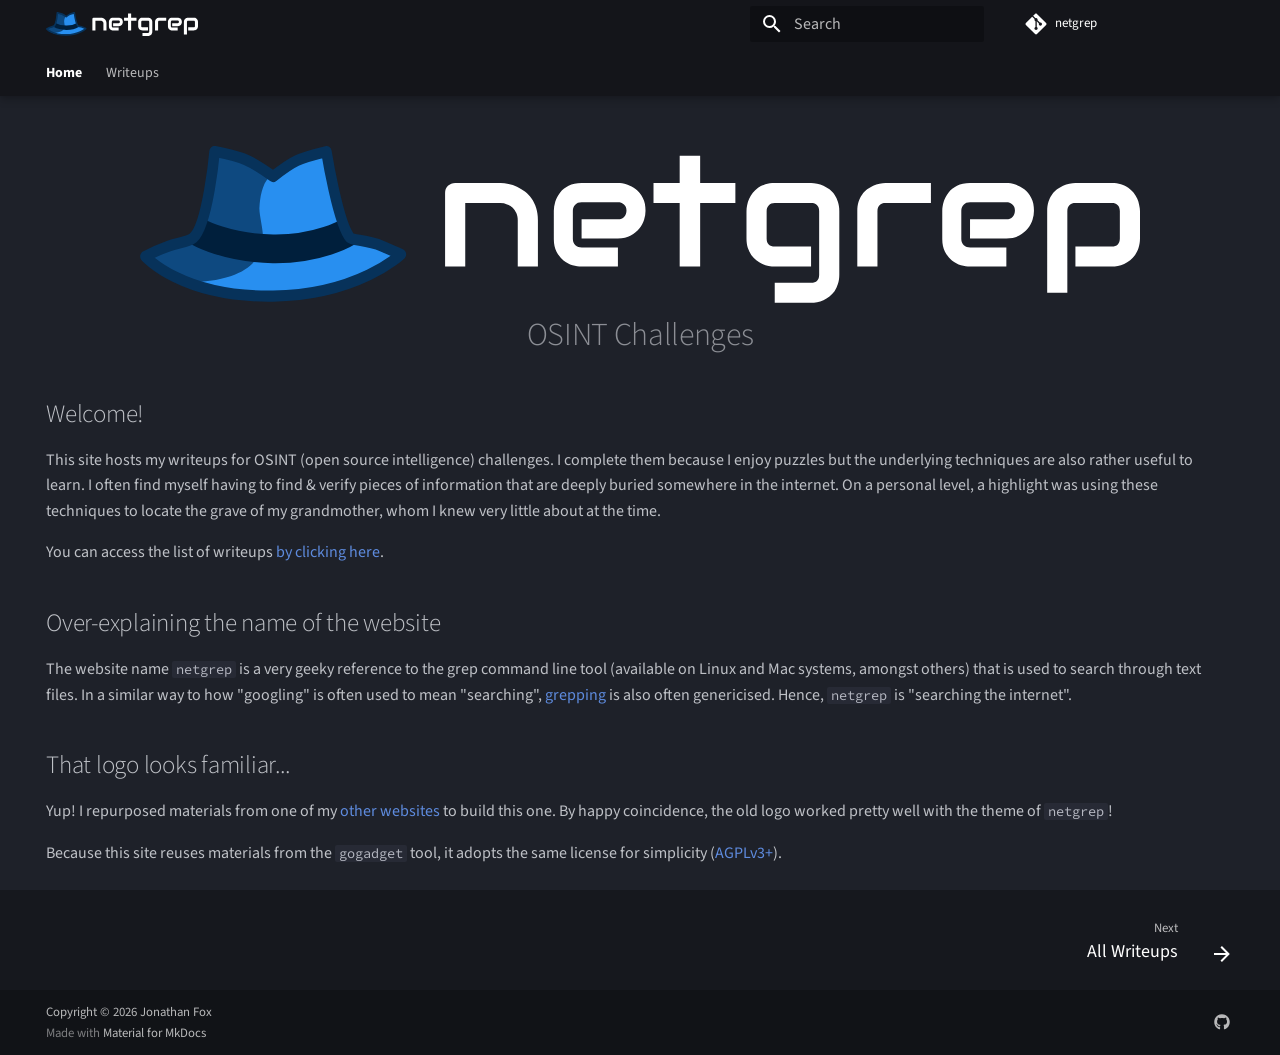
<file: index.html>
<!DOCTYPE html><html lang=en class=no-js><head><meta charset=utf-8><meta name=viewport content="width=device-width,initial-scale=1"><meta name=description content="Solution writeups for OSINT challenges"><meta name=author content="Jonathan Fox"><link href=https://netgrep.jfox.io/ rel=canonical><link href=blog/ rel=next><link rel=icon href=img/logo_square.png><meta name=generator content="mkdocs-1.6.1, mkdocs-material-9.7.6"><meta property=og:type content=website><meta property=og:title content="netgrep: OSINT Challenges"><meta property=og:description content="Solution writeups for OSINT challenges."><meta property=og:image content=https://netgrep.jfox.io/img/social_card.png><meta property=og:image:type content=image/png><meta property=og:image:width content=1280><meta property=og:image:height content=640><meta content=https://netgrep.jfox.io/ property=og:url><meta name=twitter:card content=summary_large_image><meta name=twitter:title content="netgrep: OSINT Challenges"><meta name=twitter:description content="Solution writeups for OSINT challenges."><meta name=twitter:image content=https://netgrep.jfox.io/img/social_card.png><meta property=twitter:domain content=netgrep.jfox.io><meta property=twitter:url content=https://netgrep.jfox.io><title>Home - netgrep</title><link rel=stylesheet href=assets/stylesheets/main.484c7ddc.min.css><link rel=stylesheet href=assets/stylesheets/palette.ab4e12ef.min.css><link rel=preconnect href=https://fonts.gstatic.com crossorigin><link rel=stylesheet href="https://fonts.googleapis.com/css?family=Source+Sans+3:300,300i,400,400i,700,700i%7CSource+Code+Pro:400,400i,700,700i&display=fallback"><style>:root{--md-text-font:"Source Sans 3";--md-code-font:"Source Code Pro"}</style><link rel=stylesheet href=css/extra.min.css><script>__md_scope=new URL(".",location),__md_hash=e=>[...e].reduce(((e,_)=>(e<<5)-e+_.charCodeAt(0)),0),__md_get=(e,_=localStorage,t=__md_scope)=>JSON.parse(_.getItem(t.pathname+"."+e)),__md_set=(e,_,t=localStorage,a=__md_scope)=>{try{t.setItem(a.pathname+"."+e,JSON.stringify(_))}catch(e){}}</script><link href=assets/stylesheets/glightbox.min.css rel=stylesheet><script src=assets/javascripts/glightbox.min.js></script><style id=glightbox-style>
            html.glightbox-open { overflow: initial; height: 100%; }
            .gslide-title { margin-top: 0px; user-select: text; }
            .gslide-desc { color: #666; user-select: text; }
            .gslide-image img { background: white; }
            .gscrollbar-fixer { padding-right: 15px; }
            .gdesc-inner { font-size: 0.75rem; }
            body[data-md-color-scheme="slate"] .gdesc-inner { background: var(--md-default-bg-color); }
            body[data-md-color-scheme="slate"] .gslide-title { color: var(--md-default-fg-color); }
            body[data-md-color-scheme="slate"] .gslide-desc { color: var(--md-default-fg-color); }
        </style></head> <body dir=ltr data-md-color-scheme=slate data-md-color-primary=black data-md-color-accent=indigo> <input class=md-toggle data-md-toggle=drawer type=checkbox id=__drawer autocomplete=off> <input class=md-toggle data-md-toggle=search type=checkbox id=__search autocomplete=off> <label class=md-overlay for=__drawer></label> <div data-md-component=skip> <a href=#welcome class=md-skip> Skip to content </a> </div> <div data-md-component=announce> </div> <header class="md-header md-header--shadow md-header--lifted" data-md-component=header> <nav class="md-header__inner md-grid" aria-label=Header> <a href=. title=netgrep class="md-header__button md-logo" aria-label=netgrep data-md-component=logo> <img src=img/header.svg alt=logo> </a> <label class="md-header__button md-icon" for=__drawer> <svg xmlns=http://www.w3.org/2000/svg viewbox="0 0 24 24"><path d="M3 6h18v2H3zm0 5h18v2H3zm0 5h18v2H3z"></path></svg> </label> <div class=md-header__title data-md-component=header-title> <div class=md-header__ellipsis> <div class=md-header__topic> <span class=md-ellipsis> netgrep </span> </div> <div class=md-header__topic data-md-component=header-topic> <span class=md-ellipsis> Home </span> </div> </div> </div> <label class="md-header__button md-icon" for=__search> <svg xmlns=http://www.w3.org/2000/svg viewbox="0 0 24 24"><path d="M9.5 3A6.5 6.5 0 0 1 16 9.5c0 1.61-.59 3.09-1.56 4.23l.27.27h.79l5 5-1.5 1.5-5-5v-.79l-.27-.27A6.52 6.52 0 0 1 9.5 16 6.5 6.5 0 0 1 3 9.5 6.5 6.5 0 0 1 9.5 3m0 2C7 5 5 7 5 9.5S7 14 9.5 14 14 12 14 9.5 12 5 9.5 5"></path></svg> </label> <div class=md-search data-md-component=search role=dialog> <label class=md-search__overlay for=__search></label> <div class=md-search__inner role=search> <form class=md-search__form name=search> <input type=text class=md-search__input name=query aria-label=Search placeholder=Search autocapitalize=off autocorrect=off autocomplete=off spellcheck=false data-md-component=search-query required> <label class="md-search__icon md-icon" for=__search> <svg xmlns=http://www.w3.org/2000/svg viewbox="0 0 24 24"><path d="M9.5 3A6.5 6.5 0 0 1 16 9.5c0 1.61-.59 3.09-1.56 4.23l.27.27h.79l5 5-1.5 1.5-5-5v-.79l-.27-.27A6.52 6.52 0 0 1 9.5 16 6.5 6.5 0 0 1 3 9.5 6.5 6.5 0 0 1 9.5 3m0 2C7 5 5 7 5 9.5S7 14 9.5 14 14 12 14 9.5 12 5 9.5 5"></path></svg> <svg xmlns=http://www.w3.org/2000/svg viewbox="0 0 24 24"><path d="M20 11v2H8l5.5 5.5-1.42 1.42L4.16 12l7.92-7.92L13.5 5.5 8 11z"></path></svg> </label> <nav class=md-search__options aria-label=Search> <button type=reset class="md-search__icon md-icon" title=Clear aria-label=Clear tabindex=-1> <svg xmlns=http://www.w3.org/2000/svg viewbox="0 0 24 24"><path d="M19 6.41 17.59 5 12 10.59 6.41 5 5 6.41 10.59 12 5 17.59 6.41 19 12 13.41 17.59 19 19 17.59 13.41 12z"></path></svg> </button> </nav> <div class=md-search__suggest data-md-component=search-suggest></div> </form> <div class=md-search__output> <div class=md-search__scrollwrap tabindex=0 data-md-scrollfix> <div class=md-search-result data-md-component=search-result> <div class=md-search-result__meta> Initializing search </div> <ol class=md-search-result__list role=presentation></ol> </div> </div> </div> </div> </div> <div class=md-header__source> <a href=https://github.com/jonathanfox5/netgrep title="Go to repository" class=md-source data-md-component=source> <div class="md-source__icon md-icon"> <svg xmlns=http://www.w3.org/2000/svg viewbox="0 0 448 512"><!-- Font Awesome Free 7.1.0 by @fontawesome - https://fontawesome.com License - https://fontawesome.com/license/free (Icons: CC BY 4.0, Fonts: SIL OFL 1.1, Code: MIT License) Copyright 2025 Fonticons, Inc.--><path d="M439.6 236.1 244 40.5c-5.4-5.5-12.8-8.5-20.4-8.5s-15 3-20.4 8.4L162.5 81l51.5 51.5c27.1-9.1 52.7 16.8 43.4 43.7l49.7 49.7c34.2-11.8 61.2 31 35.5 56.7-26.5 26.5-70.2-2.9-56-37.3L240.3 199v121.9c25.3 12.5 22.3 41.8 9.1 55-6.4 6.4-15.2 10.1-24.3 10.1s-17.8-3.6-24.3-10.1c-17.6-17.6-11.1-46.9 11.2-56v-123c-20.8-8.5-24.6-30.7-18.6-45L142.6 101 8.5 235.1C3 240.6 0 247.9 0 255.5s3 15 8.5 20.4l195.6 195.7c5.4 5.4 12.7 8.4 20.4 8.4s15-3 20.4-8.4l194.7-194.7c5.4-5.4 8.4-12.8 8.4-20.4s-3-15-8.4-20.4"></path></svg> </div> <div class=md-source__repository> netgrep </div> </a> </div> </nav> <nav class=md-tabs aria-label=Tabs data-md-component=tabs> <div class=md-grid> <ul class=md-tabs__list> <li class="md-tabs__item md-tabs__item--active"> <a href=. class=md-tabs__link> Home </a> </li> <li class=md-tabs__item> <a href=blog/ class=md-tabs__link> Writeups </a> </li> </ul> </div> </nav> </header> <div class=md-container data-md-component=container> <main class=md-main data-md-component=main> <div class="md-main__inner md-grid"> <div class="md-sidebar md-sidebar--primary" data-md-component=sidebar data-md-type=navigation hidden> <div class=md-sidebar__scrollwrap> <div class=md-sidebar__inner> <nav class="md-nav md-nav--primary md-nav--lifted md-nav--integrated" aria-label=Navigation data-md-level=0> <label class=md-nav__title for=__drawer> <a href=. title=netgrep class="md-nav__button md-logo" aria-label=netgrep data-md-component=logo> <img src=img/header.svg alt=logo> </a> netgrep </label> <div class=md-nav__source> <a href=https://github.com/jonathanfox5/netgrep title="Go to repository" class=md-source data-md-component=source> <div class="md-source__icon md-icon"> <svg xmlns=http://www.w3.org/2000/svg viewbox="0 0 448 512"><!-- Font Awesome Free 7.1.0 by @fontawesome - https://fontawesome.com License - https://fontawesome.com/license/free (Icons: CC BY 4.0, Fonts: SIL OFL 1.1, Code: MIT License) Copyright 2025 Fonticons, Inc.--><path d="M439.6 236.1 244 40.5c-5.4-5.5-12.8-8.5-20.4-8.5s-15 3-20.4 8.4L162.5 81l51.5 51.5c27.1-9.1 52.7 16.8 43.4 43.7l49.7 49.7c34.2-11.8 61.2 31 35.5 56.7-26.5 26.5-70.2-2.9-56-37.3L240.3 199v121.9c25.3 12.5 22.3 41.8 9.1 55-6.4 6.4-15.2 10.1-24.3 10.1s-17.8-3.6-24.3-10.1c-17.6-17.6-11.1-46.9 11.2-56v-123c-20.8-8.5-24.6-30.7-18.6-45L142.6 101 8.5 235.1C3 240.6 0 247.9 0 255.5s3 15 8.5 20.4l195.6 195.7c5.4 5.4 12.7 8.4 20.4 8.4s15-3 20.4-8.4l194.7-194.7c5.4-5.4 8.4-12.8 8.4-20.4s-3-15-8.4-20.4"></path></svg> </div> <div class=md-source__repository> netgrep </div> </a> </div> <ul class=md-nav__list data-md-scrollfix> <li class="md-nav__item md-nav__item--active"> <input class="md-nav__toggle md-toggle" type=checkbox id=__toc> <label class="md-nav__link md-nav__link--active" for=__toc> <span class=md-ellipsis> Home </span> <span class="md-nav__icon md-icon"></span> </label> <a href=. class="md-nav__link md-nav__link--active"> <span class=md-ellipsis> Home </span> </a> <nav class="md-nav md-nav--secondary" aria-label="Table of contents"> <label class=md-nav__title for=__toc> <span class="md-nav__icon md-icon"></span> Table of contents </label> <ul class=md-nav__list data-md-component=toc data-md-scrollfix> <li class=md-nav__item> <a href=#welcome class=md-nav__link> <span class=md-ellipsis> Welcome! </span> </a> </li> <li class=md-nav__item> <a href=#over-explaining-the-name-of-the-website class=md-nav__link> <span class=md-ellipsis> Over-explaining the name of the website </span> </a> </li> <li class=md-nav__item> <a href=#that-logo-looks-familiar class=md-nav__link> <span class=md-ellipsis> That logo looks familiar... </span> </a> </li> </ul> </nav> </li> <li class="md-nav__item md-nav__item--nested"> <input class="md-nav__toggle md-toggle " type=checkbox id=__nav_2> <div class="md-nav__link md-nav__container"> <a href=blog/ class="md-nav__link "> <span class=md-ellipsis> Writeups </span> </a> <label class="md-nav__link " for=__nav_2 id=__nav_2_label tabindex=0> <span class="md-nav__icon md-icon"></span> </label> </div> <nav class=md-nav data-md-level=1 aria-labelledby=__nav_2_label aria-expanded=false> <label class=md-nav__title for=__nav_2> <span class="md-nav__icon md-icon"></span> Writeups </label> <ul class=md-nav__list data-md-scrollfix> <li class="md-nav__item md-nav__item--nested"> <input class="md-nav__toggle md-toggle " type=checkbox id=__nav_2_2> <label class=md-nav__link for=__nav_2_2 id=__nav_2_2_label tabindex=0> <span class=md-ellipsis> Archive </span> <span class="md-nav__icon md-icon"></span> </label> <nav class=md-nav data-md-level=2 aria-labelledby=__nav_2_2_label aria-expanded=false> <label class=md-nav__title for=__nav_2_2> <span class="md-nav__icon md-icon"></span> Archive </label> <ul class=md-nav__list data-md-scrollfix> <li class=md-nav__item> <a href=blog/archive/2026/ class=md-nav__link> <span class=md-ellipsis> 2026 </span> </a> </li> </ul> </nav> </li> <li class="md-nav__item md-nav__item--nested"> <input class="md-nav__toggle md-toggle " type=checkbox id=__nav_2_3> <label class=md-nav__link for=__nav_2_3 id=__nav_2_3_label tabindex=0> <span class=md-ellipsis> Categories </span> <span class="md-nav__icon md-icon"></span> </label> <nav class=md-nav data-md-level=2 aria-labelledby=__nav_2_3_label aria-expanded=false> <label class=md-nav__title for=__nav_2_3> <span class="md-nav__icon md-icon"></span> Categories </label> <ul class=md-nav__list data-md-scrollfix> <li class=md-nav__item> <a href=blog/category/grahlix-osint-solutions/ class=md-nav__link> <span class=md-ellipsis> Grahlix OSINT Solutions </span> </a> </li> </ul> </nav> </li> </ul> </nav> </li> </ul> </nav> </div> </div> </div> <div class=md-content data-md-component=content> <article class="md-content__inner md-typeset"> <h1 align=center> <a href=https://netgrep.jfox.io><img src=img/header.svg alt=netgrep style="max-width: 1000px; width: 90%; height: auto"></a> <br> OSINT Challenges </h1> <h2 id=welcome>Welcome!</h2> <p>This site hosts my writeups for OSINT (open source intelligence) challenges. I complete them because I enjoy puzzles but the underlying techniques are also rather useful to learn. I often find myself having to find &amp; verify pieces of information that are deeply buried somewhere in the internet. On a personal level, a highlight was using these techniques to locate the grave of my grandmother, whom I knew very little about at the time.</p> <p>You can access the list of writeups <a href=blog/ >by clicking here</a>.</p> <h2 id=over-explaining-the-name-of-the-website>Over-explaining the name of the website</h2> <p>The website name <code>netgrep</code> is a very geeky reference to the grep command line tool (available on Linux and Mac systems, amongst others) that is used to search through text files. In a similar way to how "googling" is often used to mean "searching", <a href=https://en.wiktionary.org/wiki/grepping>grepping</a> is also often genericised. Hence, <code>netgrep</code> is "searching the internet".</p> <h2 id=that-logo-looks-familiar>That logo looks familiar...</h2> <p>Yup! I repurposed materials from one of my <a href=https://gogadget.jfox.io>other websites</a> to build this one. By happy coincidence, the old logo worked pretty well with the theme of <code>netgrep</code>!</p> <p>Because this site reuses materials from the <code>gogadget</code> tool, it adopts the same license for simplicity (<a href=https://github.com/jonathanfox5/netgrep/blob/master/LICENSE>AGPLv3+</a>).</p> </article> </div> <script>var target=document.getElementById(location.hash.slice(1));target&&target.name&&(target.checked=target.name.startsWith("__tabbed_"))</script> </div> </main> <footer class=md-footer> <nav class="md-footer__inner md-grid" aria-label=Footer> <a href=blog/ class="md-footer__link md-footer__link--next" aria-label="Next: All Writeups"> <div class=md-footer__title> <span class=md-footer__direction> Next </span> <div class=md-ellipsis> All Writeups </div> </div> <div class="md-footer__button md-icon"> <svg xmlns=http://www.w3.org/2000/svg viewbox="0 0 24 24"><path d="M4 11v2h12l-5.5 5.5 1.42 1.42L19.84 12l-7.92-7.92L10.5 5.5 16 11z"></path></svg> </div> </a> </nav> <div class="md-footer-meta md-typeset"> <div class="md-footer-meta__inner md-grid"> <div class=md-copyright> <div class=md-copyright__highlight> Copyright © 2026 Jonathan Fox </div> Made with <a href=https://squidfunk.github.io/mkdocs-material/ target=_blank rel=noopener> Material for MkDocs </a> </div> <div class=md-social> <a href=https://github.com/jonathanfox5/netgrep target=_blank rel=noopener title="netgrep on Github" class=md-social__link> <svg xmlns=http://www.w3.org/2000/svg viewbox="0 0 512 512"><!-- Font Awesome Free 7.1.0 by @fontawesome - https://fontawesome.com License - https://fontawesome.com/license/free (Icons: CC BY 4.0, Fonts: SIL OFL 1.1, Code: MIT License) Copyright 2025 Fonticons, Inc.--><path d="M173.9 397.4c0 2-2.3 3.6-5.2 3.6-3.3.3-5.6-1.3-5.6-3.6 0-2 2.3-3.6 5.2-3.6 3-.3 5.6 1.3 5.6 3.6m-31.1-4.5c-.7 2 1.3 4.3 4.3 4.9 2.6 1 5.6 0 6.2-2s-1.3-4.3-4.3-5.2c-2.6-.7-5.5.3-6.2 2.3m44.2-1.7c-2.9.7-4.9 2.6-4.6 4.9.3 2 2.9 3.3 5.9 2.6 2.9-.7 4.9-2.6 4.6-4.6-.3-1.9-3-3.2-5.9-2.9M252.8 8C114.1 8 8 113.3 8 252c0 110.9 69.8 205.8 169.5 239.2 12.8 2.3 17.3-5.6 17.3-12.1 0-6.2-.3-40.4-.3-61.4 0 0-70 15-84.7-29.8 0 0-11.4-29.1-27.8-36.6 0 0-22.9-15.7 1.6-15.4 0 0 24.9 2 38.6 25.8 21.9 38.6 58.6 27.5 72.9 20.9 2.3-16 8.8-27.1 16-33.7-55.9-6.2-112.3-14.3-112.3-110.5 0-27.5 7.6-41.3 23.6-58.9-2.6-6.5-11.1-33.3 2.6-67.9 20.9-6.5 69 27 69 27 20-5.6 41.5-8.5 62.8-8.5s42.8 2.9 62.8 8.5c0 0 48.1-33.6 69-27 13.7 34.7 5.2 61.4 2.6 67.9 16 17.7 25.8 31.5 25.8 58.9 0 96.5-58.9 104.2-114.8 110.5 9.2 7.9 17 22.9 17 46.4 0 33.7-.3 75.4-.3 83.6 0 6.5 4.6 14.4 17.3 12.1C436.2 457.8 504 362.9 504 252 504 113.3 391.5 8 252.8 8M105.2 352.9c-1.3 1-1 3.3.7 5.2 1.6 1.6 3.9 2.3 5.2 1 1.3-1 1-3.3-.7-5.2-1.6-1.6-3.9-2.3-5.2-1m-10.8-8.1c-.7 1.3.3 2.9 2.3 3.9 1.6 1 3.6.7 4.3-.7.7-1.3-.3-2.9-2.3-3.9-2-.6-3.6-.3-4.3.7m32.4 35.6c-1.6 1.3-1 4.3 1.3 6.2 2.3 2.3 5.2 2.6 6.5 1 1.3-1.3.7-4.3-1.3-6.2-2.2-2.3-5.2-2.6-6.5-1m-11.4-14.7c-1.6 1-1.6 3.6 0 5.9s4.3 3.3 5.6 2.3c1.6-1.3 1.6-3.9 0-6.2-1.4-2.3-4-3.3-5.6-2"></path></svg> </a> </div> </div> </div> </footer> </div> <div class=md-dialog data-md-component=dialog> <div class="md-dialog__inner md-typeset"></div> </div> <script id=__config type=application/json>{"annotate": null, "base": ".", "features": ["content.code.copy", "navigation.footer", "navigation.tabs", "navigation.tabs.sticky", "navigation.instant", "navigation.indexes", "search.suggest", "toc.integrate"], "search": "assets/javascripts/workers/search.2c215733.min.js", "tags": null, "translations": {"clipboard.copied": "Copied to clipboard", "clipboard.copy": "Copy to clipboard", "search.result.more.one": "1 more on this page", "search.result.more.other": "# more on this page", "search.result.none": "No matching documents", "search.result.one": "1 matching document", "search.result.other": "# matching documents", "search.result.placeholder": "Type to start searching", "search.result.term.missing": "Missing", "select.version": "Select version"}, "version": null}</script> <script src=assets/javascripts/bundle.79ae519e.min.js></script> <script src=javascript/tablesort.min.js></script> <script src=javascript/tablesort_select.min.js></script> <script id=init-glightbox>const lightbox = GLightbox({"touchNavigation": true, "loop": false, "zoomable": true, "draggable": true, "openEffect": "zoom", "closeEffect": "zoom", "slideEffect": "slide"});
document$.subscribe(()=>{ lightbox.reload(); });
</script></body></html>
</file>
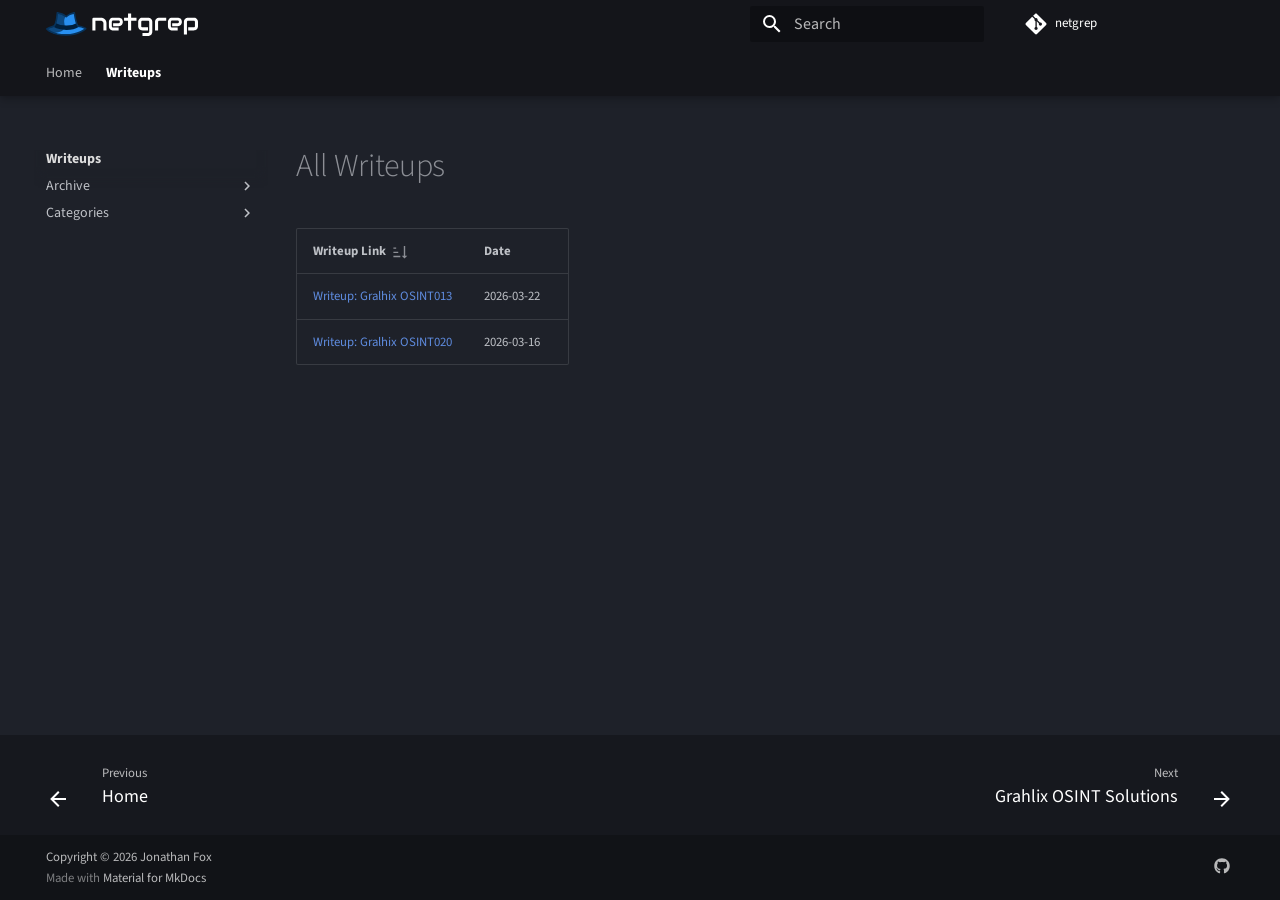
<file: blog/index.html>
<!DOCTYPE html><html lang=en class=no-js><head><meta charset=utf-8><meta name=viewport content="width=device-width,initial-scale=1"><meta name=description content="Solution writeups for OSINT challenges"><meta name=author content="Jonathan Fox"><link href=https://netgrep.jfox.io/blog/ rel=canonical><link rel=prev href=..><link href=category/grahlix-osint-solutions/ rel=next><link rel=icon href=../img/logo_square.png><meta name=generator content="mkdocs-1.6.1, mkdocs-material-9.7.6"><meta property=og:type content=website><meta property=og:title content="netgrep: OSINT Challenges"><meta property=og:description content="Solution writeups for OSINT challenges."><meta property=og:image content=https://netgrep.jfox.io/img/social_card.png><meta property=og:image:type content=image/png><meta property=og:image:width content=1280><meta property=og:image:height content=640><meta content=https://netgrep.jfox.io/ property=og:url><meta name=twitter:card content=summary_large_image><meta name=twitter:title content="netgrep: OSINT Challenges"><meta name=twitter:description content="Solution writeups for OSINT challenges."><meta name=twitter:image content=https://netgrep.jfox.io/img/social_card.png><meta property=twitter:domain content=netgrep.jfox.io><meta property=twitter:url content=https://netgrep.jfox.io><title>All Writeups - netgrep</title><link rel=stylesheet href=../assets/stylesheets/main.484c7ddc.min.css><link rel=stylesheet href=../assets/stylesheets/palette.ab4e12ef.min.css><link rel=preconnect href=https://fonts.gstatic.com crossorigin><link rel=stylesheet href="https://fonts.googleapis.com/css?family=Source+Sans+3:300,300i,400,400i,700,700i%7CSource+Code+Pro:400,400i,700,700i&display=fallback"><style>:root{--md-text-font:"Source Sans 3";--md-code-font:"Source Code Pro"}</style><link rel=stylesheet href=../css/extra.min.css><script>__md_scope=new URL("..",location),__md_hash=e=>[...e].reduce(((e,_)=>(e<<5)-e+_.charCodeAt(0)),0),__md_get=(e,_=localStorage,t=__md_scope)=>JSON.parse(_.getItem(t.pathname+"."+e)),__md_set=(e,_,t=localStorage,a=__md_scope)=>{try{t.setItem(a.pathname+"."+e,JSON.stringify(_))}catch(e){}}</script><link href=../assets/stylesheets/glightbox.min.css rel=stylesheet><script src=../assets/javascripts/glightbox.min.js></script><style id=glightbox-style>
            html.glightbox-open { overflow: initial; height: 100%; }
            .gslide-title { margin-top: 0px; user-select: text; }
            .gslide-desc { color: #666; user-select: text; }
            .gslide-image img { background: white; }
            .gscrollbar-fixer { padding-right: 15px; }
            .gdesc-inner { font-size: 0.75rem; }
            body[data-md-color-scheme="slate"] .gdesc-inner { background: var(--md-default-bg-color); }
            body[data-md-color-scheme="slate"] .gslide-title { color: var(--md-default-fg-color); }
            body[data-md-color-scheme="slate"] .gslide-desc { color: var(--md-default-fg-color); }
        </style></head> <body dir=ltr data-md-color-scheme=slate data-md-color-primary=black data-md-color-accent=indigo> <input class=md-toggle data-md-toggle=drawer type=checkbox id=__drawer autocomplete=off> <input class=md-toggle data-md-toggle=search type=checkbox id=__search autocomplete=off> <label class=md-overlay for=__drawer></label> <div data-md-component=skip> <a href=#all-writeups class=md-skip> Skip to content </a> </div> <div data-md-component=announce> </div> <header class="md-header md-header--shadow md-header--lifted" data-md-component=header> <nav class="md-header__inner md-grid" aria-label=Header> <a href=.. title=netgrep class="md-header__button md-logo" aria-label=netgrep data-md-component=logo> <img src=../img/header.svg alt=logo> </a> <label class="md-header__button md-icon" for=__drawer> <svg xmlns=http://www.w3.org/2000/svg viewbox="0 0 24 24"><path d="M3 6h18v2H3zm0 5h18v2H3zm0 5h18v2H3z"></path></svg> </label> <div class=md-header__title data-md-component=header-title> <div class=md-header__ellipsis> <div class=md-header__topic> <span class=md-ellipsis> netgrep </span> </div> <div class=md-header__topic data-md-component=header-topic> <span class=md-ellipsis> All Writeups </span> </div> </div> </div> <label class="md-header__button md-icon" for=__search> <svg xmlns=http://www.w3.org/2000/svg viewbox="0 0 24 24"><path d="M9.5 3A6.5 6.5 0 0 1 16 9.5c0 1.61-.59 3.09-1.56 4.23l.27.27h.79l5 5-1.5 1.5-5-5v-.79l-.27-.27A6.52 6.52 0 0 1 9.5 16 6.5 6.5 0 0 1 3 9.5 6.5 6.5 0 0 1 9.5 3m0 2C7 5 5 7 5 9.5S7 14 9.5 14 14 12 14 9.5 12 5 9.5 5"></path></svg> </label> <div class=md-search data-md-component=search role=dialog> <label class=md-search__overlay for=__search></label> <div class=md-search__inner role=search> <form class=md-search__form name=search> <input type=text class=md-search__input name=query aria-label=Search placeholder=Search autocapitalize=off autocorrect=off autocomplete=off spellcheck=false data-md-component=search-query required> <label class="md-search__icon md-icon" for=__search> <svg xmlns=http://www.w3.org/2000/svg viewbox="0 0 24 24"><path d="M9.5 3A6.5 6.5 0 0 1 16 9.5c0 1.61-.59 3.09-1.56 4.23l.27.27h.79l5 5-1.5 1.5-5-5v-.79l-.27-.27A6.52 6.52 0 0 1 9.5 16 6.5 6.5 0 0 1 3 9.5 6.5 6.5 0 0 1 9.5 3m0 2C7 5 5 7 5 9.5S7 14 9.5 14 14 12 14 9.5 12 5 9.5 5"></path></svg> <svg xmlns=http://www.w3.org/2000/svg viewbox="0 0 24 24"><path d="M20 11v2H8l5.5 5.5-1.42 1.42L4.16 12l7.92-7.92L13.5 5.5 8 11z"></path></svg> </label> <nav class=md-search__options aria-label=Search> <button type=reset class="md-search__icon md-icon" title=Clear aria-label=Clear tabindex=-1> <svg xmlns=http://www.w3.org/2000/svg viewbox="0 0 24 24"><path d="M19 6.41 17.59 5 12 10.59 6.41 5 5 6.41 10.59 12 5 17.59 6.41 19 12 13.41 17.59 19 19 17.59 13.41 12z"></path></svg> </button> </nav> <div class=md-search__suggest data-md-component=search-suggest></div> </form> <div class=md-search__output> <div class=md-search__scrollwrap tabindex=0 data-md-scrollfix> <div class=md-search-result data-md-component=search-result> <div class=md-search-result__meta> Initializing search </div> <ol class=md-search-result__list role=presentation></ol> </div> </div> </div> </div> </div> <div class=md-header__source> <a href=https://github.com/jonathanfox5/netgrep title="Go to repository" class=md-source data-md-component=source> <div class="md-source__icon md-icon"> <svg xmlns=http://www.w3.org/2000/svg viewbox="0 0 448 512"><!-- Font Awesome Free 7.1.0 by @fontawesome - https://fontawesome.com License - https://fontawesome.com/license/free (Icons: CC BY 4.0, Fonts: SIL OFL 1.1, Code: MIT License) Copyright 2025 Fonticons, Inc.--><path d="M439.6 236.1 244 40.5c-5.4-5.5-12.8-8.5-20.4-8.5s-15 3-20.4 8.4L162.5 81l51.5 51.5c27.1-9.1 52.7 16.8 43.4 43.7l49.7 49.7c34.2-11.8 61.2 31 35.5 56.7-26.5 26.5-70.2-2.9-56-37.3L240.3 199v121.9c25.3 12.5 22.3 41.8 9.1 55-6.4 6.4-15.2 10.1-24.3 10.1s-17.8-3.6-24.3-10.1c-17.6-17.6-11.1-46.9 11.2-56v-123c-20.8-8.5-24.6-30.7-18.6-45L142.6 101 8.5 235.1C3 240.6 0 247.9 0 255.5s3 15 8.5 20.4l195.6 195.7c5.4 5.4 12.7 8.4 20.4 8.4s15-3 20.4-8.4l194.7-194.7c5.4-5.4 8.4-12.8 8.4-20.4s-3-15-8.4-20.4"></path></svg> </div> <div class=md-source__repository> netgrep </div> </a> </div> </nav> <nav class=md-tabs aria-label=Tabs data-md-component=tabs> <div class=md-grid> <ul class=md-tabs__list> <li class=md-tabs__item> <a href=.. class=md-tabs__link> Home </a> </li> <li class="md-tabs__item md-tabs__item--active"> <a href=./ class=md-tabs__link> Writeups </a> </li> </ul> </div> </nav> </header> <div class=md-container data-md-component=container> <main class=md-main data-md-component=main> <div class="md-main__inner md-grid"> <div class="md-sidebar md-sidebar--primary" data-md-component=sidebar data-md-type=navigation> <div class=md-sidebar__scrollwrap> <div class=md-sidebar__inner> <nav class="md-nav md-nav--primary md-nav--lifted md-nav--integrated" aria-label=Navigation data-md-level=0> <label class=md-nav__title for=__drawer> <a href=.. title=netgrep class="md-nav__button md-logo" aria-label=netgrep data-md-component=logo> <img src=../img/header.svg alt=logo> </a> netgrep </label> <div class=md-nav__source> <a href=https://github.com/jonathanfox5/netgrep title="Go to repository" class=md-source data-md-component=source> <div class="md-source__icon md-icon"> <svg xmlns=http://www.w3.org/2000/svg viewbox="0 0 448 512"><!-- Font Awesome Free 7.1.0 by @fontawesome - https://fontawesome.com License - https://fontawesome.com/license/free (Icons: CC BY 4.0, Fonts: SIL OFL 1.1, Code: MIT License) Copyright 2025 Fonticons, Inc.--><path d="M439.6 236.1 244 40.5c-5.4-5.5-12.8-8.5-20.4-8.5s-15 3-20.4 8.4L162.5 81l51.5 51.5c27.1-9.1 52.7 16.8 43.4 43.7l49.7 49.7c34.2-11.8 61.2 31 35.5 56.7-26.5 26.5-70.2-2.9-56-37.3L240.3 199v121.9c25.3 12.5 22.3 41.8 9.1 55-6.4 6.4-15.2 10.1-24.3 10.1s-17.8-3.6-24.3-10.1c-17.6-17.6-11.1-46.9 11.2-56v-123c-20.8-8.5-24.6-30.7-18.6-45L142.6 101 8.5 235.1C3 240.6 0 247.9 0 255.5s3 15 8.5 20.4l195.6 195.7c5.4 5.4 12.7 8.4 20.4 8.4s15-3 20.4-8.4l194.7-194.7c5.4-5.4 8.4-12.8 8.4-20.4s-3-15-8.4-20.4"></path></svg> </div> <div class=md-source__repository> netgrep </div> </a> </div> <ul class=md-nav__list data-md-scrollfix> <li class=md-nav__item> <a href=.. class=md-nav__link> <span class=md-ellipsis> Home </span> </a> </li> <li class="md-nav__item md-nav__item--active md-nav__item--section md-nav__item--nested"> <input class="md-nav__toggle md-toggle " type=checkbox id=__nav_2 checked> <div class="md-nav__link md-nav__container"> <a href=./ class="md-nav__link md-nav__link--active"> <span class=md-ellipsis> Writeups </span> </a> <label class="md-nav__link md-nav__link--active" for=__nav_2 id=__nav_2_label tabindex> <span class="md-nav__icon md-icon"></span> </label> </div> <nav class=md-nav data-md-level=1 aria-labelledby=__nav_2_label aria-expanded=true> <label class=md-nav__title for=__nav_2> <span class="md-nav__icon md-icon"></span> Writeups </label> <ul class=md-nav__list data-md-scrollfix> <li class="md-nav__item md-nav__item--nested"> <input class="md-nav__toggle md-toggle " type=checkbox id=__nav_2_2> <label class=md-nav__link for=__nav_2_2 id=__nav_2_2_label tabindex=0> <span class=md-ellipsis> Archive </span> <span class="md-nav__icon md-icon"></span> </label> <nav class=md-nav data-md-level=2 aria-labelledby=__nav_2_2_label aria-expanded=false> <label class=md-nav__title for=__nav_2_2> <span class="md-nav__icon md-icon"></span> Archive </label> <ul class=md-nav__list data-md-scrollfix> <li class=md-nav__item> <a href=archive/2026/ class=md-nav__link> <span class=md-ellipsis> 2026 </span> </a> </li> </ul> </nav> </li> <li class="md-nav__item md-nav__item--nested"> <input class="md-nav__toggle md-toggle " type=checkbox id=__nav_2_3> <label class=md-nav__link for=__nav_2_3 id=__nav_2_3_label tabindex=0> <span class=md-ellipsis> Categories </span> <span class="md-nav__icon md-icon"></span> </label> <nav class=md-nav data-md-level=2 aria-labelledby=__nav_2_3_label aria-expanded=false> <label class=md-nav__title for=__nav_2_3> <span class="md-nav__icon md-icon"></span> Categories </label> <ul class=md-nav__list data-md-scrollfix> <li class=md-nav__item> <a href=category/grahlix-osint-solutions/ class=md-nav__link> <span class=md-ellipsis> Grahlix OSINT Solutions </span> </a> </li> </ul> </nav> </li> </ul> </nav> </li> </ul> </nav> </div> </div> </div> <div class=md-content data-md-component=content> <div class=md-content__inner> <header class=md-typeset><h1 id=all-writeups>All Writeups</h1></header> <main class=md-typeset> <article> <table> <thead> <tr> <th data-sort-default>Writeup Link</th> <th>Date</th> </tr> </thead> <tbody> <tr> <td><a href=2026/03/22/gralhix_osint013/ >Writeup: Gralhix OSINT013</a></td> <td> <time datetime="2026-03-22 00:00:00+00:00">2026-03-22</time> </td> </tr> <tr> <td><a href=2026/03/16/writeup58-gralhix-osint020/ >Writeup: Gralhix OSINT020</a></td> <td> <time datetime="2026-03-16 00:00:00+00:00">2026-03-16</time> </td> </tr> </tbody> </table> </article> </main> </div> </div> <script>var target=document.getElementById(location.hash.slice(1));target&&target.name&&(target.checked=target.name.startsWith("__tabbed_"))</script> </div> </main> <footer class=md-footer> <nav class="md-footer__inner md-grid" aria-label=Footer> <a href=.. class="md-footer__link md-footer__link--prev" aria-label="Previous: Home"> <div class="md-footer__button md-icon"> <svg xmlns=http://www.w3.org/2000/svg viewbox="0 0 24 24"><path d="M20 11v2H8l5.5 5.5-1.42 1.42L4.16 12l7.92-7.92L13.5 5.5 8 11z"></path></svg> </div> <div class=md-footer__title> <span class=md-footer__direction> Previous </span> <div class=md-ellipsis> Home </div> </div> </a> <a href=category/grahlix-osint-solutions/ class="md-footer__link md-footer__link--next" aria-label="Next: Grahlix OSINT Solutions"> <div class=md-footer__title> <span class=md-footer__direction> Next </span> <div class=md-ellipsis> Grahlix OSINT Solutions </div> </div> <div class="md-footer__button md-icon"> <svg xmlns=http://www.w3.org/2000/svg viewbox="0 0 24 24"><path d="M4 11v2h12l-5.5 5.5 1.42 1.42L19.84 12l-7.92-7.92L10.5 5.5 16 11z"></path></svg> </div> </a> </nav> <div class="md-footer-meta md-typeset"> <div class="md-footer-meta__inner md-grid"> <div class=md-copyright> <div class=md-copyright__highlight> Copyright © 2026 Jonathan Fox </div> Made with <a href=https://squidfunk.github.io/mkdocs-material/ target=_blank rel=noopener> Material for MkDocs </a> </div> <div class=md-social> <a href=https://github.com/jonathanfox5/netgrep target=_blank rel=noopener title="netgrep on Github" class=md-social__link> <svg xmlns=http://www.w3.org/2000/svg viewbox="0 0 512 512"><!-- Font Awesome Free 7.1.0 by @fontawesome - https://fontawesome.com License - https://fontawesome.com/license/free (Icons: CC BY 4.0, Fonts: SIL OFL 1.1, Code: MIT License) Copyright 2025 Fonticons, Inc.--><path d="M173.9 397.4c0 2-2.3 3.6-5.2 3.6-3.3.3-5.6-1.3-5.6-3.6 0-2 2.3-3.6 5.2-3.6 3-.3 5.6 1.3 5.6 3.6m-31.1-4.5c-.7 2 1.3 4.3 4.3 4.9 2.6 1 5.6 0 6.2-2s-1.3-4.3-4.3-5.2c-2.6-.7-5.5.3-6.2 2.3m44.2-1.7c-2.9.7-4.9 2.6-4.6 4.9.3 2 2.9 3.3 5.9 2.6 2.9-.7 4.9-2.6 4.6-4.6-.3-1.9-3-3.2-5.9-2.9M252.8 8C114.1 8 8 113.3 8 252c0 110.9 69.8 205.8 169.5 239.2 12.8 2.3 17.3-5.6 17.3-12.1 0-6.2-.3-40.4-.3-61.4 0 0-70 15-84.7-29.8 0 0-11.4-29.1-27.8-36.6 0 0-22.9-15.7 1.6-15.4 0 0 24.9 2 38.6 25.8 21.9 38.6 58.6 27.5 72.9 20.9 2.3-16 8.8-27.1 16-33.7-55.9-6.2-112.3-14.3-112.3-110.5 0-27.5 7.6-41.3 23.6-58.9-2.6-6.5-11.1-33.3 2.6-67.9 20.9-6.5 69 27 69 27 20-5.6 41.5-8.5 62.8-8.5s42.8 2.9 62.8 8.5c0 0 48.1-33.6 69-27 13.7 34.7 5.2 61.4 2.6 67.9 16 17.7 25.8 31.5 25.8 58.9 0 96.5-58.9 104.2-114.8 110.5 9.2 7.9 17 22.9 17 46.4 0 33.7-.3 75.4-.3 83.6 0 6.5 4.6 14.4 17.3 12.1C436.2 457.8 504 362.9 504 252 504 113.3 391.5 8 252.8 8M105.2 352.9c-1.3 1-1 3.3.7 5.2 1.6 1.6 3.9 2.3 5.2 1 1.3-1 1-3.3-.7-5.2-1.6-1.6-3.9-2.3-5.2-1m-10.8-8.1c-.7 1.3.3 2.9 2.3 3.9 1.6 1 3.6.7 4.3-.7.7-1.3-.3-2.9-2.3-3.9-2-.6-3.6-.3-4.3.7m32.4 35.6c-1.6 1.3-1 4.3 1.3 6.2 2.3 2.3 5.2 2.6 6.5 1 1.3-1.3.7-4.3-1.3-6.2-2.2-2.3-5.2-2.6-6.5-1m-11.4-14.7c-1.6 1-1.6 3.6 0 5.9s4.3 3.3 5.6 2.3c1.6-1.3 1.6-3.9 0-6.2-1.4-2.3-4-3.3-5.6-2"></path></svg> </a> </div> </div> </div> </footer> </div> <div class=md-dialog data-md-component=dialog> <div class="md-dialog__inner md-typeset"></div> </div> <script id=__config type=application/json>{"annotate": null, "base": "..", "features": ["content.code.copy", "navigation.footer", "navigation.tabs", "navigation.tabs.sticky", "navigation.instant", "navigation.indexes", "search.suggest", "toc.integrate"], "search": "../assets/javascripts/workers/search.2c215733.min.js", "tags": null, "translations": {"clipboard.copied": "Copied to clipboard", "clipboard.copy": "Copy to clipboard", "search.result.more.one": "1 more on this page", "search.result.more.other": "# more on this page", "search.result.none": "No matching documents", "search.result.one": "1 matching document", "search.result.other": "# matching documents", "search.result.placeholder": "Type to start searching", "search.result.term.missing": "Missing", "select.version": "Select version"}, "version": null}</script> <script src=../assets/javascripts/bundle.79ae519e.min.js></script> <script src=../javascript/tablesort.min.js></script> <script src=../javascript/tablesort_select.min.js></script> <script id=init-glightbox>const lightbox = GLightbox({"touchNavigation": true, "loop": false, "zoomable": true, "draggable": true, "openEffect": "zoom", "closeEffect": "zoom", "slideEffect": "slide"});
document$.subscribe(()=>{ lightbox.reload(); });
</script></body></html>
</file>
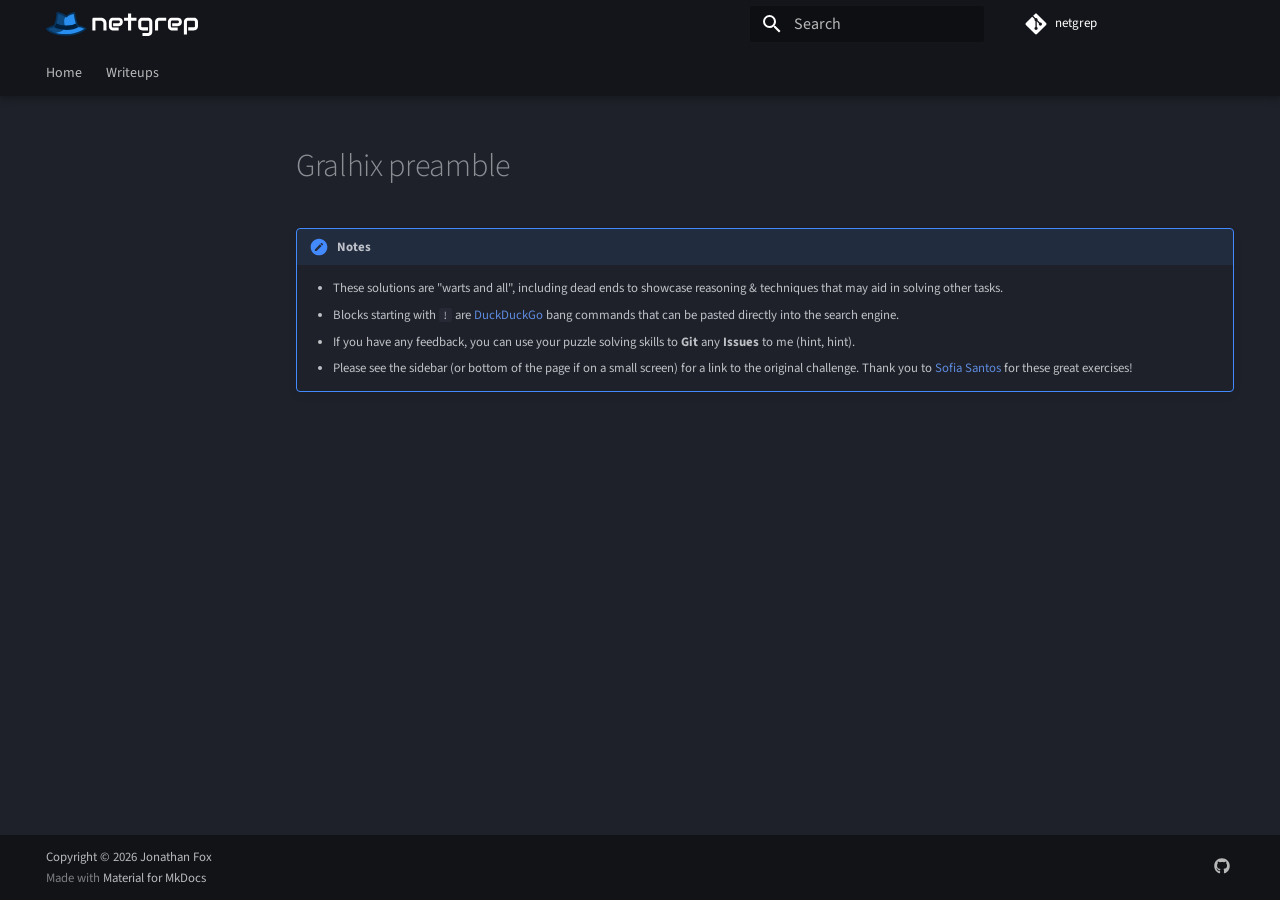
<file: solutions_working/gralhix_preamble/index.html>
<!DOCTYPE html><html lang=en class=no-js><head><meta charset=utf-8><meta name=viewport content="width=device-width,initial-scale=1"><meta name=description content="Solution writeups for OSINT challenges"><meta name=author content="Jonathan Fox"><link href=https://netgrep.jfox.io/solutions_working/gralhix_preamble/ rel=canonical><link rel=icon href=../../img/logo_square.png><meta name=generator content="mkdocs-1.6.1, mkdocs-material-9.7.6"><meta property=og:type content=website><meta property=og:title content="netgrep: OSINT Challenges"><meta property=og:description content="Solution writeups for OSINT challenges."><meta property=og:image content=https://netgrep.jfox.io/img/social_card.png><meta property=og:image:type content=image/png><meta property=og:image:width content=1280><meta property=og:image:height content=640><meta content=https://netgrep.jfox.io/ property=og:url><meta name=twitter:card content=summary_large_image><meta name=twitter:title content="netgrep: OSINT Challenges"><meta name=twitter:description content="Solution writeups for OSINT challenges."><meta name=twitter:image content=https://netgrep.jfox.io/img/social_card.png><meta property=twitter:domain content=netgrep.jfox.io><meta property=twitter:url content=https://netgrep.jfox.io><title>Gralhix preamble - netgrep</title><link rel=stylesheet href=../../assets/stylesheets/main.484c7ddc.min.css><link rel=stylesheet href=../../assets/stylesheets/palette.ab4e12ef.min.css><link rel=preconnect href=https://fonts.gstatic.com crossorigin><link rel=stylesheet href="https://fonts.googleapis.com/css?family=Source+Sans+3:300,300i,400,400i,700,700i%7CSource+Code+Pro:400,400i,700,700i&display=fallback"><style>:root{--md-text-font:"Source Sans 3";--md-code-font:"Source Code Pro"}</style><link rel=stylesheet href=../../css/extra.min.css><script>__md_scope=new URL("../..",location),__md_hash=e=>[...e].reduce(((e,_)=>(e<<5)-e+_.charCodeAt(0)),0),__md_get=(e,_=localStorage,t=__md_scope)=>JSON.parse(_.getItem(t.pathname+"."+e)),__md_set=(e,_,t=localStorage,a=__md_scope)=>{try{t.setItem(a.pathname+"."+e,JSON.stringify(_))}catch(e){}}</script><link href=../../assets/stylesheets/glightbox.min.css rel=stylesheet><script src=../../assets/javascripts/glightbox.min.js></script><style id=glightbox-style>
            html.glightbox-open { overflow: initial; height: 100%; }
            .gslide-title { margin-top: 0px; user-select: text; }
            .gslide-desc { color: #666; user-select: text; }
            .gslide-image img { background: white; }
            .gscrollbar-fixer { padding-right: 15px; }
            .gdesc-inner { font-size: 0.75rem; }
            body[data-md-color-scheme="slate"] .gdesc-inner { background: var(--md-default-bg-color); }
            body[data-md-color-scheme="slate"] .gslide-title { color: var(--md-default-fg-color); }
            body[data-md-color-scheme="slate"] .gslide-desc { color: var(--md-default-fg-color); }
        </style></head> <body dir=ltr data-md-color-scheme=slate data-md-color-primary=black data-md-color-accent=indigo> <input class=md-toggle data-md-toggle=drawer type=checkbox id=__drawer autocomplete=off> <input class=md-toggle data-md-toggle=search type=checkbox id=__search autocomplete=off> <label class=md-overlay for=__drawer></label> <div data-md-component=skip> </div> <div data-md-component=announce> </div> <header class="md-header md-header--shadow md-header--lifted" data-md-component=header> <nav class="md-header__inner md-grid" aria-label=Header> <a href=../.. title=netgrep class="md-header__button md-logo" aria-label=netgrep data-md-component=logo> <img src=../../img/header.svg alt=logo> </a> <label class="md-header__button md-icon" for=__drawer> <svg xmlns=http://www.w3.org/2000/svg viewbox="0 0 24 24"><path d="M3 6h18v2H3zm0 5h18v2H3zm0 5h18v2H3z"></path></svg> </label> <div class=md-header__title data-md-component=header-title> <div class=md-header__ellipsis> <div class=md-header__topic> <span class=md-ellipsis> netgrep </span> </div> <div class=md-header__topic data-md-component=header-topic> <span class=md-ellipsis> Gralhix preamble </span> </div> </div> </div> <label class="md-header__button md-icon" for=__search> <svg xmlns=http://www.w3.org/2000/svg viewbox="0 0 24 24"><path d="M9.5 3A6.5 6.5 0 0 1 16 9.5c0 1.61-.59 3.09-1.56 4.23l.27.27h.79l5 5-1.5 1.5-5-5v-.79l-.27-.27A6.52 6.52 0 0 1 9.5 16 6.5 6.5 0 0 1 3 9.5 6.5 6.5 0 0 1 9.5 3m0 2C7 5 5 7 5 9.5S7 14 9.5 14 14 12 14 9.5 12 5 9.5 5"></path></svg> </label> <div class=md-search data-md-component=search role=dialog> <label class=md-search__overlay for=__search></label> <div class=md-search__inner role=search> <form class=md-search__form name=search> <input type=text class=md-search__input name=query aria-label=Search placeholder=Search autocapitalize=off autocorrect=off autocomplete=off spellcheck=false data-md-component=search-query required> <label class="md-search__icon md-icon" for=__search> <svg xmlns=http://www.w3.org/2000/svg viewbox="0 0 24 24"><path d="M9.5 3A6.5 6.5 0 0 1 16 9.5c0 1.61-.59 3.09-1.56 4.23l.27.27h.79l5 5-1.5 1.5-5-5v-.79l-.27-.27A6.52 6.52 0 0 1 9.5 16 6.5 6.5 0 0 1 3 9.5 6.5 6.5 0 0 1 9.5 3m0 2C7 5 5 7 5 9.5S7 14 9.5 14 14 12 14 9.5 12 5 9.5 5"></path></svg> <svg xmlns=http://www.w3.org/2000/svg viewbox="0 0 24 24"><path d="M20 11v2H8l5.5 5.5-1.42 1.42L4.16 12l7.92-7.92L13.5 5.5 8 11z"></path></svg> </label> <nav class=md-search__options aria-label=Search> <button type=reset class="md-search__icon md-icon" title=Clear aria-label=Clear tabindex=-1> <svg xmlns=http://www.w3.org/2000/svg viewbox="0 0 24 24"><path d="M19 6.41 17.59 5 12 10.59 6.41 5 5 6.41 10.59 12 5 17.59 6.41 19 12 13.41 17.59 19 19 17.59 13.41 12z"></path></svg> </button> </nav> <div class=md-search__suggest data-md-component=search-suggest></div> </form> <div class=md-search__output> <div class=md-search__scrollwrap tabindex=0 data-md-scrollfix> <div class=md-search-result data-md-component=search-result> <div class=md-search-result__meta> Initializing search </div> <ol class=md-search-result__list role=presentation></ol> </div> </div> </div> </div> </div> <div class=md-header__source> <a href=https://github.com/jonathanfox5/netgrep title="Go to repository" class=md-source data-md-component=source> <div class="md-source__icon md-icon"> <svg xmlns=http://www.w3.org/2000/svg viewbox="0 0 448 512"><!-- Font Awesome Free 7.1.0 by @fontawesome - https://fontawesome.com License - https://fontawesome.com/license/free (Icons: CC BY 4.0, Fonts: SIL OFL 1.1, Code: MIT License) Copyright 2025 Fonticons, Inc.--><path d="M439.6 236.1 244 40.5c-5.4-5.5-12.8-8.5-20.4-8.5s-15 3-20.4 8.4L162.5 81l51.5 51.5c27.1-9.1 52.7 16.8 43.4 43.7l49.7 49.7c34.2-11.8 61.2 31 35.5 56.7-26.5 26.5-70.2-2.9-56-37.3L240.3 199v121.9c25.3 12.5 22.3 41.8 9.1 55-6.4 6.4-15.2 10.1-24.3 10.1s-17.8-3.6-24.3-10.1c-17.6-17.6-11.1-46.9 11.2-56v-123c-20.8-8.5-24.6-30.7-18.6-45L142.6 101 8.5 235.1C3 240.6 0 247.9 0 255.5s3 15 8.5 20.4l195.6 195.7c5.4 5.4 12.7 8.4 20.4 8.4s15-3 20.4-8.4l194.7-194.7c5.4-5.4 8.4-12.8 8.4-20.4s-3-15-8.4-20.4"></path></svg> </div> <div class=md-source__repository> netgrep </div> </a> </div> </nav> <nav class=md-tabs aria-label=Tabs data-md-component=tabs> <div class=md-grid> <ul class=md-tabs__list> <li class=md-tabs__item> <a href=../.. class=md-tabs__link> Home </a> </li> <li class=md-tabs__item> <a href=../../blog/ class=md-tabs__link> Writeups </a> </li> </ul> </div> </nav> </header> <div class=md-container data-md-component=container> <main class=md-main data-md-component=main> <div class="md-main__inner md-grid"> <div class="md-sidebar md-sidebar--primary" data-md-component=sidebar data-md-type=navigation> <div class=md-sidebar__scrollwrap> <div class=md-sidebar__inner> <nav class="md-nav md-nav--primary md-nav--lifted md-nav--integrated" aria-label=Navigation data-md-level=0> <label class=md-nav__title for=__drawer> <a href=../.. title=netgrep class="md-nav__button md-logo" aria-label=netgrep data-md-component=logo> <img src=../../img/header.svg alt=logo> </a> netgrep </label> <div class=md-nav__source> <a href=https://github.com/jonathanfox5/netgrep title="Go to repository" class=md-source data-md-component=source> <div class="md-source__icon md-icon"> <svg xmlns=http://www.w3.org/2000/svg viewbox="0 0 448 512"><!-- Font Awesome Free 7.1.0 by @fontawesome - https://fontawesome.com License - https://fontawesome.com/license/free (Icons: CC BY 4.0, Fonts: SIL OFL 1.1, Code: MIT License) Copyright 2025 Fonticons, Inc.--><path d="M439.6 236.1 244 40.5c-5.4-5.5-12.8-8.5-20.4-8.5s-15 3-20.4 8.4L162.5 81l51.5 51.5c27.1-9.1 52.7 16.8 43.4 43.7l49.7 49.7c34.2-11.8 61.2 31 35.5 56.7-26.5 26.5-70.2-2.9-56-37.3L240.3 199v121.9c25.3 12.5 22.3 41.8 9.1 55-6.4 6.4-15.2 10.1-24.3 10.1s-17.8-3.6-24.3-10.1c-17.6-17.6-11.1-46.9 11.2-56v-123c-20.8-8.5-24.6-30.7-18.6-45L142.6 101 8.5 235.1C3 240.6 0 247.9 0 255.5s3 15 8.5 20.4l195.6 195.7c5.4 5.4 12.7 8.4 20.4 8.4s15-3 20.4-8.4l194.7-194.7c5.4-5.4 8.4-12.8 8.4-20.4s-3-15-8.4-20.4"></path></svg> </div> <div class=md-source__repository> netgrep </div> </a> </div> <ul class=md-nav__list data-md-scrollfix> <li class=md-nav__item> <a href=../.. class=md-nav__link> <span class=md-ellipsis> Home </span> </a> </li> <li class="md-nav__item md-nav__item--nested"> <input class="md-nav__toggle md-toggle " type=checkbox id=__nav_2> <div class="md-nav__link md-nav__container"> <a href=../../blog/ class="md-nav__link "> <span class=md-ellipsis> Writeups </span> </a> <label class="md-nav__link " for=__nav_2 id=__nav_2_label tabindex=0> <span class="md-nav__icon md-icon"></span> </label> </div> <nav class=md-nav data-md-level=1 aria-labelledby=__nav_2_label aria-expanded=false> <label class=md-nav__title for=__nav_2> <span class="md-nav__icon md-icon"></span> Writeups </label> <ul class=md-nav__list data-md-scrollfix> <li class="md-nav__item md-nav__item--nested"> <input class="md-nav__toggle md-toggle " type=checkbox id=__nav_2_2> <label class=md-nav__link for=__nav_2_2 id=__nav_2_2_label tabindex=0> <span class=md-ellipsis> Archive </span> <span class="md-nav__icon md-icon"></span> </label> <nav class=md-nav data-md-level=2 aria-labelledby=__nav_2_2_label aria-expanded=false> <label class=md-nav__title for=__nav_2_2> <span class="md-nav__icon md-icon"></span> Archive </label> <ul class=md-nav__list data-md-scrollfix> <li class=md-nav__item> <a href=../../blog/archive/2026/ class=md-nav__link> <span class=md-ellipsis> 2026 </span> </a> </li> </ul> </nav> </li> <li class="md-nav__item md-nav__item--nested"> <input class="md-nav__toggle md-toggle " type=checkbox id=__nav_2_3> <label class=md-nav__link for=__nav_2_3 id=__nav_2_3_label tabindex=0> <span class=md-ellipsis> Categories </span> <span class="md-nav__icon md-icon"></span> </label> <nav class=md-nav data-md-level=2 aria-labelledby=__nav_2_3_label aria-expanded=false> <label class=md-nav__title for=__nav_2_3> <span class="md-nav__icon md-icon"></span> Categories </label> <ul class=md-nav__list data-md-scrollfix> <li class=md-nav__item> <a href=../../blog/category/grahlix-osint-solutions/ class=md-nav__link> <span class=md-ellipsis> Grahlix OSINT Solutions </span> </a> </li> </ul> </nav> </li> </ul> </nav> </li> </ul> </nav> </div> </div> </div> <div class=md-content data-md-component=content> <article class="md-content__inner md-typeset"> <h1>Gralhix preamble</h1> <div class="admonition notes"> <p class=admonition-title>Notes</p> <ul> <li>These solutions are "warts and all", including dead ends to showcase reasoning &amp; techniques that may aid in solving other tasks.</li> <li>Blocks starting with <code>!</code> are <a href=https://www.duckduckgo.com>DuckDuckGo</a> bang commands that can be pasted directly into the search engine.</li> <li>If you have any feedback, you can use your puzzle solving skills to <strong>Git</strong> any <strong>Issues</strong> to me (hint, hint).</li> <li>Please see the sidebar (or bottom of the page if on a small screen) for a link to the original challenge. Thank you to <a href=https://gralhix.com/ >Sofia Santos</a> for these great exercises!</li> </ul> </div> </article> </div> <script>var target=document.getElementById(location.hash.slice(1));target&&target.name&&(target.checked=target.name.startsWith("__tabbed_"))</script> </div> </main> <footer class=md-footer> <div class="md-footer-meta md-typeset"> <div class="md-footer-meta__inner md-grid"> <div class=md-copyright> <div class=md-copyright__highlight> Copyright © 2026 Jonathan Fox </div> Made with <a href=https://squidfunk.github.io/mkdocs-material/ target=_blank rel=noopener> Material for MkDocs </a> </div> <div class=md-social> <a href=https://github.com/jonathanfox5/netgrep target=_blank rel=noopener title="netgrep on Github" class=md-social__link> <svg xmlns=http://www.w3.org/2000/svg viewbox="0 0 512 512"><!-- Font Awesome Free 7.1.0 by @fontawesome - https://fontawesome.com License - https://fontawesome.com/license/free (Icons: CC BY 4.0, Fonts: SIL OFL 1.1, Code: MIT License) Copyright 2025 Fonticons, Inc.--><path d="M173.9 397.4c0 2-2.3 3.6-5.2 3.6-3.3.3-5.6-1.3-5.6-3.6 0-2 2.3-3.6 5.2-3.6 3-.3 5.6 1.3 5.6 3.6m-31.1-4.5c-.7 2 1.3 4.3 4.3 4.9 2.6 1 5.6 0 6.2-2s-1.3-4.3-4.3-5.2c-2.6-.7-5.5.3-6.2 2.3m44.2-1.7c-2.9.7-4.9 2.6-4.6 4.9.3 2 2.9 3.3 5.9 2.6 2.9-.7 4.9-2.6 4.6-4.6-.3-1.9-3-3.2-5.9-2.9M252.8 8C114.1 8 8 113.3 8 252c0 110.9 69.8 205.8 169.5 239.2 12.8 2.3 17.3-5.6 17.3-12.1 0-6.2-.3-40.4-.3-61.4 0 0-70 15-84.7-29.8 0 0-11.4-29.1-27.8-36.6 0 0-22.9-15.7 1.6-15.4 0 0 24.9 2 38.6 25.8 21.9 38.6 58.6 27.5 72.9 20.9 2.3-16 8.8-27.1 16-33.7-55.9-6.2-112.3-14.3-112.3-110.5 0-27.5 7.6-41.3 23.6-58.9-2.6-6.5-11.1-33.3 2.6-67.9 20.9-6.5 69 27 69 27 20-5.6 41.5-8.5 62.8-8.5s42.8 2.9 62.8 8.5c0 0 48.1-33.6 69-27 13.7 34.7 5.2 61.4 2.6 67.9 16 17.7 25.8 31.5 25.8 58.9 0 96.5-58.9 104.2-114.8 110.5 9.2 7.9 17 22.9 17 46.4 0 33.7-.3 75.4-.3 83.6 0 6.5 4.6 14.4 17.3 12.1C436.2 457.8 504 362.9 504 252 504 113.3 391.5 8 252.8 8M105.2 352.9c-1.3 1-1 3.3.7 5.2 1.6 1.6 3.9 2.3 5.2 1 1.3-1 1-3.3-.7-5.2-1.6-1.6-3.9-2.3-5.2-1m-10.8-8.1c-.7 1.3.3 2.9 2.3 3.9 1.6 1 3.6.7 4.3-.7.7-1.3-.3-2.9-2.3-3.9-2-.6-3.6-.3-4.3.7m32.4 35.6c-1.6 1.3-1 4.3 1.3 6.2 2.3 2.3 5.2 2.6 6.5 1 1.3-1.3.7-4.3-1.3-6.2-2.2-2.3-5.2-2.6-6.5-1m-11.4-14.7c-1.6 1-1.6 3.6 0 5.9s4.3 3.3 5.6 2.3c1.6-1.3 1.6-3.9 0-6.2-1.4-2.3-4-3.3-5.6-2"></path></svg> </a> </div> </div> </div> </footer> </div> <div class=md-dialog data-md-component=dialog> <div class="md-dialog__inner md-typeset"></div> </div> <script id=__config type=application/json>{"annotate": null, "base": "../..", "features": ["content.code.copy", "navigation.footer", "navigation.tabs", "navigation.tabs.sticky", "navigation.instant", "navigation.indexes", "search.suggest", "toc.integrate"], "search": "../../assets/javascripts/workers/search.2c215733.min.js", "tags": null, "translations": {"clipboard.copied": "Copied to clipboard", "clipboard.copy": "Copy to clipboard", "search.result.more.one": "1 more on this page", "search.result.more.other": "# more on this page", "search.result.none": "No matching documents", "search.result.one": "1 matching document", "search.result.other": "# matching documents", "search.result.placeholder": "Type to start searching", "search.result.term.missing": "Missing", "select.version": "Select version"}, "version": null}</script> <script src=../../assets/javascripts/bundle.79ae519e.min.js></script> <script src=../../javascript/tablesort.min.js></script> <script src=../../javascript/tablesort_select.min.js></script> <script id=init-glightbox>const lightbox = GLightbox({"touchNavigation": true, "loop": false, "zoomable": true, "draggable": true, "openEffect": "zoom", "closeEffect": "zoom", "slideEffect": "slide"});
document$.subscribe(()=>{ lightbox.reload(); });
</script></body></html>
</file>
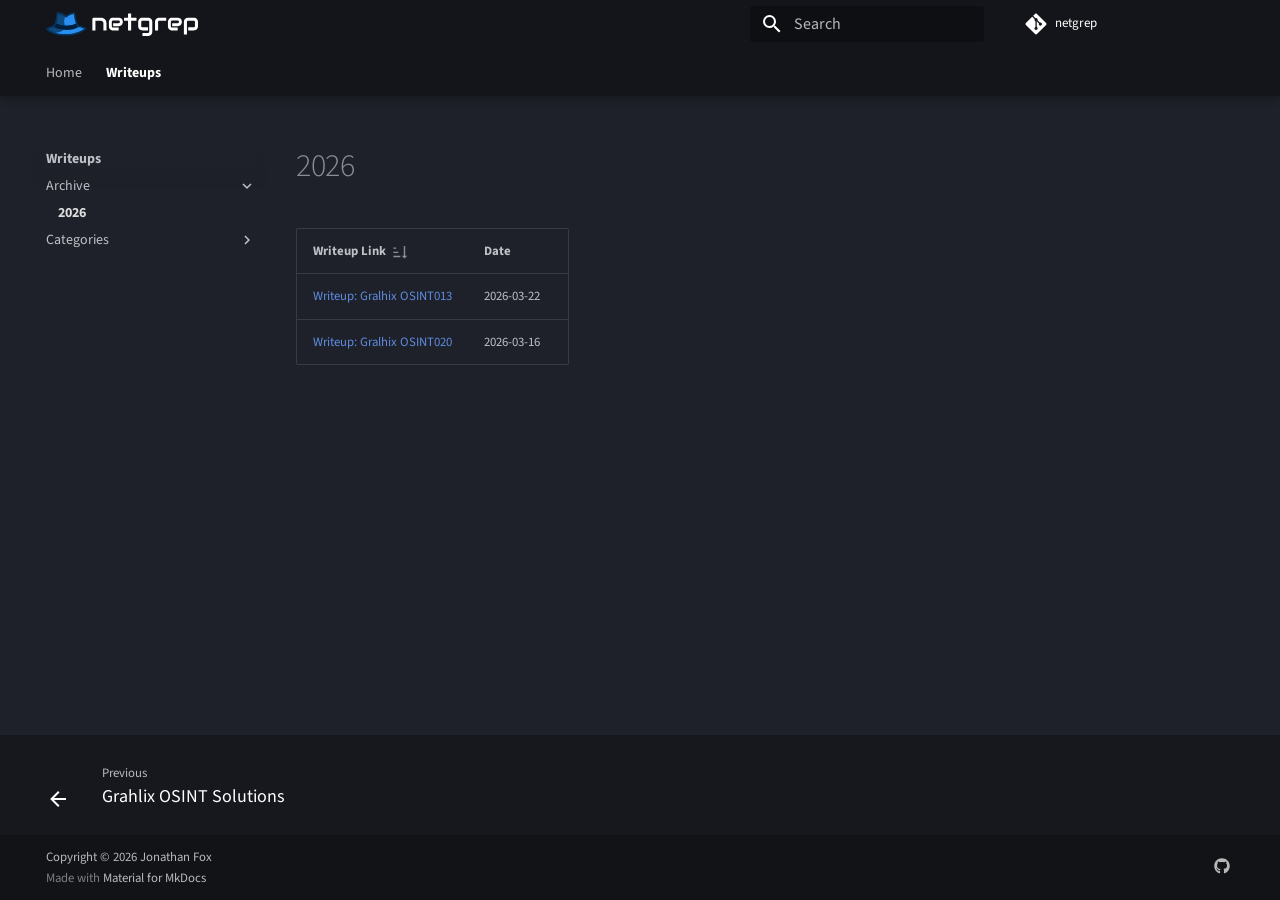
<file: blog/archive/2026/index.html>
<!DOCTYPE html><html lang=en class=no-js><head><meta charset=utf-8><meta name=viewport content="width=device-width,initial-scale=1"><meta name=description content="Solution writeups for OSINT challenges"><meta name=author content="Jonathan Fox"><link href=https://netgrep.jfox.io/blog/archive/2026/ rel=canonical><link href=../../category/grahlix-osint-solutions/ rel=prev><link rel=icon href=../../../img/logo_square.png><meta name=generator content="mkdocs-1.6.1, mkdocs-material-9.7.6"><meta property=og:type content=website><meta property=og:title content="netgrep: OSINT Challenges"><meta property=og:description content="Solution writeups for OSINT challenges."><meta property=og:image content=https://netgrep.jfox.io/img/social_card.png><meta property=og:image:type content=image/png><meta property=og:image:width content=1280><meta property=og:image:height content=640><meta content=https://netgrep.jfox.io/ property=og:url><meta name=twitter:card content=summary_large_image><meta name=twitter:title content="netgrep: OSINT Challenges"><meta name=twitter:description content="Solution writeups for OSINT challenges."><meta name=twitter:image content=https://netgrep.jfox.io/img/social_card.png><meta property=twitter:domain content=netgrep.jfox.io><meta property=twitter:url content=https://netgrep.jfox.io><title>2026 - netgrep</title><link rel=stylesheet href=../../../assets/stylesheets/main.484c7ddc.min.css><link rel=stylesheet href=../../../assets/stylesheets/palette.ab4e12ef.min.css><link rel=preconnect href=https://fonts.gstatic.com crossorigin><link rel=stylesheet href="https://fonts.googleapis.com/css?family=Source+Sans+3:300,300i,400,400i,700,700i%7CSource+Code+Pro:400,400i,700,700i&display=fallback"><style>:root{--md-text-font:"Source Sans 3";--md-code-font:"Source Code Pro"}</style><link rel=stylesheet href=../../../css/extra.min.css><script>__md_scope=new URL("../../..",location),__md_hash=e=>[...e].reduce(((e,_)=>(e<<5)-e+_.charCodeAt(0)),0),__md_get=(e,_=localStorage,t=__md_scope)=>JSON.parse(_.getItem(t.pathname+"."+e)),__md_set=(e,_,t=localStorage,a=__md_scope)=>{try{t.setItem(a.pathname+"."+e,JSON.stringify(_))}catch(e){}}</script><link href=../../../assets/stylesheets/glightbox.min.css rel=stylesheet><script src=../../../assets/javascripts/glightbox.min.js></script><style id=glightbox-style>
            html.glightbox-open { overflow: initial; height: 100%; }
            .gslide-title { margin-top: 0px; user-select: text; }
            .gslide-desc { color: #666; user-select: text; }
            .gslide-image img { background: white; }
            .gscrollbar-fixer { padding-right: 15px; }
            .gdesc-inner { font-size: 0.75rem; }
            body[data-md-color-scheme="slate"] .gdesc-inner { background: var(--md-default-bg-color); }
            body[data-md-color-scheme="slate"] .gslide-title { color: var(--md-default-fg-color); }
            body[data-md-color-scheme="slate"] .gslide-desc { color: var(--md-default-fg-color); }
        </style></head> <body dir=ltr data-md-color-scheme=slate data-md-color-primary=black data-md-color-accent=indigo> <input class=md-toggle data-md-toggle=drawer type=checkbox id=__drawer autocomplete=off> <input class=md-toggle data-md-toggle=search type=checkbox id=__search autocomplete=off> <label class=md-overlay for=__drawer></label> <div data-md-component=skip> <a href=#2026 class=md-skip> Skip to content </a> </div> <div data-md-component=announce> </div> <header class="md-header md-header--shadow md-header--lifted" data-md-component=header> <nav class="md-header__inner md-grid" aria-label=Header> <a href=../../.. title=netgrep class="md-header__button md-logo" aria-label=netgrep data-md-component=logo> <img src=../../../img/header.svg alt=logo> </a> <label class="md-header__button md-icon" for=__drawer> <svg xmlns=http://www.w3.org/2000/svg viewbox="0 0 24 24"><path d="M3 6h18v2H3zm0 5h18v2H3zm0 5h18v2H3z"></path></svg> </label> <div class=md-header__title data-md-component=header-title> <div class=md-header__ellipsis> <div class=md-header__topic> <span class=md-ellipsis> netgrep </span> </div> <div class=md-header__topic data-md-component=header-topic> <span class=md-ellipsis> 2026 </span> </div> </div> </div> <label class="md-header__button md-icon" for=__search> <svg xmlns=http://www.w3.org/2000/svg viewbox="0 0 24 24"><path d="M9.5 3A6.5 6.5 0 0 1 16 9.5c0 1.61-.59 3.09-1.56 4.23l.27.27h.79l5 5-1.5 1.5-5-5v-.79l-.27-.27A6.52 6.52 0 0 1 9.5 16 6.5 6.5 0 0 1 3 9.5 6.5 6.5 0 0 1 9.5 3m0 2C7 5 5 7 5 9.5S7 14 9.5 14 14 12 14 9.5 12 5 9.5 5"></path></svg> </label> <div class=md-search data-md-component=search role=dialog> <label class=md-search__overlay for=__search></label> <div class=md-search__inner role=search> <form class=md-search__form name=search> <input type=text class=md-search__input name=query aria-label=Search placeholder=Search autocapitalize=off autocorrect=off autocomplete=off spellcheck=false data-md-component=search-query required> <label class="md-search__icon md-icon" for=__search> <svg xmlns=http://www.w3.org/2000/svg viewbox="0 0 24 24"><path d="M9.5 3A6.5 6.5 0 0 1 16 9.5c0 1.61-.59 3.09-1.56 4.23l.27.27h.79l5 5-1.5 1.5-5-5v-.79l-.27-.27A6.52 6.52 0 0 1 9.5 16 6.5 6.5 0 0 1 3 9.5 6.5 6.5 0 0 1 9.5 3m0 2C7 5 5 7 5 9.5S7 14 9.5 14 14 12 14 9.5 12 5 9.5 5"></path></svg> <svg xmlns=http://www.w3.org/2000/svg viewbox="0 0 24 24"><path d="M20 11v2H8l5.5 5.5-1.42 1.42L4.16 12l7.92-7.92L13.5 5.5 8 11z"></path></svg> </label> <nav class=md-search__options aria-label=Search> <button type=reset class="md-search__icon md-icon" title=Clear aria-label=Clear tabindex=-1> <svg xmlns=http://www.w3.org/2000/svg viewbox="0 0 24 24"><path d="M19 6.41 17.59 5 12 10.59 6.41 5 5 6.41 10.59 12 5 17.59 6.41 19 12 13.41 17.59 19 19 17.59 13.41 12z"></path></svg> </button> </nav> <div class=md-search__suggest data-md-component=search-suggest></div> </form> <div class=md-search__output> <div class=md-search__scrollwrap tabindex=0 data-md-scrollfix> <div class=md-search-result data-md-component=search-result> <div class=md-search-result__meta> Initializing search </div> <ol class=md-search-result__list role=presentation></ol> </div> </div> </div> </div> </div> <div class=md-header__source> <a href=https://github.com/jonathanfox5/netgrep title="Go to repository" class=md-source data-md-component=source> <div class="md-source__icon md-icon"> <svg xmlns=http://www.w3.org/2000/svg viewbox="0 0 448 512"><!-- Font Awesome Free 7.1.0 by @fontawesome - https://fontawesome.com License - https://fontawesome.com/license/free (Icons: CC BY 4.0, Fonts: SIL OFL 1.1, Code: MIT License) Copyright 2025 Fonticons, Inc.--><path d="M439.6 236.1 244 40.5c-5.4-5.5-12.8-8.5-20.4-8.5s-15 3-20.4 8.4L162.5 81l51.5 51.5c27.1-9.1 52.7 16.8 43.4 43.7l49.7 49.7c34.2-11.8 61.2 31 35.5 56.7-26.5 26.5-70.2-2.9-56-37.3L240.3 199v121.9c25.3 12.5 22.3 41.8 9.1 55-6.4 6.4-15.2 10.1-24.3 10.1s-17.8-3.6-24.3-10.1c-17.6-17.6-11.1-46.9 11.2-56v-123c-20.8-8.5-24.6-30.7-18.6-45L142.6 101 8.5 235.1C3 240.6 0 247.9 0 255.5s3 15 8.5 20.4l195.6 195.7c5.4 5.4 12.7 8.4 20.4 8.4s15-3 20.4-8.4l194.7-194.7c5.4-5.4 8.4-12.8 8.4-20.4s-3-15-8.4-20.4"></path></svg> </div> <div class=md-source__repository> netgrep </div> </a> </div> </nav> <nav class=md-tabs aria-label=Tabs data-md-component=tabs> <div class=md-grid> <ul class=md-tabs__list> <li class=md-tabs__item> <a href=../../.. class=md-tabs__link> Home </a> </li> <li class="md-tabs__item md-tabs__item--active"> <a href=../../ class=md-tabs__link> Writeups </a> </li> </ul> </div> </nav> </header> <div class=md-container data-md-component=container> <main class=md-main data-md-component=main> <div class="md-main__inner md-grid"> <div class="md-sidebar md-sidebar--primary" data-md-component=sidebar data-md-type=navigation> <div class=md-sidebar__scrollwrap> <div class=md-sidebar__inner> <nav class="md-nav md-nav--primary md-nav--lifted md-nav--integrated" aria-label=Navigation data-md-level=0> <label class=md-nav__title for=__drawer> <a href=../../.. title=netgrep class="md-nav__button md-logo" aria-label=netgrep data-md-component=logo> <img src=../../../img/header.svg alt=logo> </a> netgrep </label> <div class=md-nav__source> <a href=https://github.com/jonathanfox5/netgrep title="Go to repository" class=md-source data-md-component=source> <div class="md-source__icon md-icon"> <svg xmlns=http://www.w3.org/2000/svg viewbox="0 0 448 512"><!-- Font Awesome Free 7.1.0 by @fontawesome - https://fontawesome.com License - https://fontawesome.com/license/free (Icons: CC BY 4.0, Fonts: SIL OFL 1.1, Code: MIT License) Copyright 2025 Fonticons, Inc.--><path d="M439.6 236.1 244 40.5c-5.4-5.5-12.8-8.5-20.4-8.5s-15 3-20.4 8.4L162.5 81l51.5 51.5c27.1-9.1 52.7 16.8 43.4 43.7l49.7 49.7c34.2-11.8 61.2 31 35.5 56.7-26.5 26.5-70.2-2.9-56-37.3L240.3 199v121.9c25.3 12.5 22.3 41.8 9.1 55-6.4 6.4-15.2 10.1-24.3 10.1s-17.8-3.6-24.3-10.1c-17.6-17.6-11.1-46.9 11.2-56v-123c-20.8-8.5-24.6-30.7-18.6-45L142.6 101 8.5 235.1C3 240.6 0 247.9 0 255.5s3 15 8.5 20.4l195.6 195.7c5.4 5.4 12.7 8.4 20.4 8.4s15-3 20.4-8.4l194.7-194.7c5.4-5.4 8.4-12.8 8.4-20.4s-3-15-8.4-20.4"></path></svg> </div> <div class=md-source__repository> netgrep </div> </a> </div> <ul class=md-nav__list data-md-scrollfix> <li class=md-nav__item> <a href=../../.. class=md-nav__link> <span class=md-ellipsis> Home </span> </a> </li> <li class="md-nav__item md-nav__item--active md-nav__item--section md-nav__item--nested"> <input class="md-nav__toggle md-toggle " type=checkbox id=__nav_2 checked> <div class="md-nav__link md-nav__container"> <a href=../../ class="md-nav__link "> <span class=md-ellipsis> Writeups </span> </a> <label class="md-nav__link " for=__nav_2 id=__nav_2_label tabindex> <span class="md-nav__icon md-icon"></span> </label> </div> <nav class=md-nav data-md-level=1 aria-labelledby=__nav_2_label aria-expanded=true> <label class=md-nav__title for=__nav_2> <span class="md-nav__icon md-icon"></span> Writeups </label> <ul class=md-nav__list data-md-scrollfix> <li class="md-nav__item md-nav__item--active md-nav__item--nested"> <input class="md-nav__toggle md-toggle " type=checkbox id=__nav_2_2 checked> <label class=md-nav__link for=__nav_2_2 id=__nav_2_2_label tabindex=0> <span class=md-ellipsis> Archive </span> <span class="md-nav__icon md-icon"></span> </label> <nav class=md-nav data-md-level=2 aria-labelledby=__nav_2_2_label aria-expanded=true> <label class=md-nav__title for=__nav_2_2> <span class="md-nav__icon md-icon"></span> Archive </label> <ul class=md-nav__list data-md-scrollfix> <li class="md-nav__item md-nav__item--active"> <input class="md-nav__toggle md-toggle" type=checkbox id=__toc> <a href=./ class="md-nav__link md-nav__link--active"> <span class=md-ellipsis> 2026 </span> </a> </li> </ul> </nav> </li> <li class="md-nav__item md-nav__item--nested"> <input class="md-nav__toggle md-toggle " type=checkbox id=__nav_2_3> <label class=md-nav__link for=__nav_2_3 id=__nav_2_3_label tabindex=0> <span class=md-ellipsis> Categories </span> <span class="md-nav__icon md-icon"></span> </label> <nav class=md-nav data-md-level=2 aria-labelledby=__nav_2_3_label aria-expanded=false> <label class=md-nav__title for=__nav_2_3> <span class="md-nav__icon md-icon"></span> Categories </label> <ul class=md-nav__list data-md-scrollfix> <li class=md-nav__item> <a href=../../category/grahlix-osint-solutions/ class=md-nav__link> <span class=md-ellipsis> Grahlix OSINT Solutions </span> </a> </li> </ul> </nav> </li> </ul> </nav> </li> </ul> </nav> </div> </div> </div> <div class=md-content data-md-component=content> <div class=md-content__inner> <header class=md-typeset><h1 id=2026>2026</h1></header> <main class=md-typeset> <article> <table> <thead> <tr> <th data-sort-default>Writeup Link</th> <th>Date</th> </tr> </thead> <tbody> <tr> <td><a href=../../2026/03/22/gralhix_osint013/ >Writeup: Gralhix OSINT013</a></td> <td> <time datetime="2026-03-22 00:00:00+00:00">2026-03-22</time> </td> </tr> <tr> <td><a href=../../2026/03/16/writeup58-gralhix-osint020/ >Writeup: Gralhix OSINT020</a></td> <td> <time datetime="2026-03-16 00:00:00+00:00">2026-03-16</time> </td> </tr> </tbody> </table> </article> </main> </div> </div> <script>var target=document.getElementById(location.hash.slice(1));target&&target.name&&(target.checked=target.name.startsWith("__tabbed_"))</script> </div> </main> <footer class=md-footer> <nav class="md-footer__inner md-grid" aria-label=Footer> <a href=../../category/grahlix-osint-solutions/ class="md-footer__link md-footer__link--prev" aria-label="Previous: Grahlix OSINT Solutions"> <div class="md-footer__button md-icon"> <svg xmlns=http://www.w3.org/2000/svg viewbox="0 0 24 24"><path d="M20 11v2H8l5.5 5.5-1.42 1.42L4.16 12l7.92-7.92L13.5 5.5 8 11z"></path></svg> </div> <div class=md-footer__title> <span class=md-footer__direction> Previous </span> <div class=md-ellipsis> Grahlix OSINT Solutions </div> </div> </a> </nav> <div class="md-footer-meta md-typeset"> <div class="md-footer-meta__inner md-grid"> <div class=md-copyright> <div class=md-copyright__highlight> Copyright © 2026 Jonathan Fox </div> Made with <a href=https://squidfunk.github.io/mkdocs-material/ target=_blank rel=noopener> Material for MkDocs </a> </div> <div class=md-social> <a href=https://github.com/jonathanfox5/netgrep target=_blank rel=noopener title="netgrep on Github" class=md-social__link> <svg xmlns=http://www.w3.org/2000/svg viewbox="0 0 512 512"><!-- Font Awesome Free 7.1.0 by @fontawesome - https://fontawesome.com License - https://fontawesome.com/license/free (Icons: CC BY 4.0, Fonts: SIL OFL 1.1, Code: MIT License) Copyright 2025 Fonticons, Inc.--><path d="M173.9 397.4c0 2-2.3 3.6-5.2 3.6-3.3.3-5.6-1.3-5.6-3.6 0-2 2.3-3.6 5.2-3.6 3-.3 5.6 1.3 5.6 3.6m-31.1-4.5c-.7 2 1.3 4.3 4.3 4.9 2.6 1 5.6 0 6.2-2s-1.3-4.3-4.3-5.2c-2.6-.7-5.5.3-6.2 2.3m44.2-1.7c-2.9.7-4.9 2.6-4.6 4.9.3 2 2.9 3.3 5.9 2.6 2.9-.7 4.9-2.6 4.6-4.6-.3-1.9-3-3.2-5.9-2.9M252.8 8C114.1 8 8 113.3 8 252c0 110.9 69.8 205.8 169.5 239.2 12.8 2.3 17.3-5.6 17.3-12.1 0-6.2-.3-40.4-.3-61.4 0 0-70 15-84.7-29.8 0 0-11.4-29.1-27.8-36.6 0 0-22.9-15.7 1.6-15.4 0 0 24.9 2 38.6 25.8 21.9 38.6 58.6 27.5 72.9 20.9 2.3-16 8.8-27.1 16-33.7-55.9-6.2-112.3-14.3-112.3-110.5 0-27.5 7.6-41.3 23.6-58.9-2.6-6.5-11.1-33.3 2.6-67.9 20.9-6.5 69 27 69 27 20-5.6 41.5-8.5 62.8-8.5s42.8 2.9 62.8 8.5c0 0 48.1-33.6 69-27 13.7 34.7 5.2 61.4 2.6 67.9 16 17.7 25.8 31.5 25.8 58.9 0 96.5-58.9 104.2-114.8 110.5 9.2 7.9 17 22.9 17 46.4 0 33.7-.3 75.4-.3 83.6 0 6.5 4.6 14.4 17.3 12.1C436.2 457.8 504 362.9 504 252 504 113.3 391.5 8 252.8 8M105.2 352.9c-1.3 1-1 3.3.7 5.2 1.6 1.6 3.9 2.3 5.2 1 1.3-1 1-3.3-.7-5.2-1.6-1.6-3.9-2.3-5.2-1m-10.8-8.1c-.7 1.3.3 2.9 2.3 3.9 1.6 1 3.6.7 4.3-.7.7-1.3-.3-2.9-2.3-3.9-2-.6-3.6-.3-4.3.7m32.4 35.6c-1.6 1.3-1 4.3 1.3 6.2 2.3 2.3 5.2 2.6 6.5 1 1.3-1.3.7-4.3-1.3-6.2-2.2-2.3-5.2-2.6-6.5-1m-11.4-14.7c-1.6 1-1.6 3.6 0 5.9s4.3 3.3 5.6 2.3c1.6-1.3 1.6-3.9 0-6.2-1.4-2.3-4-3.3-5.6-2"></path></svg> </a> </div> </div> </div> </footer> </div> <div class=md-dialog data-md-component=dialog> <div class="md-dialog__inner md-typeset"></div> </div> <script id=__config type=application/json>{"annotate": null, "base": "../../..", "features": ["content.code.copy", "navigation.footer", "navigation.tabs", "navigation.tabs.sticky", "navigation.instant", "navigation.indexes", "search.suggest", "toc.integrate"], "search": "../../../assets/javascripts/workers/search.2c215733.min.js", "tags": null, "translations": {"clipboard.copied": "Copied to clipboard", "clipboard.copy": "Copy to clipboard", "search.result.more.one": "1 more on this page", "search.result.more.other": "# more on this page", "search.result.none": "No matching documents", "search.result.one": "1 matching document", "search.result.other": "# matching documents", "search.result.placeholder": "Type to start searching", "search.result.term.missing": "Missing", "select.version": "Select version"}, "version": null}</script> <script src=../../../assets/javascripts/bundle.79ae519e.min.js></script> <script src=../../../javascript/tablesort.min.js></script> <script src=../../../javascript/tablesort_select.min.js></script> <script id=init-glightbox>const lightbox = GLightbox({"touchNavigation": true, "loop": false, "zoomable": true, "draggable": true, "openEffect": "zoom", "closeEffect": "zoom", "slideEffect": "slide"});
document$.subscribe(()=>{ lightbox.reload(); });
</script></body></html>
</file>
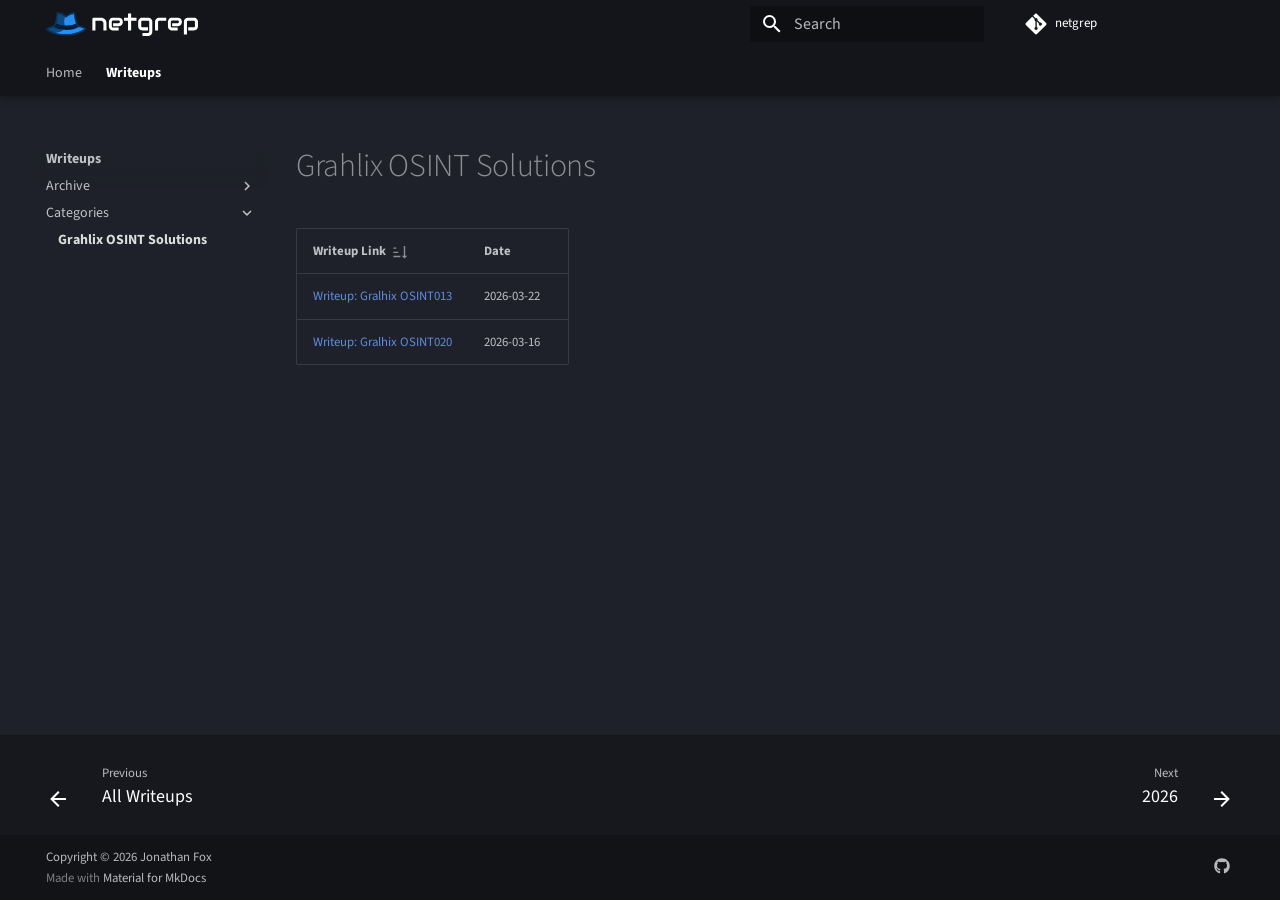
<file: blog/category/grahlix-osint-solutions/index.html>
<!DOCTYPE html><html lang=en class=no-js><head><meta charset=utf-8><meta name=viewport content="width=device-width,initial-scale=1"><meta name=description content="Solution writeups for OSINT challenges"><meta name=author content="Jonathan Fox"><link href=https://netgrep.jfox.io/blog/category/grahlix-osint-solutions/ rel=canonical><link href=../../ rel=prev><link href=../../archive/2026/ rel=next><link rel=icon href=../../../img/logo_square.png><meta name=generator content="mkdocs-1.6.1, mkdocs-material-9.7.6"><meta property=og:type content=website><meta property=og:title content="netgrep: OSINT Challenges"><meta property=og:description content="Solution writeups for OSINT challenges."><meta property=og:image content=https://netgrep.jfox.io/img/social_card.png><meta property=og:image:type content=image/png><meta property=og:image:width content=1280><meta property=og:image:height content=640><meta content=https://netgrep.jfox.io/ property=og:url><meta name=twitter:card content=summary_large_image><meta name=twitter:title content="netgrep: OSINT Challenges"><meta name=twitter:description content="Solution writeups for OSINT challenges."><meta name=twitter:image content=https://netgrep.jfox.io/img/social_card.png><meta property=twitter:domain content=netgrep.jfox.io><meta property=twitter:url content=https://netgrep.jfox.io><title>Grahlix OSINT Solutions - netgrep</title><link rel=stylesheet href=../../../assets/stylesheets/main.484c7ddc.min.css><link rel=stylesheet href=../../../assets/stylesheets/palette.ab4e12ef.min.css><link rel=preconnect href=https://fonts.gstatic.com crossorigin><link rel=stylesheet href="https://fonts.googleapis.com/css?family=Source+Sans+3:300,300i,400,400i,700,700i%7CSource+Code+Pro:400,400i,700,700i&display=fallback"><style>:root{--md-text-font:"Source Sans 3";--md-code-font:"Source Code Pro"}</style><link rel=stylesheet href=../../../css/extra.min.css><script>__md_scope=new URL("../../..",location),__md_hash=e=>[...e].reduce(((e,_)=>(e<<5)-e+_.charCodeAt(0)),0),__md_get=(e,_=localStorage,t=__md_scope)=>JSON.parse(_.getItem(t.pathname+"."+e)),__md_set=(e,_,t=localStorage,a=__md_scope)=>{try{t.setItem(a.pathname+"."+e,JSON.stringify(_))}catch(e){}}</script><link href=../../../assets/stylesheets/glightbox.min.css rel=stylesheet><script src=../../../assets/javascripts/glightbox.min.js></script><style id=glightbox-style>
            html.glightbox-open { overflow: initial; height: 100%; }
            .gslide-title { margin-top: 0px; user-select: text; }
            .gslide-desc { color: #666; user-select: text; }
            .gslide-image img { background: white; }
            .gscrollbar-fixer { padding-right: 15px; }
            .gdesc-inner { font-size: 0.75rem; }
            body[data-md-color-scheme="slate"] .gdesc-inner { background: var(--md-default-bg-color); }
            body[data-md-color-scheme="slate"] .gslide-title { color: var(--md-default-fg-color); }
            body[data-md-color-scheme="slate"] .gslide-desc { color: var(--md-default-fg-color); }
        </style></head> <body dir=ltr data-md-color-scheme=slate data-md-color-primary=black data-md-color-accent=indigo> <input class=md-toggle data-md-toggle=drawer type=checkbox id=__drawer autocomplete=off> <input class=md-toggle data-md-toggle=search type=checkbox id=__search autocomplete=off> <label class=md-overlay for=__drawer></label> <div data-md-component=skip> <a href=#grahlix-osint-solutions class=md-skip> Skip to content </a> </div> <div data-md-component=announce> </div> <header class="md-header md-header--shadow md-header--lifted" data-md-component=header> <nav class="md-header__inner md-grid" aria-label=Header> <a href=../../.. title=netgrep class="md-header__button md-logo" aria-label=netgrep data-md-component=logo> <img src=../../../img/header.svg alt=logo> </a> <label class="md-header__button md-icon" for=__drawer> <svg xmlns=http://www.w3.org/2000/svg viewbox="0 0 24 24"><path d="M3 6h18v2H3zm0 5h18v2H3zm0 5h18v2H3z"></path></svg> </label> <div class=md-header__title data-md-component=header-title> <div class=md-header__ellipsis> <div class=md-header__topic> <span class=md-ellipsis> netgrep </span> </div> <div class=md-header__topic data-md-component=header-topic> <span class=md-ellipsis> Grahlix OSINT Solutions </span> </div> </div> </div> <label class="md-header__button md-icon" for=__search> <svg xmlns=http://www.w3.org/2000/svg viewbox="0 0 24 24"><path d="M9.5 3A6.5 6.5 0 0 1 16 9.5c0 1.61-.59 3.09-1.56 4.23l.27.27h.79l5 5-1.5 1.5-5-5v-.79l-.27-.27A6.52 6.52 0 0 1 9.5 16 6.5 6.5 0 0 1 3 9.5 6.5 6.5 0 0 1 9.5 3m0 2C7 5 5 7 5 9.5S7 14 9.5 14 14 12 14 9.5 12 5 9.5 5"></path></svg> </label> <div class=md-search data-md-component=search role=dialog> <label class=md-search__overlay for=__search></label> <div class=md-search__inner role=search> <form class=md-search__form name=search> <input type=text class=md-search__input name=query aria-label=Search placeholder=Search autocapitalize=off autocorrect=off autocomplete=off spellcheck=false data-md-component=search-query required> <label class="md-search__icon md-icon" for=__search> <svg xmlns=http://www.w3.org/2000/svg viewbox="0 0 24 24"><path d="M9.5 3A6.5 6.5 0 0 1 16 9.5c0 1.61-.59 3.09-1.56 4.23l.27.27h.79l5 5-1.5 1.5-5-5v-.79l-.27-.27A6.52 6.52 0 0 1 9.5 16 6.5 6.5 0 0 1 3 9.5 6.5 6.5 0 0 1 9.5 3m0 2C7 5 5 7 5 9.5S7 14 9.5 14 14 12 14 9.5 12 5 9.5 5"></path></svg> <svg xmlns=http://www.w3.org/2000/svg viewbox="0 0 24 24"><path d="M20 11v2H8l5.5 5.5-1.42 1.42L4.16 12l7.92-7.92L13.5 5.5 8 11z"></path></svg> </label> <nav class=md-search__options aria-label=Search> <button type=reset class="md-search__icon md-icon" title=Clear aria-label=Clear tabindex=-1> <svg xmlns=http://www.w3.org/2000/svg viewbox="0 0 24 24"><path d="M19 6.41 17.59 5 12 10.59 6.41 5 5 6.41 10.59 12 5 17.59 6.41 19 12 13.41 17.59 19 19 17.59 13.41 12z"></path></svg> </button> </nav> <div class=md-search__suggest data-md-component=search-suggest></div> </form> <div class=md-search__output> <div class=md-search__scrollwrap tabindex=0 data-md-scrollfix> <div class=md-search-result data-md-component=search-result> <div class=md-search-result__meta> Initializing search </div> <ol class=md-search-result__list role=presentation></ol> </div> </div> </div> </div> </div> <div class=md-header__source> <a href=https://github.com/jonathanfox5/netgrep title="Go to repository" class=md-source data-md-component=source> <div class="md-source__icon md-icon"> <svg xmlns=http://www.w3.org/2000/svg viewbox="0 0 448 512"><!-- Font Awesome Free 7.1.0 by @fontawesome - https://fontawesome.com License - https://fontawesome.com/license/free (Icons: CC BY 4.0, Fonts: SIL OFL 1.1, Code: MIT License) Copyright 2025 Fonticons, Inc.--><path d="M439.6 236.1 244 40.5c-5.4-5.5-12.8-8.5-20.4-8.5s-15 3-20.4 8.4L162.5 81l51.5 51.5c27.1-9.1 52.7 16.8 43.4 43.7l49.7 49.7c34.2-11.8 61.2 31 35.5 56.7-26.5 26.5-70.2-2.9-56-37.3L240.3 199v121.9c25.3 12.5 22.3 41.8 9.1 55-6.4 6.4-15.2 10.1-24.3 10.1s-17.8-3.6-24.3-10.1c-17.6-17.6-11.1-46.9 11.2-56v-123c-20.8-8.5-24.6-30.7-18.6-45L142.6 101 8.5 235.1C3 240.6 0 247.9 0 255.5s3 15 8.5 20.4l195.6 195.7c5.4 5.4 12.7 8.4 20.4 8.4s15-3 20.4-8.4l194.7-194.7c5.4-5.4 8.4-12.8 8.4-20.4s-3-15-8.4-20.4"></path></svg> </div> <div class=md-source__repository> netgrep </div> </a> </div> </nav> <nav class=md-tabs aria-label=Tabs data-md-component=tabs> <div class=md-grid> <ul class=md-tabs__list> <li class=md-tabs__item> <a href=../../.. class=md-tabs__link> Home </a> </li> <li class="md-tabs__item md-tabs__item--active"> <a href=../../ class=md-tabs__link> Writeups </a> </li> </ul> </div> </nav> </header> <div class=md-container data-md-component=container> <main class=md-main data-md-component=main> <div class="md-main__inner md-grid"> <div class="md-sidebar md-sidebar--primary" data-md-component=sidebar data-md-type=navigation> <div class=md-sidebar__scrollwrap> <div class=md-sidebar__inner> <nav class="md-nav md-nav--primary md-nav--lifted md-nav--integrated" aria-label=Navigation data-md-level=0> <label class=md-nav__title for=__drawer> <a href=../../.. title=netgrep class="md-nav__button md-logo" aria-label=netgrep data-md-component=logo> <img src=../../../img/header.svg alt=logo> </a> netgrep </label> <div class=md-nav__source> <a href=https://github.com/jonathanfox5/netgrep title="Go to repository" class=md-source data-md-component=source> <div class="md-source__icon md-icon"> <svg xmlns=http://www.w3.org/2000/svg viewbox="0 0 448 512"><!-- Font Awesome Free 7.1.0 by @fontawesome - https://fontawesome.com License - https://fontawesome.com/license/free (Icons: CC BY 4.0, Fonts: SIL OFL 1.1, Code: MIT License) Copyright 2025 Fonticons, Inc.--><path d="M439.6 236.1 244 40.5c-5.4-5.5-12.8-8.5-20.4-8.5s-15 3-20.4 8.4L162.5 81l51.5 51.5c27.1-9.1 52.7 16.8 43.4 43.7l49.7 49.7c34.2-11.8 61.2 31 35.5 56.7-26.5 26.5-70.2-2.9-56-37.3L240.3 199v121.9c25.3 12.5 22.3 41.8 9.1 55-6.4 6.4-15.2 10.1-24.3 10.1s-17.8-3.6-24.3-10.1c-17.6-17.6-11.1-46.9 11.2-56v-123c-20.8-8.5-24.6-30.7-18.6-45L142.6 101 8.5 235.1C3 240.6 0 247.9 0 255.5s3 15 8.5 20.4l195.6 195.7c5.4 5.4 12.7 8.4 20.4 8.4s15-3 20.4-8.4l194.7-194.7c5.4-5.4 8.4-12.8 8.4-20.4s-3-15-8.4-20.4"></path></svg> </div> <div class=md-source__repository> netgrep </div> </a> </div> <ul class=md-nav__list data-md-scrollfix> <li class=md-nav__item> <a href=../../.. class=md-nav__link> <span class=md-ellipsis> Home </span> </a> </li> <li class="md-nav__item md-nav__item--active md-nav__item--section md-nav__item--nested"> <input class="md-nav__toggle md-toggle " type=checkbox id=__nav_2 checked> <div class="md-nav__link md-nav__container"> <a href=../../ class="md-nav__link "> <span class=md-ellipsis> Writeups </span> </a> <label class="md-nav__link " for=__nav_2 id=__nav_2_label tabindex> <span class="md-nav__icon md-icon"></span> </label> </div> <nav class=md-nav data-md-level=1 aria-labelledby=__nav_2_label aria-expanded=true> <label class=md-nav__title for=__nav_2> <span class="md-nav__icon md-icon"></span> Writeups </label> <ul class=md-nav__list data-md-scrollfix> <li class="md-nav__item md-nav__item--nested"> <input class="md-nav__toggle md-toggle " type=checkbox id=__nav_2_2> <label class=md-nav__link for=__nav_2_2 id=__nav_2_2_label tabindex=0> <span class=md-ellipsis> Archive </span> <span class="md-nav__icon md-icon"></span> </label> <nav class=md-nav data-md-level=2 aria-labelledby=__nav_2_2_label aria-expanded=false> <label class=md-nav__title for=__nav_2_2> <span class="md-nav__icon md-icon"></span> Archive </label> <ul class=md-nav__list data-md-scrollfix> <li class=md-nav__item> <a href=../../archive/2026/ class=md-nav__link> <span class=md-ellipsis> 2026 </span> </a> </li> </ul> </nav> </li> <li class="md-nav__item md-nav__item--active md-nav__item--nested"> <input class="md-nav__toggle md-toggle " type=checkbox id=__nav_2_3 checked> <label class=md-nav__link for=__nav_2_3 id=__nav_2_3_label tabindex=0> <span class=md-ellipsis> Categories </span> <span class="md-nav__icon md-icon"></span> </label> <nav class=md-nav data-md-level=2 aria-labelledby=__nav_2_3_label aria-expanded=true> <label class=md-nav__title for=__nav_2_3> <span class="md-nav__icon md-icon"></span> Categories </label> <ul class=md-nav__list data-md-scrollfix> <li class="md-nav__item md-nav__item--active"> <input class="md-nav__toggle md-toggle" type=checkbox id=__toc> <a href=./ class="md-nav__link md-nav__link--active"> <span class=md-ellipsis> Grahlix OSINT Solutions </span> </a> </li> </ul> </nav> </li> </ul> </nav> </li> </ul> </nav> </div> </div> </div> <div class=md-content data-md-component=content> <div class=md-content__inner> <header class=md-typeset><h1 id=grahlix-osint-solutions>Grahlix OSINT Solutions</h1></header> <main class=md-typeset> <article> <table> <thead> <tr> <th data-sort-default>Writeup Link</th> <th>Date</th> </tr> </thead> <tbody> <tr> <td><a href=../../2026/03/22/gralhix_osint013/ >Writeup: Gralhix OSINT013</a></td> <td> <time datetime="2026-03-22 00:00:00+00:00">2026-03-22</time> </td> </tr> <tr> <td><a href=../../2026/03/16/writeup58-gralhix-osint020/ >Writeup: Gralhix OSINT020</a></td> <td> <time datetime="2026-03-16 00:00:00+00:00">2026-03-16</time> </td> </tr> </tbody> </table> </article> </main> </div> </div> <script>var target=document.getElementById(location.hash.slice(1));target&&target.name&&(target.checked=target.name.startsWith("__tabbed_"))</script> </div> </main> <footer class=md-footer> <nav class="md-footer__inner md-grid" aria-label=Footer> <a href=../../ class="md-footer__link md-footer__link--prev" aria-label="Previous: All Writeups"> <div class="md-footer__button md-icon"> <svg xmlns=http://www.w3.org/2000/svg viewbox="0 0 24 24"><path d="M20 11v2H8l5.5 5.5-1.42 1.42L4.16 12l7.92-7.92L13.5 5.5 8 11z"></path></svg> </div> <div class=md-footer__title> <span class=md-footer__direction> Previous </span> <div class=md-ellipsis> All Writeups </div> </div> </a> <a href=../../archive/2026/ class="md-footer__link md-footer__link--next" aria-label="Next: 2026"> <div class=md-footer__title> <span class=md-footer__direction> Next </span> <div class=md-ellipsis> 2026 </div> </div> <div class="md-footer__button md-icon"> <svg xmlns=http://www.w3.org/2000/svg viewbox="0 0 24 24"><path d="M4 11v2h12l-5.5 5.5 1.42 1.42L19.84 12l-7.92-7.92L10.5 5.5 16 11z"></path></svg> </div> </a> </nav> <div class="md-footer-meta md-typeset"> <div class="md-footer-meta__inner md-grid"> <div class=md-copyright> <div class=md-copyright__highlight> Copyright © 2026 Jonathan Fox </div> Made with <a href=https://squidfunk.github.io/mkdocs-material/ target=_blank rel=noopener> Material for MkDocs </a> </div> <div class=md-social> <a href=https://github.com/jonathanfox5/netgrep target=_blank rel=noopener title="netgrep on Github" class=md-social__link> <svg xmlns=http://www.w3.org/2000/svg viewbox="0 0 512 512"><!-- Font Awesome Free 7.1.0 by @fontawesome - https://fontawesome.com License - https://fontawesome.com/license/free (Icons: CC BY 4.0, Fonts: SIL OFL 1.1, Code: MIT License) Copyright 2025 Fonticons, Inc.--><path d="M173.9 397.4c0 2-2.3 3.6-5.2 3.6-3.3.3-5.6-1.3-5.6-3.6 0-2 2.3-3.6 5.2-3.6 3-.3 5.6 1.3 5.6 3.6m-31.1-4.5c-.7 2 1.3 4.3 4.3 4.9 2.6 1 5.6 0 6.2-2s-1.3-4.3-4.3-5.2c-2.6-.7-5.5.3-6.2 2.3m44.2-1.7c-2.9.7-4.9 2.6-4.6 4.9.3 2 2.9 3.3 5.9 2.6 2.9-.7 4.9-2.6 4.6-4.6-.3-1.9-3-3.2-5.9-2.9M252.8 8C114.1 8 8 113.3 8 252c0 110.9 69.8 205.8 169.5 239.2 12.8 2.3 17.3-5.6 17.3-12.1 0-6.2-.3-40.4-.3-61.4 0 0-70 15-84.7-29.8 0 0-11.4-29.1-27.8-36.6 0 0-22.9-15.7 1.6-15.4 0 0 24.9 2 38.6 25.8 21.9 38.6 58.6 27.5 72.9 20.9 2.3-16 8.8-27.1 16-33.7-55.9-6.2-112.3-14.3-112.3-110.5 0-27.5 7.6-41.3 23.6-58.9-2.6-6.5-11.1-33.3 2.6-67.9 20.9-6.5 69 27 69 27 20-5.6 41.5-8.5 62.8-8.5s42.8 2.9 62.8 8.5c0 0 48.1-33.6 69-27 13.7 34.7 5.2 61.4 2.6 67.9 16 17.7 25.8 31.5 25.8 58.9 0 96.5-58.9 104.2-114.8 110.5 9.2 7.9 17 22.9 17 46.4 0 33.7-.3 75.4-.3 83.6 0 6.5 4.6 14.4 17.3 12.1C436.2 457.8 504 362.9 504 252 504 113.3 391.5 8 252.8 8M105.2 352.9c-1.3 1-1 3.3.7 5.2 1.6 1.6 3.9 2.3 5.2 1 1.3-1 1-3.3-.7-5.2-1.6-1.6-3.9-2.3-5.2-1m-10.8-8.1c-.7 1.3.3 2.9 2.3 3.9 1.6 1 3.6.7 4.3-.7.7-1.3-.3-2.9-2.3-3.9-2-.6-3.6-.3-4.3.7m32.4 35.6c-1.6 1.3-1 4.3 1.3 6.2 2.3 2.3 5.2 2.6 6.5 1 1.3-1.3.7-4.3-1.3-6.2-2.2-2.3-5.2-2.6-6.5-1m-11.4-14.7c-1.6 1-1.6 3.6 0 5.9s4.3 3.3 5.6 2.3c1.6-1.3 1.6-3.9 0-6.2-1.4-2.3-4-3.3-5.6-2"></path></svg> </a> </div> </div> </div> </footer> </div> <div class=md-dialog data-md-component=dialog> <div class="md-dialog__inner md-typeset"></div> </div> <script id=__config type=application/json>{"annotate": null, "base": "../../..", "features": ["content.code.copy", "navigation.footer", "navigation.tabs", "navigation.tabs.sticky", "navigation.instant", "navigation.indexes", "search.suggest", "toc.integrate"], "search": "../../../assets/javascripts/workers/search.2c215733.min.js", "tags": null, "translations": {"clipboard.copied": "Copied to clipboard", "clipboard.copy": "Copy to clipboard", "search.result.more.one": "1 more on this page", "search.result.more.other": "# more on this page", "search.result.none": "No matching documents", "search.result.one": "1 matching document", "search.result.other": "# matching documents", "search.result.placeholder": "Type to start searching", "search.result.term.missing": "Missing", "select.version": "Select version"}, "version": null}</script> <script src=../../../assets/javascripts/bundle.79ae519e.min.js></script> <script src=../../../javascript/tablesort.min.js></script> <script src=../../../javascript/tablesort_select.min.js></script> <script id=init-glightbox>const lightbox = GLightbox({"touchNavigation": true, "loop": false, "zoomable": true, "draggable": true, "openEffect": "zoom", "closeEffect": "zoom", "slideEffect": "slide"});
document$.subscribe(()=>{ lightbox.reload(); });
</script></body></html>
</file>
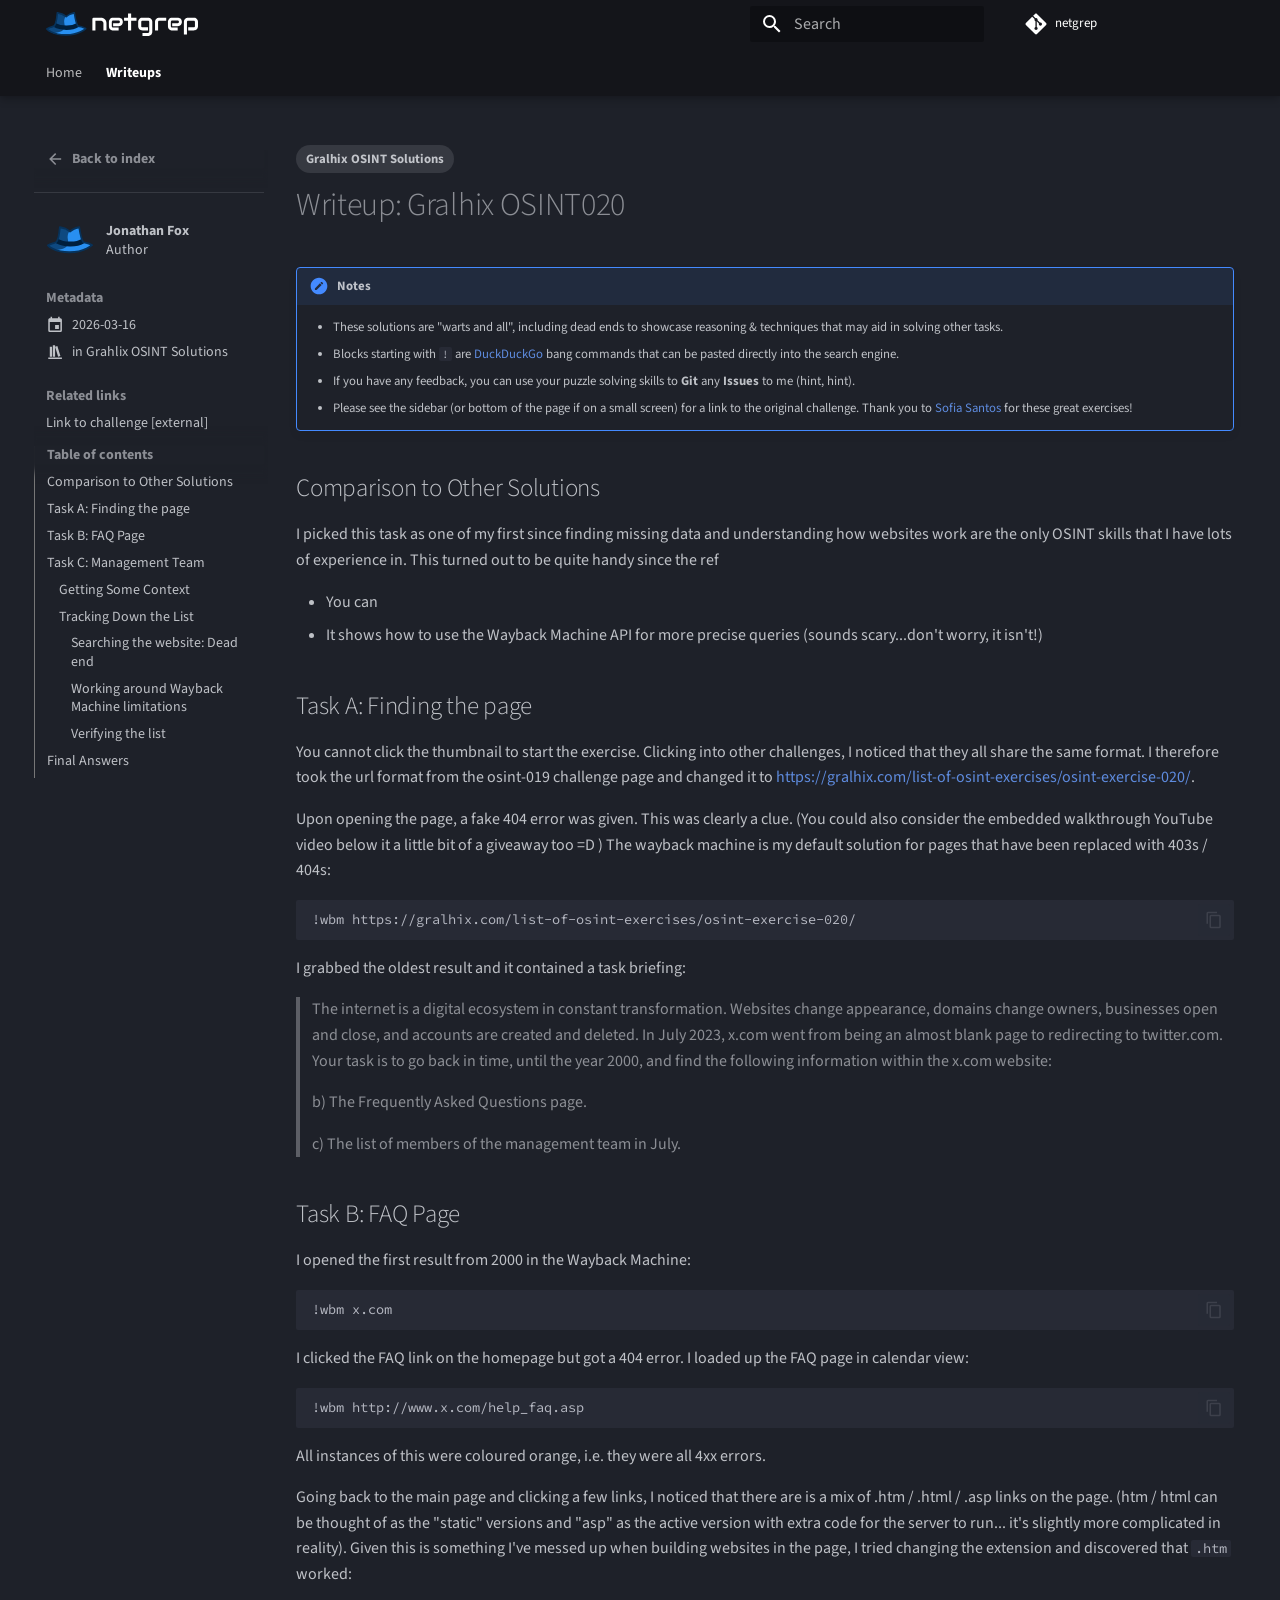
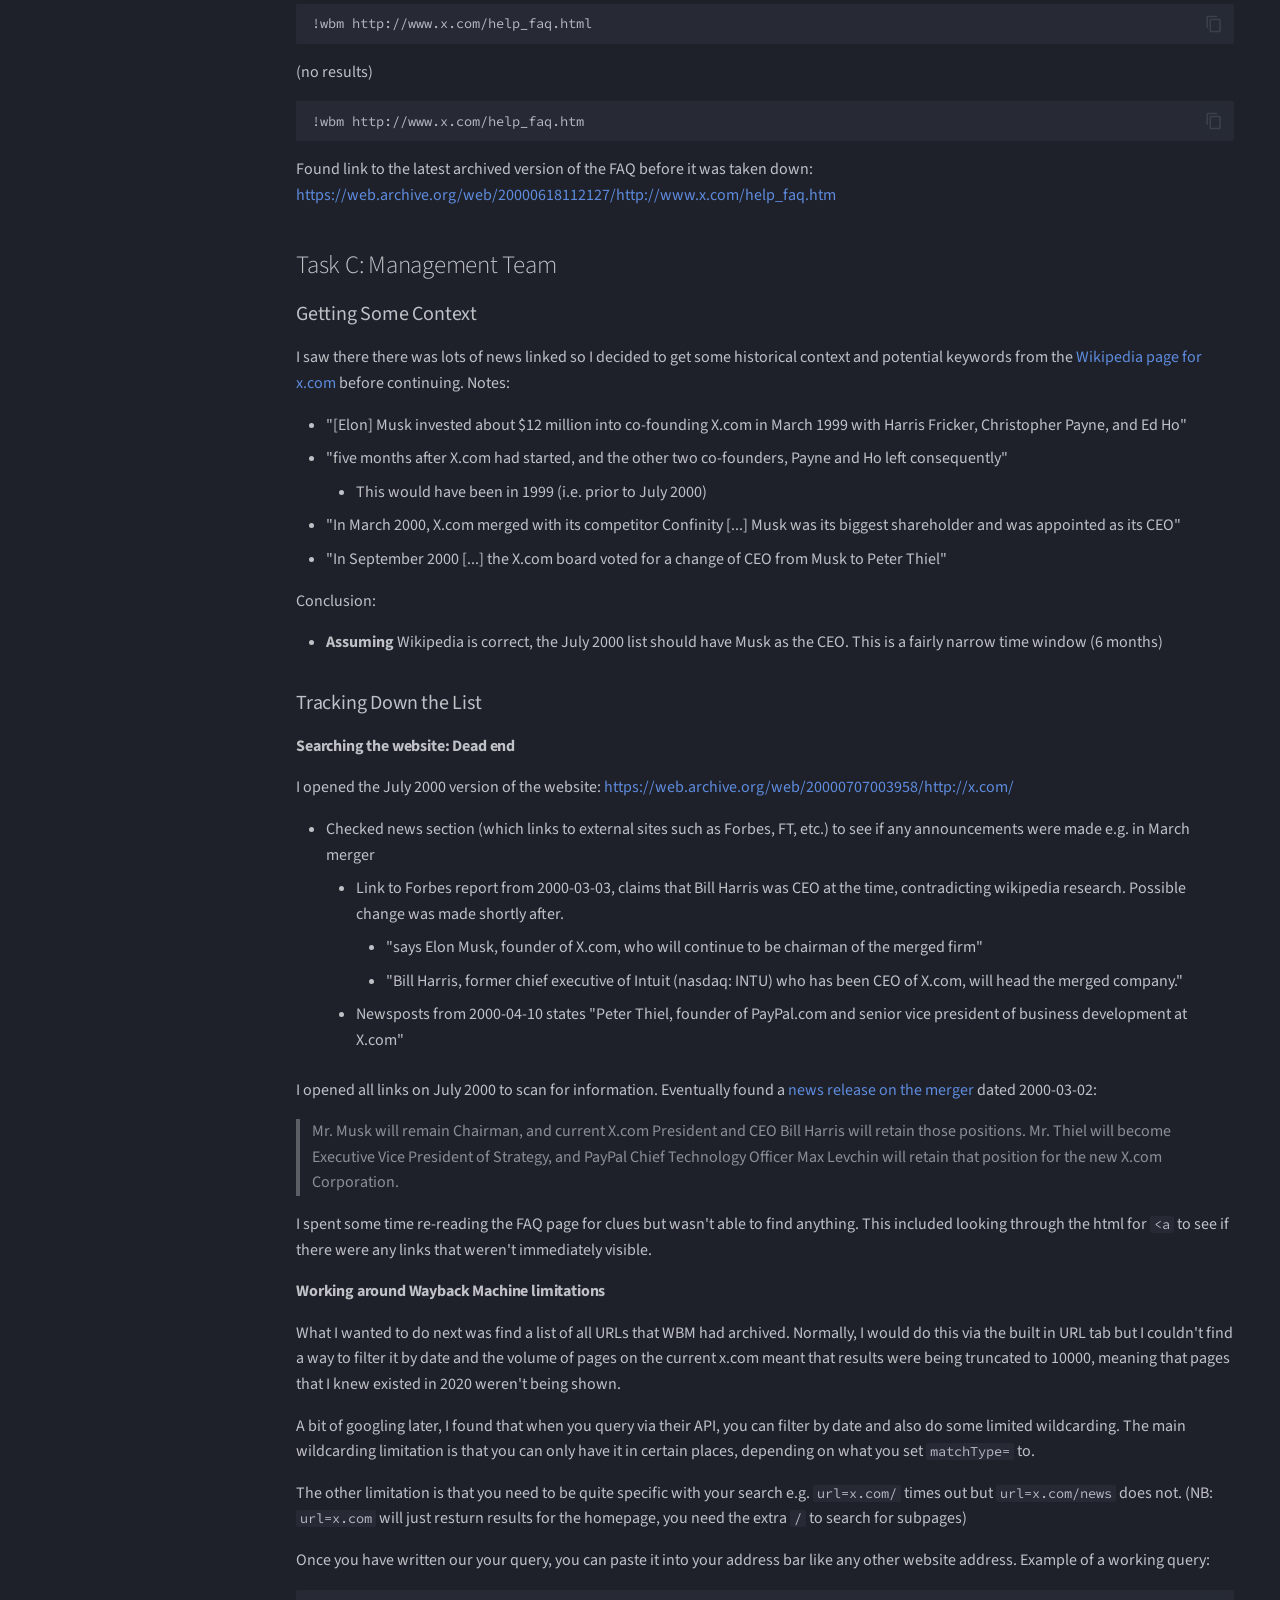
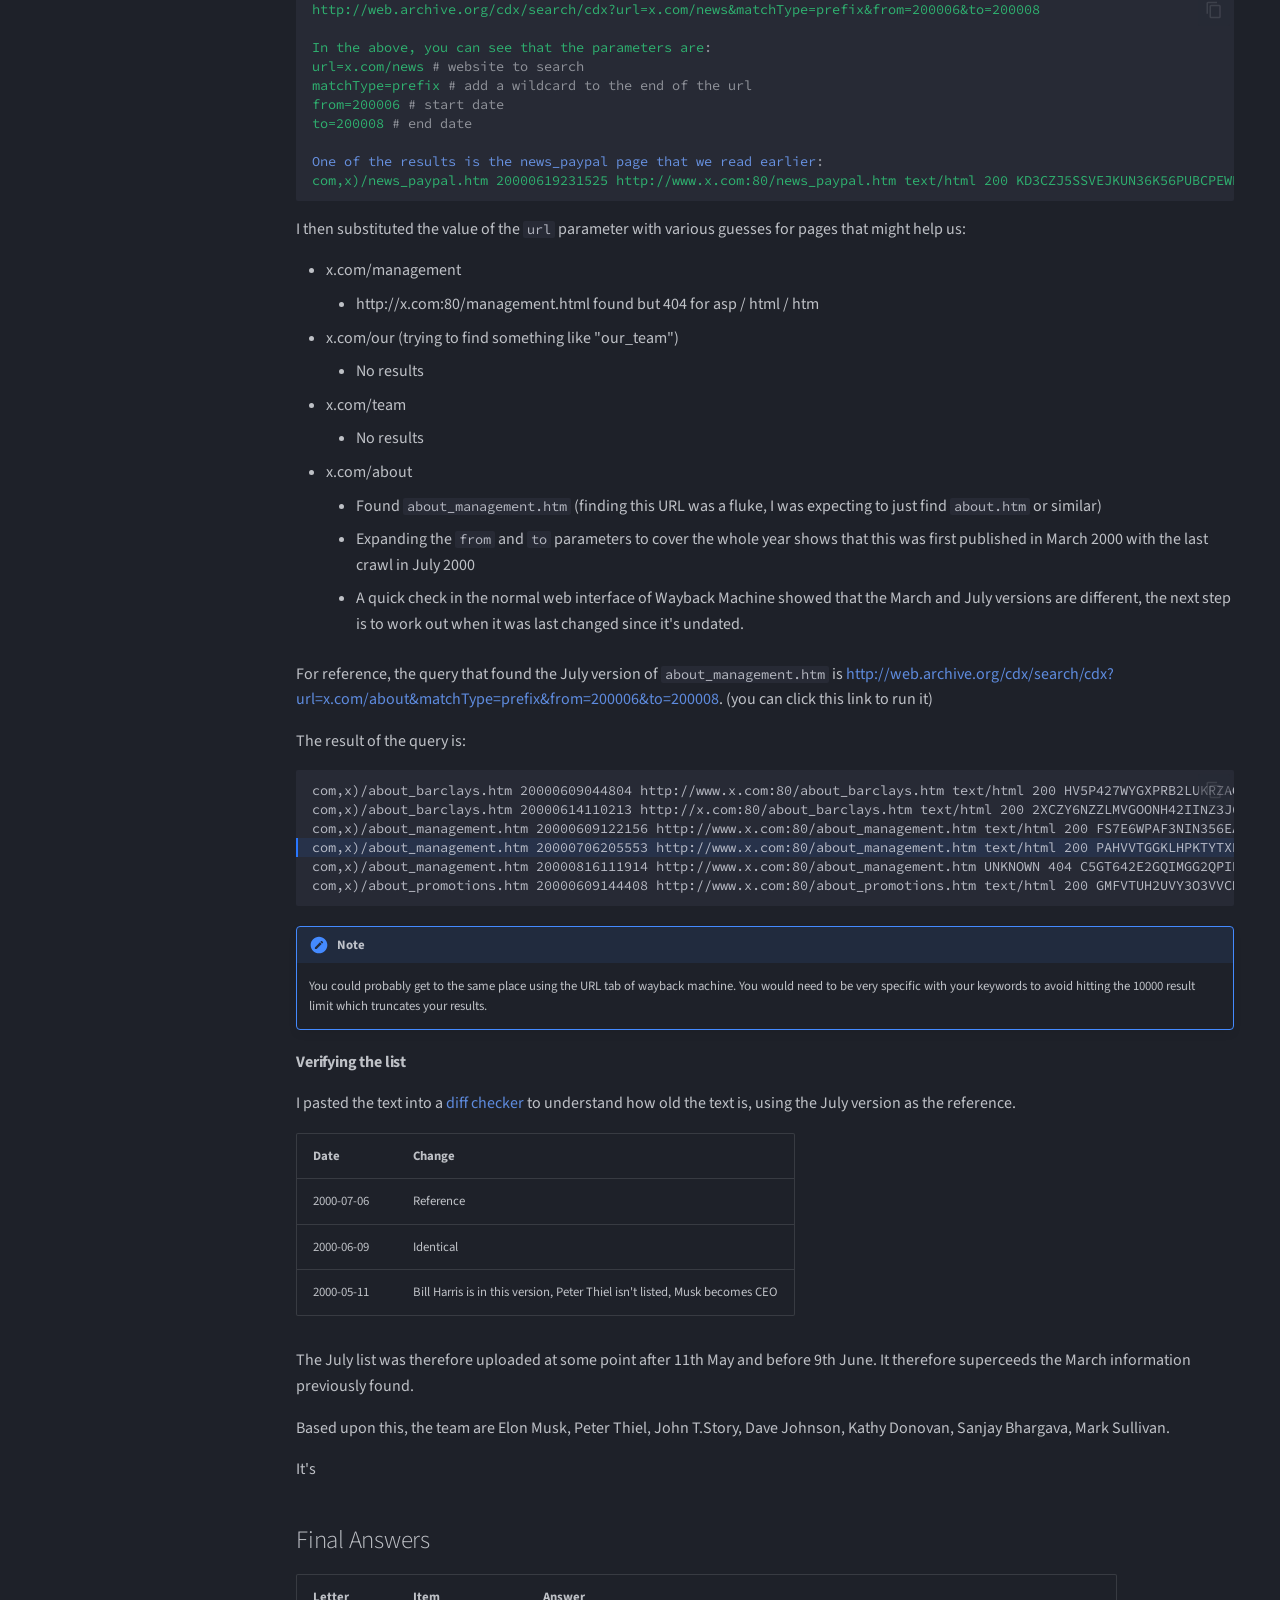
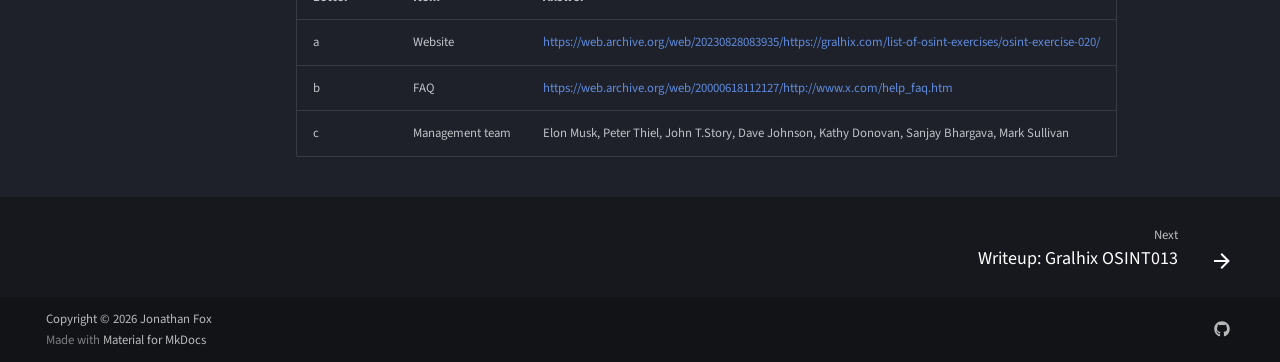
<file: blog/2026/03/16/writeup58-gralhix-osint020/index.html>
<!DOCTYPE html><html lang=en class=no-js><head><meta charset=utf-8><meta name=viewport content="width=device-width,initial-scale=1"><meta name=description content="Solution writeups for OSINT challenges"><meta name=author content="Jonathan Fox"><link href=https://netgrep.jfox.io/blog/2026/03/16/writeup58-gralhix-osint020/ rel=canonical><link href=../../22/gralhix_osint013/ rel=next><link rel=icon href=../../../../../img/logo_square.png><meta name=generator content="mkdocs-1.6.1, mkdocs-material-9.7.6"><meta property=og:type content=website><meta property=og:title content="netgrep: OSINT Challenges"><meta property=og:description content="Solution writeups for OSINT challenges."><meta property=og:image content=https://netgrep.jfox.io/img/social_card.png><meta property=og:image:type content=image/png><meta property=og:image:width content=1280><meta property=og:image:height content=640><meta content=https://netgrep.jfox.io/ property=og:url><meta name=twitter:card content=summary_large_image><meta name=twitter:title content="netgrep: OSINT Challenges"><meta name=twitter:description content="Solution writeups for OSINT challenges."><meta name=twitter:image content=https://netgrep.jfox.io/img/social_card.png><meta property=twitter:domain content=netgrep.jfox.io><meta property=twitter:url content=https://netgrep.jfox.io><title>Writeup: Gralhix OSINT020 - netgrep</title><link rel=stylesheet href=../../../../../assets/stylesheets/main.484c7ddc.min.css><link rel=stylesheet href=../../../../../assets/stylesheets/palette.ab4e12ef.min.css><link rel=preconnect href=https://fonts.gstatic.com crossorigin><link rel=stylesheet href="https://fonts.googleapis.com/css?family=Source+Sans+3:300,300i,400,400i,700,700i%7CSource+Code+Pro:400,400i,700,700i&display=fallback"><style>:root{--md-text-font:"Source Sans 3";--md-code-font:"Source Code Pro"}</style><link rel=stylesheet href=../../../../../css/extra.min.css><script>__md_scope=new URL("../../../../..",location),__md_hash=e=>[...e].reduce(((e,_)=>(e<<5)-e+_.charCodeAt(0)),0),__md_get=(e,_=localStorage,t=__md_scope)=>JSON.parse(_.getItem(t.pathname+"."+e)),__md_set=(e,_,t=localStorage,a=__md_scope)=>{try{t.setItem(a.pathname+"."+e,JSON.stringify(_))}catch(e){}}</script><link href=../../../../../assets/stylesheets/glightbox.min.css rel=stylesheet><script src=../../../../../assets/javascripts/glightbox.min.js></script><style id=glightbox-style>
            html.glightbox-open { overflow: initial; height: 100%; }
            .gslide-title { margin-top: 0px; user-select: text; }
            .gslide-desc { color: #666; user-select: text; }
            .gslide-image img { background: white; }
            .gscrollbar-fixer { padding-right: 15px; }
            .gdesc-inner { font-size: 0.75rem; }
            body[data-md-color-scheme="slate"] .gdesc-inner { background: var(--md-default-bg-color); }
            body[data-md-color-scheme="slate"] .gslide-title { color: var(--md-default-fg-color); }
            body[data-md-color-scheme="slate"] .gslide-desc { color: var(--md-default-fg-color); }
        </style></head> <body dir=ltr data-md-color-scheme=slate data-md-color-primary=black data-md-color-accent=indigo> <input class=md-toggle data-md-toggle=drawer type=checkbox id=__drawer autocomplete=off> <input class=md-toggle data-md-toggle=search type=checkbox id=__search autocomplete=off> <label class=md-overlay for=__drawer></label> <div data-md-component=skip> <a href=#comparison-to-other-solutions class=md-skip> Skip to content </a> </div> <div data-md-component=announce> </div> <header class="md-header md-header--shadow md-header--lifted" data-md-component=header> <nav class="md-header__inner md-grid" aria-label=Header> <a href=../../../../.. title=netgrep class="md-header__button md-logo" aria-label=netgrep data-md-component=logo> <img src=../../../../../img/header.svg alt=logo> </a> <label class="md-header__button md-icon" for=__drawer> <svg xmlns=http://www.w3.org/2000/svg viewbox="0 0 24 24"><path d="M3 6h18v2H3zm0 5h18v2H3zm0 5h18v2H3z"></path></svg> </label> <div class=md-header__title data-md-component=header-title> <div class=md-header__ellipsis> <div class=md-header__topic> <span class=md-ellipsis> netgrep </span> </div> <div class=md-header__topic data-md-component=header-topic> <span class=md-ellipsis> Writeup: Gralhix OSINT020 </span> </div> </div> </div> <label class="md-header__button md-icon" for=__search> <svg xmlns=http://www.w3.org/2000/svg viewbox="0 0 24 24"><path d="M9.5 3A6.5 6.5 0 0 1 16 9.5c0 1.61-.59 3.09-1.56 4.23l.27.27h.79l5 5-1.5 1.5-5-5v-.79l-.27-.27A6.52 6.52 0 0 1 9.5 16 6.5 6.5 0 0 1 3 9.5 6.5 6.5 0 0 1 9.5 3m0 2C7 5 5 7 5 9.5S7 14 9.5 14 14 12 14 9.5 12 5 9.5 5"></path></svg> </label> <div class=md-search data-md-component=search role=dialog> <label class=md-search__overlay for=__search></label> <div class=md-search__inner role=search> <form class=md-search__form name=search> <input type=text class=md-search__input name=query aria-label=Search placeholder=Search autocapitalize=off autocorrect=off autocomplete=off spellcheck=false data-md-component=search-query required> <label class="md-search__icon md-icon" for=__search> <svg xmlns=http://www.w3.org/2000/svg viewbox="0 0 24 24"><path d="M9.5 3A6.5 6.5 0 0 1 16 9.5c0 1.61-.59 3.09-1.56 4.23l.27.27h.79l5 5-1.5 1.5-5-5v-.79l-.27-.27A6.52 6.52 0 0 1 9.5 16 6.5 6.5 0 0 1 3 9.5 6.5 6.5 0 0 1 9.5 3m0 2C7 5 5 7 5 9.5S7 14 9.5 14 14 12 14 9.5 12 5 9.5 5"></path></svg> <svg xmlns=http://www.w3.org/2000/svg viewbox="0 0 24 24"><path d="M20 11v2H8l5.5 5.5-1.42 1.42L4.16 12l7.92-7.92L13.5 5.5 8 11z"></path></svg> </label> <nav class=md-search__options aria-label=Search> <button type=reset class="md-search__icon md-icon" title=Clear aria-label=Clear tabindex=-1> <svg xmlns=http://www.w3.org/2000/svg viewbox="0 0 24 24"><path d="M19 6.41 17.59 5 12 10.59 6.41 5 5 6.41 10.59 12 5 17.59 6.41 19 12 13.41 17.59 19 19 17.59 13.41 12z"></path></svg> </button> </nav> <div class=md-search__suggest data-md-component=search-suggest></div> </form> <div class=md-search__output> <div class=md-search__scrollwrap tabindex=0 data-md-scrollfix> <div class=md-search-result data-md-component=search-result> <div class=md-search-result__meta> Initializing search </div> <ol class=md-search-result__list role=presentation></ol> </div> </div> </div> </div> </div> <div class=md-header__source> <a href=https://github.com/jonathanfox5/netgrep title="Go to repository" class=md-source data-md-component=source> <div class="md-source__icon md-icon"> <svg xmlns=http://www.w3.org/2000/svg viewbox="0 0 448 512"><!-- Font Awesome Free 7.1.0 by @fontawesome - https://fontawesome.com License - https://fontawesome.com/license/free (Icons: CC BY 4.0, Fonts: SIL OFL 1.1, Code: MIT License) Copyright 2025 Fonticons, Inc.--><path d="M439.6 236.1 244 40.5c-5.4-5.5-12.8-8.5-20.4-8.5s-15 3-20.4 8.4L162.5 81l51.5 51.5c27.1-9.1 52.7 16.8 43.4 43.7l49.7 49.7c34.2-11.8 61.2 31 35.5 56.7-26.5 26.5-70.2-2.9-56-37.3L240.3 199v121.9c25.3 12.5 22.3 41.8 9.1 55-6.4 6.4-15.2 10.1-24.3 10.1s-17.8-3.6-24.3-10.1c-17.6-17.6-11.1-46.9 11.2-56v-123c-20.8-8.5-24.6-30.7-18.6-45L142.6 101 8.5 235.1C3 240.6 0 247.9 0 255.5s3 15 8.5 20.4l195.6 195.7c5.4 5.4 12.7 8.4 20.4 8.4s15-3 20.4-8.4l194.7-194.7c5.4-5.4 8.4-12.8 8.4-20.4s-3-15-8.4-20.4"></path></svg> </div> <div class=md-source__repository> netgrep </div> </a> </div> </nav> <nav class=md-tabs aria-label=Tabs data-md-component=tabs> <div class=md-grid> <ul class=md-tabs__list> <li class=md-tabs__item> <a href=../../../../.. class=md-tabs__link> Home </a> </li> <li class="md-tabs__item md-tabs__item--active"> <a href=../../../../ class=md-tabs__link> Writeups </a> </li> </ul> </div> </nav> </header> <div class=md-container data-md-component=container> <main class=md-main data-md-component=main> <div class="md-main__inner md-grid"> <div class="md-sidebar md-sidebar--primary" data-md-component=sidebar data-md-type=navigation hidden> <div class=md-sidebar__scrollwrap> <div class=md-sidebar__inner> <nav class="md-nav md-nav--primary md-nav--lifted md-nav--integrated" aria-label=Navigation data-md-level=0> <label class=md-nav__title for=__drawer> <a href=../../../../.. title=netgrep class="md-nav__button md-logo" aria-label=netgrep data-md-component=logo> <img src=../../../../../img/header.svg alt=logo> </a> netgrep </label> <div class=md-nav__source> <a href=https://github.com/jonathanfox5/netgrep title="Go to repository" class=md-source data-md-component=source> <div class="md-source__icon md-icon"> <svg xmlns=http://www.w3.org/2000/svg viewbox="0 0 448 512"><!-- Font Awesome Free 7.1.0 by @fontawesome - https://fontawesome.com License - https://fontawesome.com/license/free (Icons: CC BY 4.0, Fonts: SIL OFL 1.1, Code: MIT License) Copyright 2025 Fonticons, Inc.--><path d="M439.6 236.1 244 40.5c-5.4-5.5-12.8-8.5-20.4-8.5s-15 3-20.4 8.4L162.5 81l51.5 51.5c27.1-9.1 52.7 16.8 43.4 43.7l49.7 49.7c34.2-11.8 61.2 31 35.5 56.7-26.5 26.5-70.2-2.9-56-37.3L240.3 199v121.9c25.3 12.5 22.3 41.8 9.1 55-6.4 6.4-15.2 10.1-24.3 10.1s-17.8-3.6-24.3-10.1c-17.6-17.6-11.1-46.9 11.2-56v-123c-20.8-8.5-24.6-30.7-18.6-45L142.6 101 8.5 235.1C3 240.6 0 247.9 0 255.5s3 15 8.5 20.4l195.6 195.7c5.4 5.4 12.7 8.4 20.4 8.4s15-3 20.4-8.4l194.7-194.7c5.4-5.4 8.4-12.8 8.4-20.4s-3-15-8.4-20.4"></path></svg> </div> <div class=md-source__repository> netgrep </div> </a> </div> <ul class=md-nav__list data-md-scrollfix> <li class=md-nav__item> <a href=../../../../.. class=md-nav__link> <span class=md-ellipsis> Home </span> </a> </li> <li class="md-nav__item md-nav__item--active md-nav__item--section md-nav__item--nested"> <input class="md-nav__toggle md-toggle " type=checkbox id=__nav_2 checked> <div class="md-nav__link md-nav__container"> <a href=../../../../ class="md-nav__link "> <span class=md-ellipsis> Writeups </span> </a> <label class="md-nav__link " for=__nav_2 id=__nav_2_label tabindex> <span class="md-nav__icon md-icon"></span> </label> </div> <nav class=md-nav data-md-level=1 aria-labelledby=__nav_2_label aria-expanded=true> <label class=md-nav__title for=__nav_2> <span class="md-nav__icon md-icon"></span> Writeups </label> <ul class=md-nav__list data-md-scrollfix> <li class="md-nav__item md-nav__item--nested"> <input class="md-nav__toggle md-toggle " type=checkbox id=__nav_2_2> <label class=md-nav__link for=__nav_2_2 id=__nav_2_2_label tabindex=0> <span class=md-ellipsis> Archive </span> <span class="md-nav__icon md-icon"></span> </label> <nav class=md-nav data-md-level=2 aria-labelledby=__nav_2_2_label aria-expanded=false> <label class=md-nav__title for=__nav_2_2> <span class="md-nav__icon md-icon"></span> Archive </label> <ul class=md-nav__list data-md-scrollfix> <li class=md-nav__item> <a href=../../../../archive/2026/ class=md-nav__link> <span class=md-ellipsis> 2026 </span> </a> </li> </ul> </nav> </li> <li class="md-nav__item md-nav__item--nested"> <input class="md-nav__toggle md-toggle " type=checkbox id=__nav_2_3> <label class=md-nav__link for=__nav_2_3 id=__nav_2_3_label tabindex=0> <span class=md-ellipsis> Categories </span> <span class="md-nav__icon md-icon"></span> </label> <nav class=md-nav data-md-level=2 aria-labelledby=__nav_2_3_label aria-expanded=false> <label class=md-nav__title for=__nav_2_3> <span class="md-nav__icon md-icon"></span> Categories </label> <ul class=md-nav__list data-md-scrollfix> <li class=md-nav__item> <a href=../../../../category/grahlix-osint-solutions/ class=md-nav__link> <span class=md-ellipsis> Grahlix OSINT Solutions </span> </a> </li> </ul> </nav> </li> </ul> </nav> </li> </ul> </nav> </div> </div> </div> <div class="md-content md-content--post" data-md-component=content> <div class="md-sidebar md-sidebar--post" data-md-component=sidebar data-md-type=navigation> <div class=md-sidebar__scrollwrap> <div class="md-sidebar__inner md-post"> <nav class="md-nav md-nav--primary"> <div class=md-post__back> <div class="md-nav__title md-nav__container"> <a href=../../../../ class=md-nav__link> <svg xmlns=http://www.w3.org/2000/svg viewbox="0 0 24 24"><path d="M20 11v2H8l5.5 5.5-1.42 1.42L4.16 12l7.92-7.92L13.5 5.5 8 11z"></path></svg> <span class=md-ellipsis> Back to index </span> </a> </div> </div> <div class="md-post__authors md-typeset"> <div class="md-profile md-post__profile"> <span class="md-author md-author--long"> <img src=../../../../../img/logo_square.svg alt="Jonathan Fox"> </span> <span class=md-profile__description> <strong> Jonathan Fox </strong> <br> Author </span> </div> </div> <ul class="md-post__meta md-nav__list"> <li class="md-nav__item md-nav__item--section"> <div class=md-post__title> <span class=md-ellipsis> Metadata </span> </div> <nav class=md-nav> <ul class=md-nav__list> <li class=md-nav__item> <div class=md-nav__link> <svg xmlns=http://www.w3.org/2000/svg viewbox="0 0 24 24"><path d="M19 19H5V8h14m-3-7v2H8V1H6v2H5c-1.11 0-2 .89-2 2v14a2 2 0 0 0 2 2h14a2 2 0 0 0 2-2V5a2 2 0 0 0-2-2h-1V1m-1 11h-5v5h5z"></path></svg> <time datetime="2026-03-16 00:00:00+00:00" class=md-ellipsis>2026-03-16</time> </div> </li> <li class=md-nav__item> <div class=md-nav__link> <svg xmlns=http://www.w3.org/2000/svg viewbox="0 0 24 24"><path d="M9 3v15h3V3zm3 2 4 13 3-1-4-13zM5 5v13h3V5zM3 19v2h18v-2z"></path></svg> <span class=md-ellipsis> in <a href=../../../../category/grahlix-osint-solutions/ >Grahlix OSINT Solutions</a></span> </div> </li> </ul> </nav> </li> </ul> <ul class="md-post__meta md-nav__list"> <li class="md-nav__item md-nav__item--section"> <div class=md-post__title> <span class=md-ellipsis> Related links </span> </div> <nav class=md-nav> <ul class=md-nav__list> <li class=md-nav__item> <a href=https://gralhix.com/list-of-osint-exercises class=md-nav__link> <span class=md-ellipsis> Link to challenge [external] </span> </a> </li> </ul> </nav> </li> </ul> </nav> <nav class="md-nav md-nav--secondary" aria-label="Table of contents"> <label class=md-nav__title for=__toc> <span class="md-nav__icon md-icon"></span> Table of contents </label> <ul class=md-nav__list data-md-component=toc data-md-scrollfix> <li class=md-nav__item> <a href=#comparison-to-other-solutions class=md-nav__link> <span class=md-ellipsis> Comparison to Other Solutions </span> </a> </li> <li class=md-nav__item> <a href=#task-a-finding-the-page class=md-nav__link> <span class=md-ellipsis> Task A: Finding the page </span> </a> </li> <li class=md-nav__item> <a href=#task-b-faq-page class=md-nav__link> <span class=md-ellipsis> Task B: FAQ Page </span> </a> </li> <li class=md-nav__item> <a href=#task-c-management-team class=md-nav__link> <span class=md-ellipsis> Task C: Management Team </span> </a> <nav class=md-nav aria-label="Task C: Management Team"> <ul class=md-nav__list> <li class=md-nav__item> <a href=#getting-some-context class=md-nav__link> <span class=md-ellipsis> Getting Some Context </span> </a> </li> <li class=md-nav__item> <a href=#tracking-down-the-list class=md-nav__link> <span class=md-ellipsis> Tracking Down the List </span> </a> <nav class=md-nav aria-label="Tracking Down the List"> <ul class=md-nav__list> <li class=md-nav__item> <a href=#searching-the-website-dead-end class=md-nav__link> <span class=md-ellipsis> Searching the website: Dead end </span> </a> </li> <li class=md-nav__item> <a href=#working-around-wayback-machine-limitations class=md-nav__link> <span class=md-ellipsis> Working around Wayback Machine limitations </span> </a> </li> <li class=md-nav__item> <a href=#verifying-the-list class=md-nav__link> <span class=md-ellipsis> Verifying the list </span> </a> </li> </ul> </nav> </li> </ul> </nav> </li> <li class=md-nav__item> <a href=#final-answers class=md-nav__link> <span class=md-ellipsis> Final Answers </span> </a> </li> </ul> </nav> </div> </div> </div> <article class="md-content__inner md-typeset"> <nav class=md-tags> <span class=md-tag>Gralhix OSINT Solutions</span> </nav> <h1>Writeup: Gralhix OSINT020</h1> <div class="admonition notes"> <p class=admonition-title>Notes</p> <ul> <li>These solutions are "warts and all", including dead ends to showcase reasoning &amp; techniques that may aid in solving other tasks.</li> <li>Blocks starting with <code>!</code> are <a href=https://www.duckduckgo.com>DuckDuckGo</a> bang commands that can be pasted directly into the search engine.</li> <li>If you have any feedback, you can use your puzzle solving skills to <strong>Git</strong> any <strong>Issues</strong> to me (hint, hint).</li> <li>Please see the sidebar (or bottom of the page if on a small screen) for a link to the original challenge. Thank you to <a href=https://gralhix.com/ >Sofia Santos</a> for these great exercises!</li> </ul> </div> <h2 id=comparison-to-other-solutions>Comparison to Other Solutions</h2> <p>I picked this task as one of my first since finding missing data and understanding how websites work are the only OSINT skills that I have lots of experience in. This turned out to be quite handy since the ref</p> <ul> <li>You can</li> <li>It shows how to use the Wayback Machine API for more precise queries (sounds scary...don't worry, it isn't!)</li> </ul> <h2 id=task-a-finding-the-page>Task A: Finding the page</h2> <p>You cannot click the thumbnail to start the exercise. Clicking into other challenges, I noticed that they all share the same format. I therefore took the url format from the osint-019 challenge page and changed it to <a href=https://gralhix.com/list-of-osint-exercises/osint-exercise-020/ >https://gralhix.com/list-of-osint-exercises/osint-exercise-020/</a>.</p> <p>Upon opening the page, a fake 404 error was given. This was clearly a clue. (You could also consider the embedded walkthrough YouTube video below it a little bit of a giveaway too =D ) The wayback machine is my default solution for pages that have been replaced with 403s / 404s:</p> <div class="language-text highlight"><pre><span></span><code><span id=__span-0-1><a id=__codelineno-0-1 name=__codelineno-0-1 href=#__codelineno-0-1></a>!wbm https://gralhix.com/list-of-osint-exercises/osint-exercise-020/
</span></code></pre></div> <p>I grabbed the oldest result and it contained a task briefing:</p> <blockquote> <p>The internet is a digital ecosystem in constant transformation. Websites change appearance, domains change owners, businesses open and close, and accounts are created and deleted. In July 2023, x.com went from being an almost blank page to redirecting to twitter.com. Your task is to go back in time, until the year 2000, and find the following information within the x.com website:</p> <p>b) The Frequently Asked Questions page.</p> <p>c) The list of members of the management team in July.</p> </blockquote> <h2 id=task-b-faq-page>Task B: FAQ Page</h2> <p>I opened the first result from 2000 in the Wayback Machine:</p> <div class="language-text highlight"><pre><span></span><code><span id=__span-1-1><a id=__codelineno-1-1 name=__codelineno-1-1 href=#__codelineno-1-1></a>!wbm x.com
</span></code></pre></div> <p>I clicked the FAQ link on the homepage but got a 404 error. I loaded up the FAQ page in calendar view:</p> <div class="language-text highlight"><pre><span></span><code><span id=__span-2-1><a id=__codelineno-2-1 name=__codelineno-2-1 href=#__codelineno-2-1></a>!wbm http://www.x.com/help_faq.asp
</span></code></pre></div> <p>All instances of this were coloured orange, i.e. they were all 4xx errors.</p> <p>Going back to the main page and clicking a few links, I noticed that there are is a mix of .htm / .html / .asp links on the page. (htm / html can be thought of as the "static" versions and "asp" as the active version with extra code for the server to run... it's slightly more complicated in reality). Given this is something I've messed up when building websites in the page, I tried changing the extension and discovered that <code>.htm</code> worked:</p> <div class="language-text highlight"><pre><span></span><code><span id=__span-3-1><a id=__codelineno-3-1 name=__codelineno-3-1 href=#__codelineno-3-1></a>!wbm http://www.x.com/help_faq.html
</span></code></pre></div> <p>(no results)</p> <div class="language-text highlight"><pre><span></span><code><span id=__span-4-1><a id=__codelineno-4-1 name=__codelineno-4-1 href=#__codelineno-4-1></a>!wbm http://www.x.com/help_faq.htm
</span></code></pre></div> <p>Found link to the latest archived version of the FAQ before it was taken down: <a href=https://web.archive.org/web/20000618112127/http://www.x.com/help_faq.htm>https://web.archive.org/web/20000618112127/http://www.x.com/help_faq.htm</a></p> <h2 id=task-c-management-team>Task C: Management Team</h2> <h3 id=getting-some-context>Getting Some Context</h3> <p>I saw there there was lots of news linked so I decided to get some historical context and potential keywords from the <a href=https://en.wikipedia.org/wiki/X.com_(bank)>Wikipedia page for x.com</a> before continuing. Notes:</p> <ul> <li>"[Elon] Musk invested about $12 million into co-founding X.com in March 1999 with Harris Fricker, Christopher Payne, and Ed Ho"</li> <li>"five months after X.com had started, and the other two co-founders, Payne and Ho left consequently"<ul> <li>This would have been in 1999 (i.e. prior to July 2000)</li> </ul> </li> <li>"In March 2000, X.com merged with its competitor Confinity [...] Musk was its biggest shareholder and was appointed as its CEO"</li> <li>"In September 2000 [...] the X.com board voted for a change of CEO from Musk to Peter Thiel"</li> </ul> <p>Conclusion:</p> <ul> <li><strong>Assuming</strong> Wikipedia is correct, the July 2000 list should have Musk as the CEO. This is a fairly narrow time window (6 months)</li> </ul> <h3 id=tracking-down-the-list>Tracking Down the List</h3> <h4 id=searching-the-website-dead-end>Searching the website: Dead end</h4> <p>I opened the July 2000 version of the website: <a href=https://web.archive.org/web/20000707003958/http://x.com/ >https://web.archive.org/web/20000707003958/http://x.com/</a></p> <ul> <li>Checked news section (which links to external sites such as Forbes, FT, etc.) to see if any announcements were made e.g. in March merger<ul> <li>Link to Forbes report from 2000-03-03, claims that Bill Harris was CEO at the time, contradicting wikipedia research. Possible change was made shortly after.<ul> <li>"says Elon Musk, founder of X.com, who will continue to be chairman of the merged firm"</li> <li>"Bill Harris, former chief executive of Intuit (nasdaq: INTU) who has been CEO of X.com, will head the merged company."</li> </ul> </li> <li>Newsposts from 2000-04-10 states "Peter Thiel, founder of PayPal.com and senior vice president of business development at X.com"</li> </ul> </li> </ul> <p>I opened all links on July 2000 to scan for information. Eventually found a <a href=https://web.archive.org/web/20000619231525/http://www.x.com/news_paypal.htm>news release on the merger</a> dated 2000-03-02:</p> <blockquote> <p>Mr. Musk will remain Chairman, and current X.com President and CEO Bill Harris will retain those positions. Mr. Thiel will become Executive Vice President of Strategy, and PayPal Chief Technology Officer Max Levchin will retain that position for the new X.com Corporation.</p> </blockquote> <p>I spent some time re-reading the FAQ page for clues but wasn't able to find anything. This included looking through the html for <code>&lt;a</code> to see if there were any links that weren't immediately visible.</p> <h4 id=working-around-wayback-machine-limitations>Working around Wayback Machine limitations</h4> <p>What I wanted to do next was find a list of all URLs that WBM had archived. Normally, I would do this via the built in URL tab but I couldn't find a way to filter it by date and the volume of pages on the current x.com meant that results were being truncated to 10000, meaning that pages that I knew existed in 2020 weren't being shown.</p> <p>A bit of googling later, I found that when you query via their API, you can filter by date and also do some limited wildcarding. The main wildcarding limitation is that you can only have it in certain places, depending on what you set <code>matchType=</code> to.</p> <p>The other limitation is that you need to be quite specific with your search e.g. <code>url=x.com/</code> times out but <code>url=x.com/news</code> does not. (NB: <code>url=x.com</code> will just resturn results for the homepage, you need the extra <code>/</code> to search for subpages)</p> <p>Once you have written our your query, you can paste it into your address bar like any other website address. Example of a working query:</p> <div class="language-yaml highlight"><pre><span></span><code><span id=__span-5-1><a id=__codelineno-5-1 name=__codelineno-5-1 href=#__codelineno-5-1></a><span class="l l-Scalar l-Scalar-Plain">http://web.archive.org/cdx/search/cdx?url=x.com/news&amp;matchType=prefix&amp;from=200006&amp;to=200008</span>
</span><span id=__span-5-2><a id=__codelineno-5-2 name=__codelineno-5-2 href=#__codelineno-5-2></a>
</span><span id=__span-5-3><a id=__codelineno-5-3 name=__codelineno-5-3 href=#__codelineno-5-3></a><span class="l l-Scalar l-Scalar-Plain">In the above, you can see that the parameters are</span><span class="p p-Indicator">:</span>
</span><span id=__span-5-4><a id=__codelineno-5-4 name=__codelineno-5-4 href=#__codelineno-5-4></a><span class="l l-Scalar l-Scalar-Plain">url=x.com/news</span><span class=w> </span><span class=c1># website to search</span>
</span><span id=__span-5-5><a id=__codelineno-5-5 name=__codelineno-5-5 href=#__codelineno-5-5></a><span class="l l-Scalar l-Scalar-Plain">matchType=prefix</span><span class=w> </span><span class=c1># add a wildcard to the end of the url</span>
</span><span id=__span-5-6><a id=__codelineno-5-6 name=__codelineno-5-6 href=#__codelineno-5-6></a><span class="l l-Scalar l-Scalar-Plain">from=200006</span><span class=w> </span><span class=c1># start date</span>
</span><span id=__span-5-7><a id=__codelineno-5-7 name=__codelineno-5-7 href=#__codelineno-5-7></a><span class="l l-Scalar l-Scalar-Plain">to=200008</span><span class=w> </span><span class=c1># end date</span>
</span><span id=__span-5-8><a id=__codelineno-5-8 name=__codelineno-5-8 href=#__codelineno-5-8></a>
</span><span id=__span-5-9><a id=__codelineno-5-9 name=__codelineno-5-9 href=#__codelineno-5-9></a><span class=nt>One of the results is the news_paypal page that we read earlier</span><span class=p>:</span>
</span><span id=__span-5-10><a id=__codelineno-5-10 name=__codelineno-5-10 href=#__codelineno-5-10></a><span class="l l-Scalar l-Scalar-Plain">com,x)/news_paypal.htm 20000619231525 http://www.x.com:80/news_paypal.htm text/html 200 KD3CZJ5SSVEJKUN36K56PUBCPEWP4NI6 3327</span>
</span></code></pre></div> <p>I then substituted the value of the <code>url</code> parameter with various guesses for pages that might help us:</p> <ul> <li>x.com/management<ul> <li>http://x.com:80/management.html found but 404 for asp / html / htm</li> </ul> </li> <li>x.com/our (trying to find something like "our_team")<ul> <li>No results</li> </ul> </li> <li>x.com/team<ul> <li>No results</li> </ul> </li> <li>x.com/about<ul> <li>Found <code>about_management.htm</code> (finding this URL was a fluke, I was expecting to just find <code>about.htm</code> or similar)</li> <li>Expanding the <code>from</code> and <code>to</code> parameters to cover the whole year shows that this was first published in March 2000 with the last crawl in July 2000</li> <li>A quick check in the normal web interface of Wayback Machine showed that the March and July versions are different, the next step is to work out when it was last changed since it's undated.</li> </ul> </li> </ul> <p>For reference, the query that found the July version of <code>about_management.htm</code> is <a href="http://web.archive.org/cdx/search/cdx?url=x.com/about&matchType=prefix&from=200006&to=200008">http://web.archive.org/cdx/search/cdx?url=x.com/about&amp;matchType=prefix&amp;from=200006&amp;to=200008</a>. (you can click this link to run it)</p> <p>The result of the query is:</p> <div class="language-text highlight"><pre><span></span><code><span id=__span-6-1><a id=__codelineno-6-1 name=__codelineno-6-1 href=#__codelineno-6-1></a>com,x)/about_barclays.htm 20000609044804 http://www.x.com:80/about_barclays.htm text/html 200 HV5P427WYGXPRB2LUKRZAGZLSQWIB54W 2034
</span><span id=__span-6-2><a id=__codelineno-6-2 name=__codelineno-6-2 href=#__codelineno-6-2></a>com,x)/about_barclays.htm 20000614110213 http://x.com:80/about_barclays.htm text/html 200 2XCZY6NZZLMVGOONH42IINZ3J6532ZCZ 2037
</span><span id=__span-6-3><a id=__codelineno-6-3 name=__codelineno-6-3 href=#__codelineno-6-3></a>com,x)/about_management.htm 20000609122156 http://www.x.com:80/about_management.htm text/html 200 FS7E6WPAF3NIN356EAQXWYOPJKI3LP7O 3757
</span><span id=__span-6-4><a id=__codelineno-6-4 name=__codelineno-6-4 href=#__codelineno-6-4></a><span class=hll>com,x)/about_management.htm 20000706205553 http://www.x.com:80/about_management.htm text/html 200 PAHVVTGGKLHPKTYTXR245DWTSWLSSQOC 3757
</span></span><span id=__span-6-5><a id=__codelineno-6-5 name=__codelineno-6-5 href=#__codelineno-6-5></a>com,x)/about_management.htm 20000816111914 http://www.x.com:80/about_management.htm UNKNOWN 404 C5GT642E2GQIMGG2QPIBPQ6LKGFA2V6S 470
</span><span id=__span-6-6><a id=__codelineno-6-6 name=__codelineno-6-6 href=#__codelineno-6-6></a>com,x)/about_promotions.htm 20000609144408 http://www.x.com:80/about_promotions.htm text/html 200 GMFVTUH2UVY3O3VVCNDSIAUR7CQHJMJP 1509
</span></code></pre></div> <div class="admonition note"> <p class=admonition-title>Note</p> <p>You could probably get to the same place using the URL tab of wayback machine. You would need to be very specific with your keywords to avoid hitting the 10000 result limit which truncates your results.</p> </div> <h4 id=verifying-the-list>Verifying the list</h4> <p>I pasted the text into a <a href=https://www.diffchecker.com>diff checker</a> to understand how old the text is, using the July version as the reference.</p> <table> <thead> <tr> <th>Date</th> <th>Change</th> </tr> </thead> <tbody> <tr> <td>2000-07-06</td> <td>Reference</td> </tr> <tr> <td>2000-06-09</td> <td>Identical</td> </tr> <tr> <td>2000-05-11</td> <td>Bill Harris is in this version, Peter Thiel isn't listed, Musk becomes CEO</td> </tr> </tbody> </table> <p>The July list was therefore uploaded at some point after 11th May and before 9th June. It therefore superceeds the March information previously found.</p> <p>Based upon this, the team are Elon Musk, Peter Thiel, John T.Story, Dave Johnson, Kathy Donovan, Sanjay Bhargava, Mark Sullivan.</p> <p>It's</p> <h2 id=final-answers>Final Answers</h2> <table> <thead> <tr> <th>Letter</th> <th>Item</th> <th>Answer</th> </tr> </thead> <tbody> <tr> <td>a</td> <td>Website</td> <td><a href=https://web.archive.org/web/20230828083935/https://gralhix.com/list-of-osint-exercises/osint-exercise-020/ >https://web.archive.org/web/20230828083935/https://gralhix.com/list-of-osint-exercises/osint-exercise-020/</a></td> </tr> <tr> <td>b</td> <td>FAQ</td> <td><a href=https://web.archive.org/web/20000618112127/http://www.x.com/help_faq.htm>https://web.archive.org/web/20000618112127/http://www.x.com/help_faq.htm</a></td> </tr> <tr> <td>c</td> <td>Management team</td> <td>Elon Musk, Peter Thiel, John T.Story, Dave Johnson, Kathy Donovan, Sanjay Bhargava, Mark Sullivan</td> </tr> </tbody> </table> </article> </div> <script>var target=document.getElementById(location.hash.slice(1));target&&target.name&&(target.checked=target.name.startsWith("__tabbed_"))</script> </div> </main> <footer class=md-footer> <nav class="md-footer__inner md-grid" aria-label=Footer> <a href=../../22/gralhix_osint013/ class="md-footer__link md-footer__link--next" aria-label="Next: Writeup&#58; Gralhix OSINT013"> <div class=md-footer__title> <span class=md-footer__direction> Next </span> <div class=md-ellipsis> Writeup: Gralhix OSINT013 </div> </div> <div class="md-footer__button md-icon"> <svg xmlns=http://www.w3.org/2000/svg viewbox="0 0 24 24"><path d="M4 11v2h12l-5.5 5.5 1.42 1.42L19.84 12l-7.92-7.92L10.5 5.5 16 11z"></path></svg> </div> </a> </nav> <div class="md-footer-meta md-typeset"> <div class="md-footer-meta__inner md-grid"> <div class=md-copyright> <div class=md-copyright__highlight> Copyright © 2026 Jonathan Fox </div> Made with <a href=https://squidfunk.github.io/mkdocs-material/ target=_blank rel=noopener> Material for MkDocs </a> </div> <div class=md-social> <a href=https://github.com/jonathanfox5/netgrep target=_blank rel=noopener title="netgrep on Github" class=md-social__link> <svg xmlns=http://www.w3.org/2000/svg viewbox="0 0 512 512"><!-- Font Awesome Free 7.1.0 by @fontawesome - https://fontawesome.com License - https://fontawesome.com/license/free (Icons: CC BY 4.0, Fonts: SIL OFL 1.1, Code: MIT License) Copyright 2025 Fonticons, Inc.--><path d="M173.9 397.4c0 2-2.3 3.6-5.2 3.6-3.3.3-5.6-1.3-5.6-3.6 0-2 2.3-3.6 5.2-3.6 3-.3 5.6 1.3 5.6 3.6m-31.1-4.5c-.7 2 1.3 4.3 4.3 4.9 2.6 1 5.6 0 6.2-2s-1.3-4.3-4.3-5.2c-2.6-.7-5.5.3-6.2 2.3m44.2-1.7c-2.9.7-4.9 2.6-4.6 4.9.3 2 2.9 3.3 5.9 2.6 2.9-.7 4.9-2.6 4.6-4.6-.3-1.9-3-3.2-5.9-2.9M252.8 8C114.1 8 8 113.3 8 252c0 110.9 69.8 205.8 169.5 239.2 12.8 2.3 17.3-5.6 17.3-12.1 0-6.2-.3-40.4-.3-61.4 0 0-70 15-84.7-29.8 0 0-11.4-29.1-27.8-36.6 0 0-22.9-15.7 1.6-15.4 0 0 24.9 2 38.6 25.8 21.9 38.6 58.6 27.5 72.9 20.9 2.3-16 8.8-27.1 16-33.7-55.9-6.2-112.3-14.3-112.3-110.5 0-27.5 7.6-41.3 23.6-58.9-2.6-6.5-11.1-33.3 2.6-67.9 20.9-6.5 69 27 69 27 20-5.6 41.5-8.5 62.8-8.5s42.8 2.9 62.8 8.5c0 0 48.1-33.6 69-27 13.7 34.7 5.2 61.4 2.6 67.9 16 17.7 25.8 31.5 25.8 58.9 0 96.5-58.9 104.2-114.8 110.5 9.2 7.9 17 22.9 17 46.4 0 33.7-.3 75.4-.3 83.6 0 6.5 4.6 14.4 17.3 12.1C436.2 457.8 504 362.9 504 252 504 113.3 391.5 8 252.8 8M105.2 352.9c-1.3 1-1 3.3.7 5.2 1.6 1.6 3.9 2.3 5.2 1 1.3-1 1-3.3-.7-5.2-1.6-1.6-3.9-2.3-5.2-1m-10.8-8.1c-.7 1.3.3 2.9 2.3 3.9 1.6 1 3.6.7 4.3-.7.7-1.3-.3-2.9-2.3-3.9-2-.6-3.6-.3-4.3.7m32.4 35.6c-1.6 1.3-1 4.3 1.3 6.2 2.3 2.3 5.2 2.6 6.5 1 1.3-1.3.7-4.3-1.3-6.2-2.2-2.3-5.2-2.6-6.5-1m-11.4-14.7c-1.6 1-1.6 3.6 0 5.9s4.3 3.3 5.6 2.3c1.6-1.3 1.6-3.9 0-6.2-1.4-2.3-4-3.3-5.6-2"></path></svg> </a> </div> </div> </div> </footer> </div> <div class=md-dialog data-md-component=dialog> <div class="md-dialog__inner md-typeset"></div> </div> <script id=__config type=application/json>{"annotate": null, "base": "../../../../..", "features": ["content.code.copy", "navigation.footer", "navigation.tabs", "navigation.tabs.sticky", "navigation.instant", "navigation.indexes", "search.suggest", "toc.integrate"], "search": "../../../../../assets/javascripts/workers/search.2c215733.min.js", "tags": null, "translations": {"clipboard.copied": "Copied to clipboard", "clipboard.copy": "Copy to clipboard", "search.result.more.one": "1 more on this page", "search.result.more.other": "# more on this page", "search.result.none": "No matching documents", "search.result.one": "1 matching document", "search.result.other": "# matching documents", "search.result.placeholder": "Type to start searching", "search.result.term.missing": "Missing", "select.version": "Select version"}, "version": null}</script> <script src=../../../../../assets/javascripts/bundle.79ae519e.min.js></script> <script src=../../../../../javascript/tablesort.min.js></script> <script src=../../../../../javascript/tablesort_select.min.js></script> <script id=init-glightbox>const lightbox = GLightbox({"touchNavigation": true, "loop": false, "zoomable": true, "draggable": true, "openEffect": "zoom", "closeEffect": "zoom", "slideEffect": "slide"});
document$.subscribe(()=>{ lightbox.reload(); });
</script></body></html>
</file>
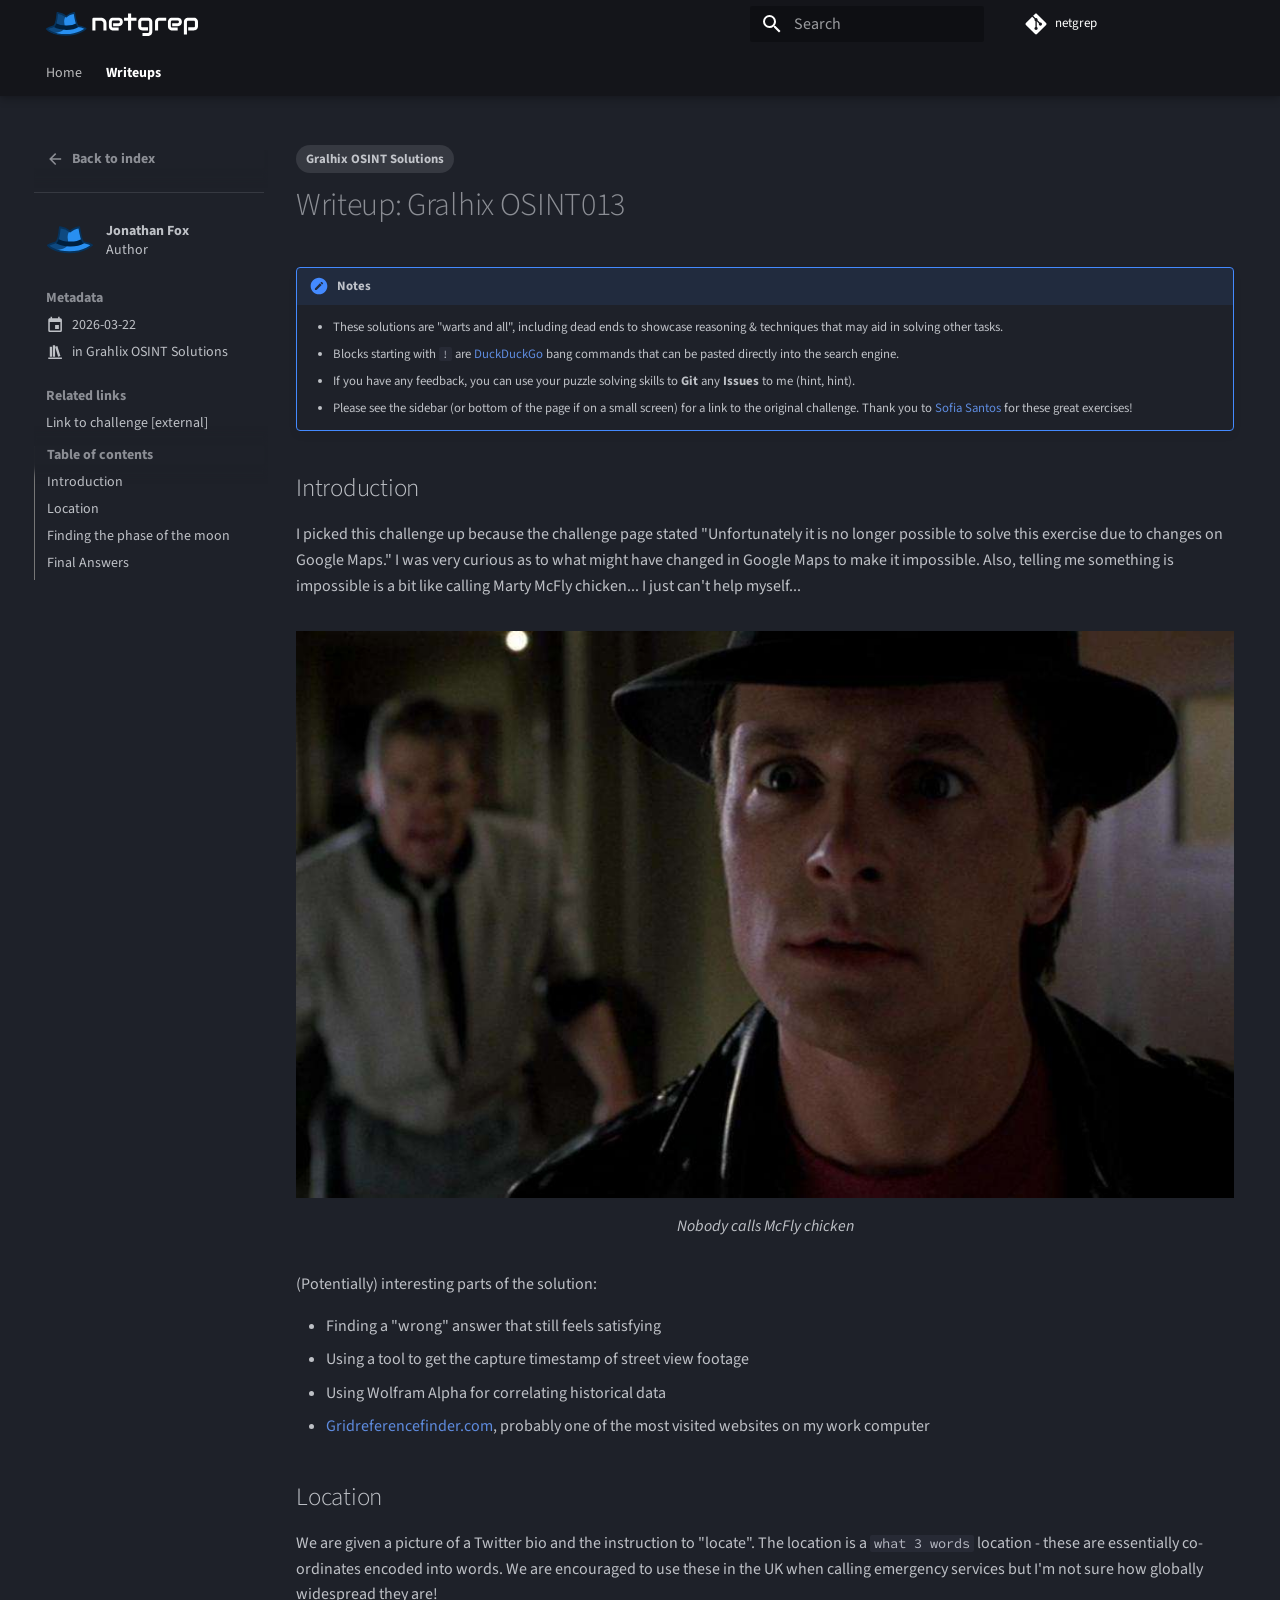
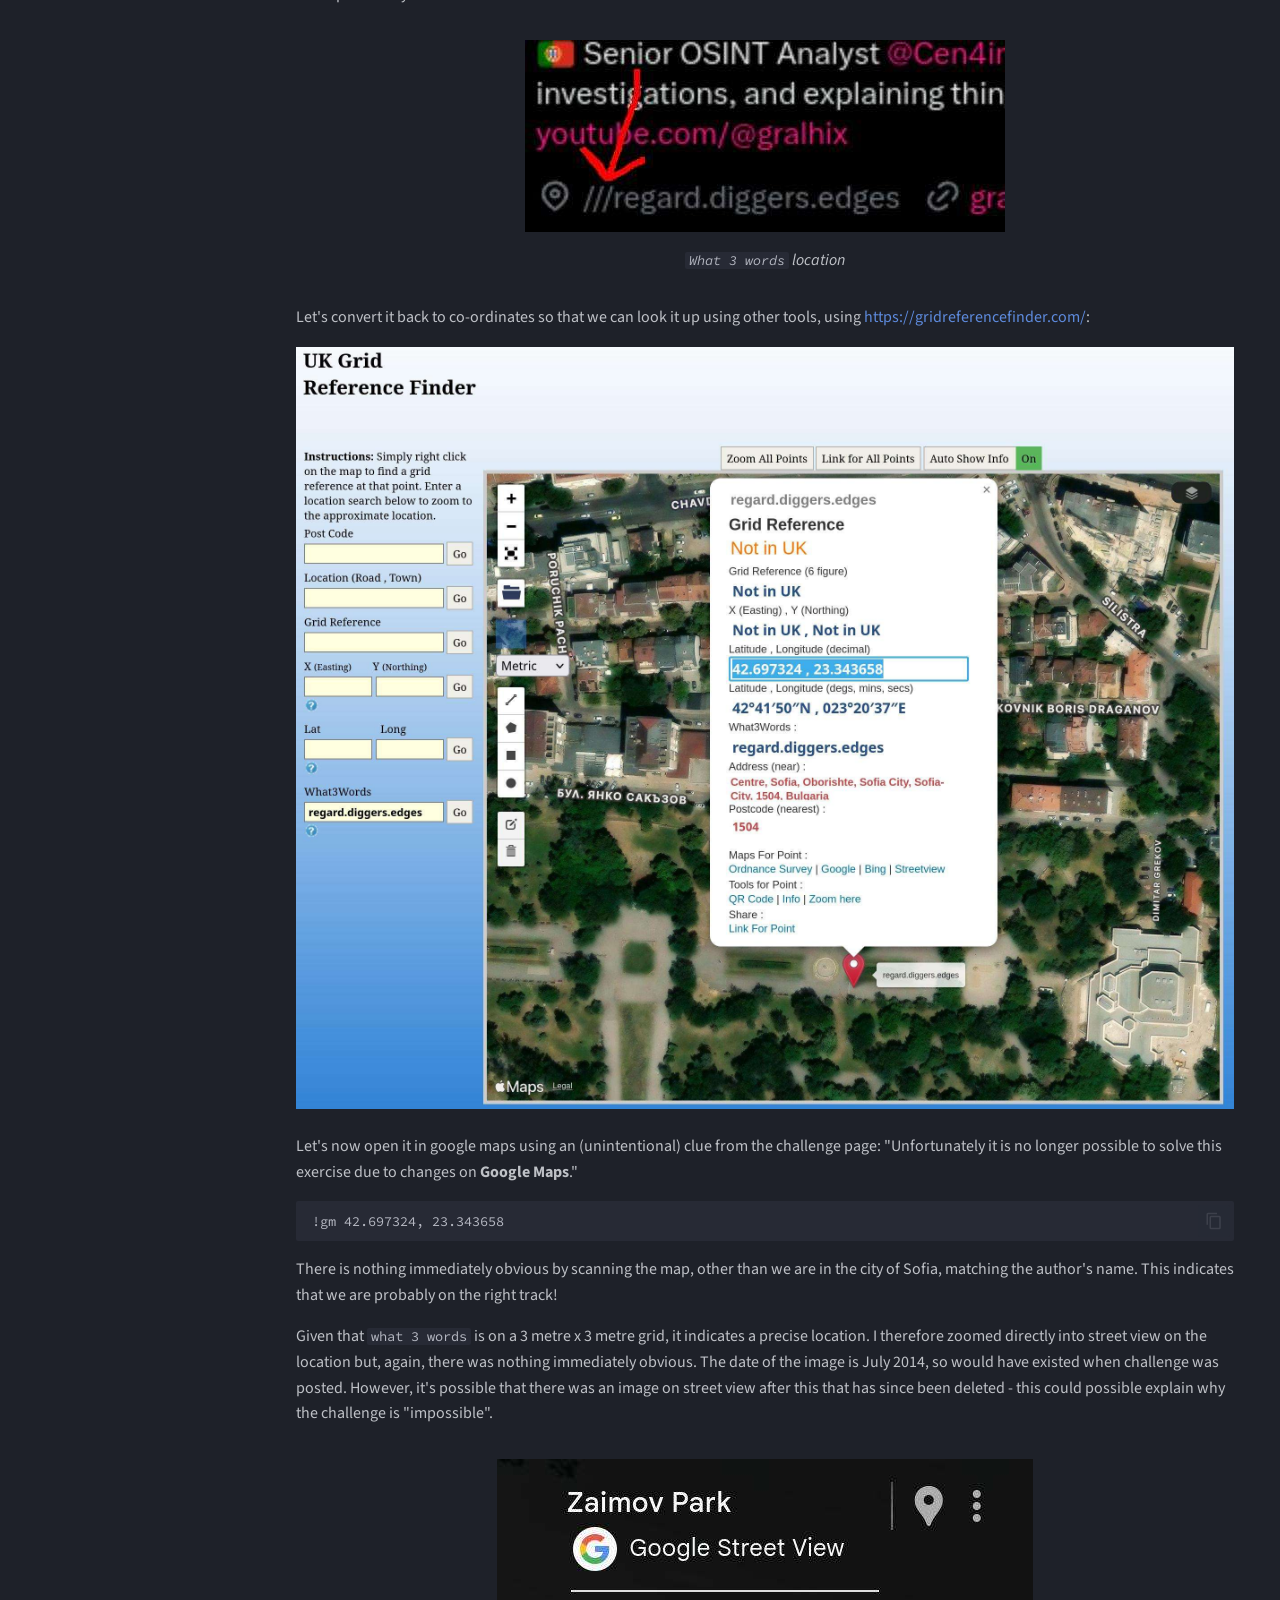
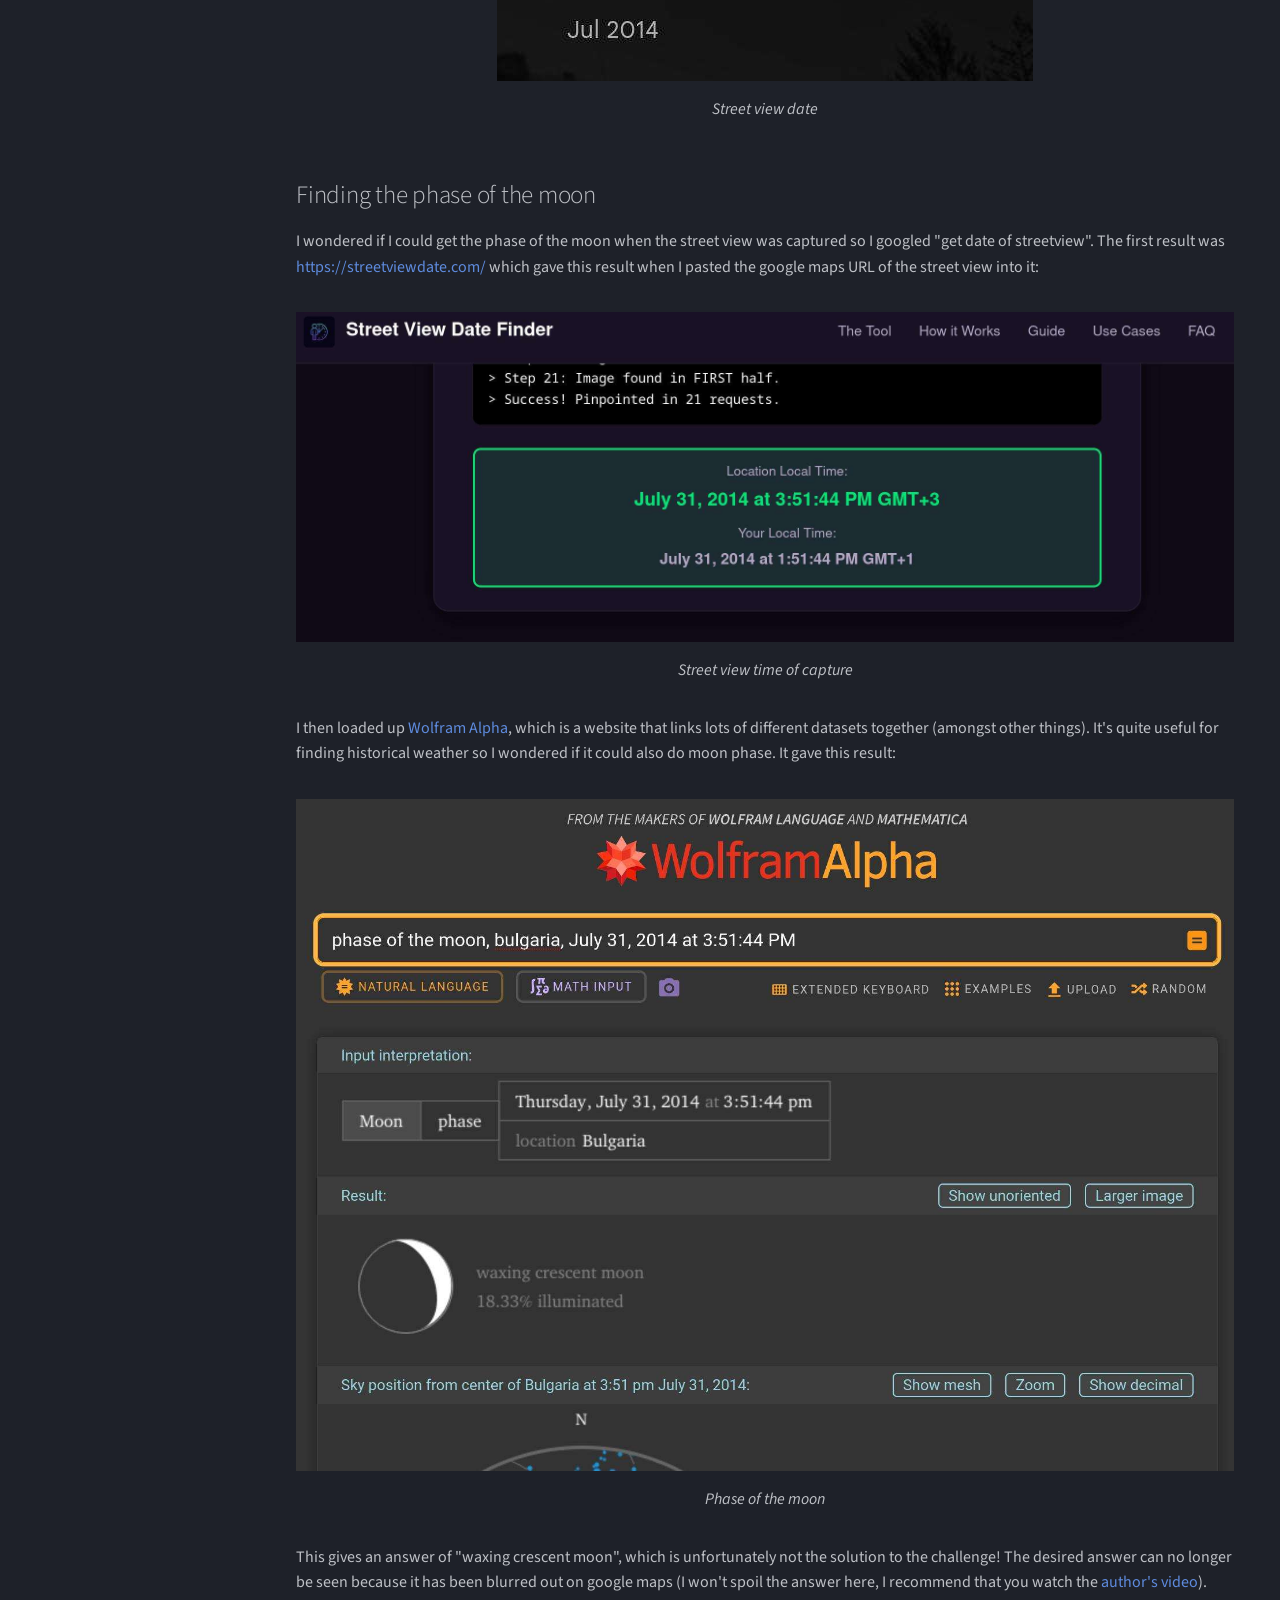
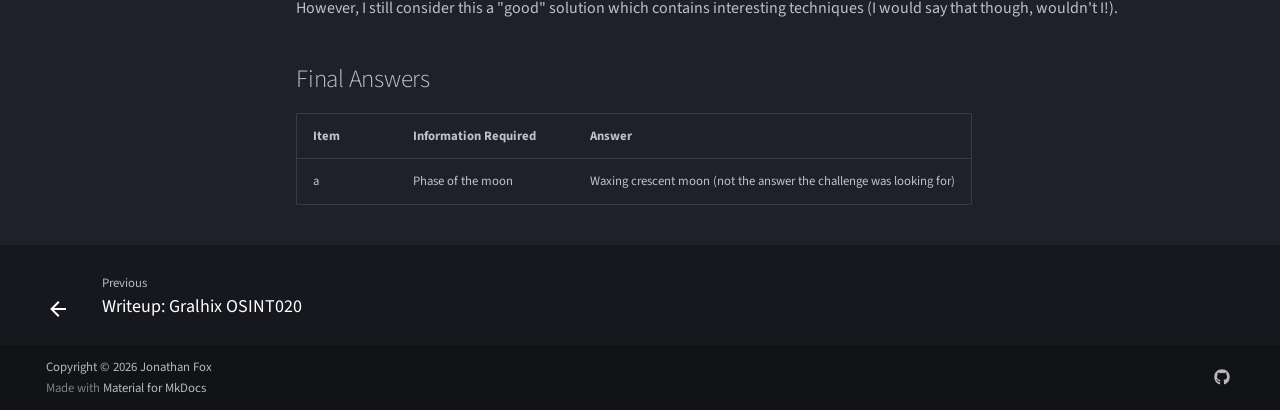
<file: blog/2026/03/22/gralhix_osint013/index.html>
<!DOCTYPE html><html lang=en class=no-js><head><meta charset=utf-8><meta name=viewport content="width=device-width,initial-scale=1"><meta name=description content="Solution writeups for OSINT challenges"><meta name=author content="Jonathan Fox"><link href=https://netgrep.jfox.io/blog/2026/03/22/gralhix_osint013/ rel=canonical><link href=../../16/writeup58-gralhix-osint020/ rel=prev><link rel=icon href=../../../../../img/logo_square.png><meta name=generator content="mkdocs-1.6.1, mkdocs-material-9.7.6"><meta property=og:type content=website><meta property=og:title content="netgrep: OSINT Challenges"><meta property=og:description content="Solution writeups for OSINT challenges."><meta property=og:image content=https://netgrep.jfox.io/img/social_card.png><meta property=og:image:type content=image/png><meta property=og:image:width content=1280><meta property=og:image:height content=640><meta content=https://netgrep.jfox.io/ property=og:url><meta name=twitter:card content=summary_large_image><meta name=twitter:title content="netgrep: OSINT Challenges"><meta name=twitter:description content="Solution writeups for OSINT challenges."><meta name=twitter:image content=https://netgrep.jfox.io/img/social_card.png><meta property=twitter:domain content=netgrep.jfox.io><meta property=twitter:url content=https://netgrep.jfox.io><title>Writeup: Gralhix OSINT013 - netgrep</title><link rel=stylesheet href=../../../../../assets/stylesheets/main.484c7ddc.min.css><link rel=stylesheet href=../../../../../assets/stylesheets/palette.ab4e12ef.min.css><link rel=preconnect href=https://fonts.gstatic.com crossorigin><link rel=stylesheet href="https://fonts.googleapis.com/css?family=Source+Sans+3:300,300i,400,400i,700,700i%7CSource+Code+Pro:400,400i,700,700i&display=fallback"><style>:root{--md-text-font:"Source Sans 3";--md-code-font:"Source Code Pro"}</style><link rel=stylesheet href=../../../../../css/extra.min.css><script>__md_scope=new URL("../../../../..",location),__md_hash=e=>[...e].reduce(((e,_)=>(e<<5)-e+_.charCodeAt(0)),0),__md_get=(e,_=localStorage,t=__md_scope)=>JSON.parse(_.getItem(t.pathname+"."+e)),__md_set=(e,_,t=localStorage,a=__md_scope)=>{try{t.setItem(a.pathname+"."+e,JSON.stringify(_))}catch(e){}}</script><link href=../../../../../assets/stylesheets/glightbox.min.css rel=stylesheet><script src=../../../../../assets/javascripts/glightbox.min.js></script><style id=glightbox-style>
            html.glightbox-open { overflow: initial; height: 100%; }
            .gslide-title { margin-top: 0px; user-select: text; }
            .gslide-desc { color: #666; user-select: text; }
            .gslide-image img { background: white; }
            .gscrollbar-fixer { padding-right: 15px; }
            .gdesc-inner { font-size: 0.75rem; }
            body[data-md-color-scheme="slate"] .gdesc-inner { background: var(--md-default-bg-color); }
            body[data-md-color-scheme="slate"] .gslide-title { color: var(--md-default-fg-color); }
            body[data-md-color-scheme="slate"] .gslide-desc { color: var(--md-default-fg-color); }
        </style></head> <body dir=ltr data-md-color-scheme=slate data-md-color-primary=black data-md-color-accent=indigo> <input class=md-toggle data-md-toggle=drawer type=checkbox id=__drawer autocomplete=off> <input class=md-toggle data-md-toggle=search type=checkbox id=__search autocomplete=off> <label class=md-overlay for=__drawer></label> <div data-md-component=skip> <a href=#introduction class=md-skip> Skip to content </a> </div> <div data-md-component=announce> </div> <header class="md-header md-header--shadow md-header--lifted" data-md-component=header> <nav class="md-header__inner md-grid" aria-label=Header> <a href=../../../../.. title=netgrep class="md-header__button md-logo" aria-label=netgrep data-md-component=logo> <img src=../../../../../img/header.svg alt=logo> </a> <label class="md-header__button md-icon" for=__drawer> <svg xmlns=http://www.w3.org/2000/svg viewbox="0 0 24 24"><path d="M3 6h18v2H3zm0 5h18v2H3zm0 5h18v2H3z"></path></svg> </label> <div class=md-header__title data-md-component=header-title> <div class=md-header__ellipsis> <div class=md-header__topic> <span class=md-ellipsis> netgrep </span> </div> <div class=md-header__topic data-md-component=header-topic> <span class=md-ellipsis> Writeup: Gralhix OSINT013 </span> </div> </div> </div> <label class="md-header__button md-icon" for=__search> <svg xmlns=http://www.w3.org/2000/svg viewbox="0 0 24 24"><path d="M9.5 3A6.5 6.5 0 0 1 16 9.5c0 1.61-.59 3.09-1.56 4.23l.27.27h.79l5 5-1.5 1.5-5-5v-.79l-.27-.27A6.52 6.52 0 0 1 9.5 16 6.5 6.5 0 0 1 3 9.5 6.5 6.5 0 0 1 9.5 3m0 2C7 5 5 7 5 9.5S7 14 9.5 14 14 12 14 9.5 12 5 9.5 5"></path></svg> </label> <div class=md-search data-md-component=search role=dialog> <label class=md-search__overlay for=__search></label> <div class=md-search__inner role=search> <form class=md-search__form name=search> <input type=text class=md-search__input name=query aria-label=Search placeholder=Search autocapitalize=off autocorrect=off autocomplete=off spellcheck=false data-md-component=search-query required> <label class="md-search__icon md-icon" for=__search> <svg xmlns=http://www.w3.org/2000/svg viewbox="0 0 24 24"><path d="M9.5 3A6.5 6.5 0 0 1 16 9.5c0 1.61-.59 3.09-1.56 4.23l.27.27h.79l5 5-1.5 1.5-5-5v-.79l-.27-.27A6.52 6.52 0 0 1 9.5 16 6.5 6.5 0 0 1 3 9.5 6.5 6.5 0 0 1 9.5 3m0 2C7 5 5 7 5 9.5S7 14 9.5 14 14 12 14 9.5 12 5 9.5 5"></path></svg> <svg xmlns=http://www.w3.org/2000/svg viewbox="0 0 24 24"><path d="M20 11v2H8l5.5 5.5-1.42 1.42L4.16 12l7.92-7.92L13.5 5.5 8 11z"></path></svg> </label> <nav class=md-search__options aria-label=Search> <button type=reset class="md-search__icon md-icon" title=Clear aria-label=Clear tabindex=-1> <svg xmlns=http://www.w3.org/2000/svg viewbox="0 0 24 24"><path d="M19 6.41 17.59 5 12 10.59 6.41 5 5 6.41 10.59 12 5 17.59 6.41 19 12 13.41 17.59 19 19 17.59 13.41 12z"></path></svg> </button> </nav> <div class=md-search__suggest data-md-component=search-suggest></div> </form> <div class=md-search__output> <div class=md-search__scrollwrap tabindex=0 data-md-scrollfix> <div class=md-search-result data-md-component=search-result> <div class=md-search-result__meta> Initializing search </div> <ol class=md-search-result__list role=presentation></ol> </div> </div> </div> </div> </div> <div class=md-header__source> <a href=https://github.com/jonathanfox5/netgrep title="Go to repository" class=md-source data-md-component=source> <div class="md-source__icon md-icon"> <svg xmlns=http://www.w3.org/2000/svg viewbox="0 0 448 512"><!-- Font Awesome Free 7.1.0 by @fontawesome - https://fontawesome.com License - https://fontawesome.com/license/free (Icons: CC BY 4.0, Fonts: SIL OFL 1.1, Code: MIT License) Copyright 2025 Fonticons, Inc.--><path d="M439.6 236.1 244 40.5c-5.4-5.5-12.8-8.5-20.4-8.5s-15 3-20.4 8.4L162.5 81l51.5 51.5c27.1-9.1 52.7 16.8 43.4 43.7l49.7 49.7c34.2-11.8 61.2 31 35.5 56.7-26.5 26.5-70.2-2.9-56-37.3L240.3 199v121.9c25.3 12.5 22.3 41.8 9.1 55-6.4 6.4-15.2 10.1-24.3 10.1s-17.8-3.6-24.3-10.1c-17.6-17.6-11.1-46.9 11.2-56v-123c-20.8-8.5-24.6-30.7-18.6-45L142.6 101 8.5 235.1C3 240.6 0 247.9 0 255.5s3 15 8.5 20.4l195.6 195.7c5.4 5.4 12.7 8.4 20.4 8.4s15-3 20.4-8.4l194.7-194.7c5.4-5.4 8.4-12.8 8.4-20.4s-3-15-8.4-20.4"></path></svg> </div> <div class=md-source__repository> netgrep </div> </a> </div> </nav> <nav class=md-tabs aria-label=Tabs data-md-component=tabs> <div class=md-grid> <ul class=md-tabs__list> <li class=md-tabs__item> <a href=../../../../.. class=md-tabs__link> Home </a> </li> <li class="md-tabs__item md-tabs__item--active"> <a href=../../../../ class=md-tabs__link> Writeups </a> </li> </ul> </div> </nav> </header> <div class=md-container data-md-component=container> <main class=md-main data-md-component=main> <div class="md-main__inner md-grid"> <div class="md-sidebar md-sidebar--primary" data-md-component=sidebar data-md-type=navigation hidden> <div class=md-sidebar__scrollwrap> <div class=md-sidebar__inner> <nav class="md-nav md-nav--primary md-nav--lifted md-nav--integrated" aria-label=Navigation data-md-level=0> <label class=md-nav__title for=__drawer> <a href=../../../../.. title=netgrep class="md-nav__button md-logo" aria-label=netgrep data-md-component=logo> <img src=../../../../../img/header.svg alt=logo> </a> netgrep </label> <div class=md-nav__source> <a href=https://github.com/jonathanfox5/netgrep title="Go to repository" class=md-source data-md-component=source> <div class="md-source__icon md-icon"> <svg xmlns=http://www.w3.org/2000/svg viewbox="0 0 448 512"><!-- Font Awesome Free 7.1.0 by @fontawesome - https://fontawesome.com License - https://fontawesome.com/license/free (Icons: CC BY 4.0, Fonts: SIL OFL 1.1, Code: MIT License) Copyright 2025 Fonticons, Inc.--><path d="M439.6 236.1 244 40.5c-5.4-5.5-12.8-8.5-20.4-8.5s-15 3-20.4 8.4L162.5 81l51.5 51.5c27.1-9.1 52.7 16.8 43.4 43.7l49.7 49.7c34.2-11.8 61.2 31 35.5 56.7-26.5 26.5-70.2-2.9-56-37.3L240.3 199v121.9c25.3 12.5 22.3 41.8 9.1 55-6.4 6.4-15.2 10.1-24.3 10.1s-17.8-3.6-24.3-10.1c-17.6-17.6-11.1-46.9 11.2-56v-123c-20.8-8.5-24.6-30.7-18.6-45L142.6 101 8.5 235.1C3 240.6 0 247.9 0 255.5s3 15 8.5 20.4l195.6 195.7c5.4 5.4 12.7 8.4 20.4 8.4s15-3 20.4-8.4l194.7-194.7c5.4-5.4 8.4-12.8 8.4-20.4s-3-15-8.4-20.4"></path></svg> </div> <div class=md-source__repository> netgrep </div> </a> </div> <ul class=md-nav__list data-md-scrollfix> <li class=md-nav__item> <a href=../../../../.. class=md-nav__link> <span class=md-ellipsis> Home </span> </a> </li> <li class="md-nav__item md-nav__item--active md-nav__item--section md-nav__item--nested"> <input class="md-nav__toggle md-toggle " type=checkbox id=__nav_2 checked> <div class="md-nav__link md-nav__container"> <a href=../../../../ class="md-nav__link "> <span class=md-ellipsis> Writeups </span> </a> <label class="md-nav__link " for=__nav_2 id=__nav_2_label tabindex> <span class="md-nav__icon md-icon"></span> </label> </div> <nav class=md-nav data-md-level=1 aria-labelledby=__nav_2_label aria-expanded=true> <label class=md-nav__title for=__nav_2> <span class="md-nav__icon md-icon"></span> Writeups </label> <ul class=md-nav__list data-md-scrollfix> <li class="md-nav__item md-nav__item--nested"> <input class="md-nav__toggle md-toggle " type=checkbox id=__nav_2_2> <label class=md-nav__link for=__nav_2_2 id=__nav_2_2_label tabindex=0> <span class=md-ellipsis> Archive </span> <span class="md-nav__icon md-icon"></span> </label> <nav class=md-nav data-md-level=2 aria-labelledby=__nav_2_2_label aria-expanded=false> <label class=md-nav__title for=__nav_2_2> <span class="md-nav__icon md-icon"></span> Archive </label> <ul class=md-nav__list data-md-scrollfix> <li class=md-nav__item> <a href=../../../../archive/2026/ class=md-nav__link> <span class=md-ellipsis> 2026 </span> </a> </li> </ul> </nav> </li> <li class="md-nav__item md-nav__item--nested"> <input class="md-nav__toggle md-toggle " type=checkbox id=__nav_2_3> <label class=md-nav__link for=__nav_2_3 id=__nav_2_3_label tabindex=0> <span class=md-ellipsis> Categories </span> <span class="md-nav__icon md-icon"></span> </label> <nav class=md-nav data-md-level=2 aria-labelledby=__nav_2_3_label aria-expanded=false> <label class=md-nav__title for=__nav_2_3> <span class="md-nav__icon md-icon"></span> Categories </label> <ul class=md-nav__list data-md-scrollfix> <li class=md-nav__item> <a href=../../../../category/grahlix-osint-solutions/ class=md-nav__link> <span class=md-ellipsis> Grahlix OSINT Solutions </span> </a> </li> </ul> </nav> </li> </ul> </nav> </li> </ul> </nav> </div> </div> </div> <div class="md-content md-content--post" data-md-component=content> <div class="md-sidebar md-sidebar--post" data-md-component=sidebar data-md-type=navigation> <div class=md-sidebar__scrollwrap> <div class="md-sidebar__inner md-post"> <nav class="md-nav md-nav--primary"> <div class=md-post__back> <div class="md-nav__title md-nav__container"> <a href=../../../../ class=md-nav__link> <svg xmlns=http://www.w3.org/2000/svg viewbox="0 0 24 24"><path d="M20 11v2H8l5.5 5.5-1.42 1.42L4.16 12l7.92-7.92L13.5 5.5 8 11z"></path></svg> <span class=md-ellipsis> Back to index </span> </a> </div> </div> <div class="md-post__authors md-typeset"> <div class="md-profile md-post__profile"> <span class="md-author md-author--long"> <img src=../../../../../img/logo_square.svg alt="Jonathan Fox"> </span> <span class=md-profile__description> <strong> Jonathan Fox </strong> <br> Author </span> </div> </div> <ul class="md-post__meta md-nav__list"> <li class="md-nav__item md-nav__item--section"> <div class=md-post__title> <span class=md-ellipsis> Metadata </span> </div> <nav class=md-nav> <ul class=md-nav__list> <li class=md-nav__item> <div class=md-nav__link> <svg xmlns=http://www.w3.org/2000/svg viewbox="0 0 24 24"><path d="M19 19H5V8h14m-3-7v2H8V1H6v2H5c-1.11 0-2 .89-2 2v14a2 2 0 0 0 2 2h14a2 2 0 0 0 2-2V5a2 2 0 0 0-2-2h-1V1m-1 11h-5v5h5z"></path></svg> <time datetime="2026-03-22 00:00:00+00:00" class=md-ellipsis>2026-03-22</time> </div> </li> <li class=md-nav__item> <div class=md-nav__link> <svg xmlns=http://www.w3.org/2000/svg viewbox="0 0 24 24"><path d="M9 3v15h3V3zm3 2 4 13 3-1-4-13zM5 5v13h3V5zM3 19v2h18v-2z"></path></svg> <span class=md-ellipsis> in <a href=../../../../category/grahlix-osint-solutions/ >Grahlix OSINT Solutions</a></span> </div> </li> </ul> </nav> </li> </ul> <ul class="md-post__meta md-nav__list"> <li class="md-nav__item md-nav__item--section"> <div class=md-post__title> <span class=md-ellipsis> Related links </span> </div> <nav class=md-nav> <ul class=md-nav__list> <li class=md-nav__item> <a href=https://gralhix.com/list-of-osint-exercises/osint-exercise-013/ class=md-nav__link> <span class=md-ellipsis> Link to challenge [external] </span> </a> </li> </ul> </nav> </li> </ul> </nav> <nav class="md-nav md-nav--secondary" aria-label="Table of contents"> <label class=md-nav__title for=__toc> <span class="md-nav__icon md-icon"></span> Table of contents </label> <ul class=md-nav__list data-md-component=toc data-md-scrollfix> <li class=md-nav__item> <a href=#introduction class=md-nav__link> <span class=md-ellipsis> Introduction </span> </a> </li> <li class=md-nav__item> <a href=#location class=md-nav__link> <span class=md-ellipsis> Location </span> </a> </li> <li class=md-nav__item> <a href=#finding-the-phase-of-the-moon class=md-nav__link> <span class=md-ellipsis> Finding the phase of the moon </span> </a> </li> <li class=md-nav__item> <a href=#final-answers class=md-nav__link> <span class=md-ellipsis> Final Answers </span> </a> </li> </ul> </nav> </div> </div> </div> <article class="md-content__inner md-typeset"> <nav class=md-tags> <span class=md-tag>Gralhix OSINT Solutions</span> </nav> <h1>Writeup: Gralhix OSINT013</h1> <div class="admonition notes"> <p class=admonition-title>Notes</p> <ul> <li>These solutions are "warts and all", including dead ends to showcase reasoning &amp; techniques that may aid in solving other tasks.</li> <li>Blocks starting with <code>!</code> are <a href=https://www.duckduckgo.com>DuckDuckGo</a> bang commands that can be pasted directly into the search engine.</li> <li>If you have any feedback, you can use your puzzle solving skills to <strong>Git</strong> any <strong>Issues</strong> to me (hint, hint).</li> <li>Please see the sidebar (or bottom of the page if on a small screen) for a link to the original challenge. Thank you to <a href=https://gralhix.com/ >Sofia Santos</a> for these great exercises!</li> </ul> </div> <h2 id=introduction>Introduction</h2> <p>I picked this challenge up because the challenge page stated "Unfortunately it is no longer possible to solve this exercise due to changes on Google Maps." I was very curious as to what might have changed in Google Maps to make it impossible. Also, telling me something is impossible is a bit like calling Marty McFly chicken... I just can't help myself...</p> <figure> <p><a class=glightbox data-type=image data-width=auto data-height=auto href=../../../../gralhix_solutions/osint013/chicken.jpeg data-title="Nobody calls McFly chicken" data-desc-position=bottom><img alt="Nobody calls McFly chicken" src=../../../../gralhix_solutions/osint013/chicken.jpeg></a></p> <figcaption> <p>Nobody calls McFly chicken</p> </figcaption> </figure> <p>(Potentially) interesting parts of the solution:</p> <ul> <li>Finding a "wrong" answer that still feels satisfying</li> <li>Using a tool to get the capture timestamp of street view footage</li> <li>Using Wolfram Alpha for correlating historical data</li> <li><a href=https://gridreferencefinder.com/ >Gridreferencefinder.com</a>, probably one of the most visited websites on my work computer</li> </ul> <h2 id=location>Location</h2> <p>We are given a picture of a Twitter bio and the instruction to "locate". The location is a <code>what 3 words</code> location - these are essentially co-ordinates encoded into words. We are encouraged to use these in the UK when calling emergency services but I'm not sure how globally widespread they are!</p> <figure> <p><a class=glightbox data-type=image data-width=auto data-height=auto href=../../../../gralhix_solutions/osint013/locate.jpeg data-title="What 3 words location" data-desc-position=bottom><img alt="What 3 words location" src=../../../../gralhix_solutions/osint013/locate.jpeg></a></p> <figcaption> <p><code>What 3 words</code> location</p> </figcaption> </figure> <p>Let's convert it back to co-ordinates so that we can look it up using other tools, using <a href=https://gridreferencefinder.com/ >https://gridreferencefinder.com/</a>:</p> <p><a class=glightbox data-type=image data-width=auto data-height=auto href=../../../../gralhix_solutions/osint013/grf.jpeg data-title="Grid reference finder" data-desc-position=bottom><img alt="Grid reference finder" src=../../../../gralhix_solutions/osint013/grf.jpeg></a></p> <p>Let's now open it in google maps using an (unintentional) clue from the challenge page: "Unfortunately it is no longer possible to solve this exercise due to changes on <strong>Google Maps</strong>."</p> <div class="language-text highlight"><pre><span></span><code><span id=__span-0-1><a id=__codelineno-0-1 name=__codelineno-0-1 href=#__codelineno-0-1></a>!gm 42.697324, 23.343658
</span></code></pre></div> <p>There is nothing immediately obvious by scanning the map, other than we are in the city of Sofia, matching the author's name. This indicates that we are probably on the right track!</p> <p>Given that <code>what 3 words</code> is on a 3 metre x 3 metre grid, it indicates a precise location. I therefore zoomed directly into street view on the location but, again, there was nothing immediately obvious. The date of the image is July 2014, so would have existed when challenge was posted. However, it's possible that there was an image on street view after this that has since been deleted - this could possible explain why the challenge is "impossible".</p> <figure> <p><a class=glightbox data-type=image data-width=auto data-height=auto href=../../../../gralhix_solutions/osint013/gm_date.jpeg data-title="Street view date" data-desc-position=bottom><img alt="Street view date" src=../../../../gralhix_solutions/osint013/gm_date.jpeg></a></p> <figcaption> <p>Street view date</p> </figcaption> </figure> <h2 id=finding-the-phase-of-the-moon>Finding the phase of the moon</h2> <p>I wondered if I could get the phase of the moon when the street view was captured so I googled "get date of streetview". The first result was <a href=https://streetviewdate.com/ >https://streetviewdate.com/</a> which gave this result when I pasted the google maps URL of the street view into it:</p> <figure> <p><a class=glightbox data-type=image data-width=auto data-height=auto href=../../../../gralhix_solutions/osint013/pano_date.jpeg data-title="Street view time of capture" data-desc-position=bottom><img alt="Street view time of capture" src=../../../../gralhix_solutions/osint013/pano_date.jpeg></a></p> <figcaption> <p>Street view time of capture</p> </figcaption> </figure> <p>I then loaded up <a href=https://www.wolframalpha.com>Wolfram Alpha</a>, which is a website that links lots of different datasets together (amongst other things). It's quite useful for finding historical weather so I wondered if it could also do moon phase. It gave this result:</p> <figure> <p><a class=glightbox data-type=image data-width=auto data-height=auto href=../../../../gralhix_solutions/osint013/wa.jpeg data-title="Phase of the moon" data-desc-position=bottom><img alt="Phase of the moon" src=../../../../gralhix_solutions/osint013/wa.jpeg></a></p> <figcaption> <p>Phase of the moon</p> </figcaption> </figure> <p>This gives an answer of "waxing crescent moon", which is unfortunately not the solution to the challenge! The desired answer can no longer be seen because it has been blurred out on google maps (I won't spoil the answer here, I recommend that you watch the <a href="https://www.youtube.com/watch?v=pgu3iFvyBPQ">author's video</a>). However, I still consider this a "good" solution which contains interesting techniques (I would say that though, wouldn't I!).</p> <h2 id=final-answers>Final Answers</h2> <table> <thead> <tr> <th>Item</th> <th>Information Required</th> <th>Answer</th> </tr> </thead> <tbody> <tr> <td>a</td> <td>Phase of the moon</td> <td>Waxing crescent moon (not the answer the challenge was looking for)</td> </tr> </tbody> </table> </article> </div> <script>var target=document.getElementById(location.hash.slice(1));target&&target.name&&(target.checked=target.name.startsWith("__tabbed_"))</script> </div> </main> <footer class=md-footer> <nav class="md-footer__inner md-grid" aria-label=Footer> <a href=../../16/writeup58-gralhix-osint020/ class="md-footer__link md-footer__link--prev" aria-label="Previous: Writeup&#58; Gralhix OSINT020"> <div class="md-footer__button md-icon"> <svg xmlns=http://www.w3.org/2000/svg viewbox="0 0 24 24"><path d="M20 11v2H8l5.5 5.5-1.42 1.42L4.16 12l7.92-7.92L13.5 5.5 8 11z"></path></svg> </div> <div class=md-footer__title> <span class=md-footer__direction> Previous </span> <div class=md-ellipsis> Writeup: Gralhix OSINT020 </div> </div> </a> </nav> <div class="md-footer-meta md-typeset"> <div class="md-footer-meta__inner md-grid"> <div class=md-copyright> <div class=md-copyright__highlight> Copyright © 2026 Jonathan Fox </div> Made with <a href=https://squidfunk.github.io/mkdocs-material/ target=_blank rel=noopener> Material for MkDocs </a> </div> <div class=md-social> <a href=https://github.com/jonathanfox5/netgrep target=_blank rel=noopener title="netgrep on Github" class=md-social__link> <svg xmlns=http://www.w3.org/2000/svg viewbox="0 0 512 512"><!-- Font Awesome Free 7.1.0 by @fontawesome - https://fontawesome.com License - https://fontawesome.com/license/free (Icons: CC BY 4.0, Fonts: SIL OFL 1.1, Code: MIT License) Copyright 2025 Fonticons, Inc.--><path d="M173.9 397.4c0 2-2.3 3.6-5.2 3.6-3.3.3-5.6-1.3-5.6-3.6 0-2 2.3-3.6 5.2-3.6 3-.3 5.6 1.3 5.6 3.6m-31.1-4.5c-.7 2 1.3 4.3 4.3 4.9 2.6 1 5.6 0 6.2-2s-1.3-4.3-4.3-5.2c-2.6-.7-5.5.3-6.2 2.3m44.2-1.7c-2.9.7-4.9 2.6-4.6 4.9.3 2 2.9 3.3 5.9 2.6 2.9-.7 4.9-2.6 4.6-4.6-.3-1.9-3-3.2-5.9-2.9M252.8 8C114.1 8 8 113.3 8 252c0 110.9 69.8 205.8 169.5 239.2 12.8 2.3 17.3-5.6 17.3-12.1 0-6.2-.3-40.4-.3-61.4 0 0-70 15-84.7-29.8 0 0-11.4-29.1-27.8-36.6 0 0-22.9-15.7 1.6-15.4 0 0 24.9 2 38.6 25.8 21.9 38.6 58.6 27.5 72.9 20.9 2.3-16 8.8-27.1 16-33.7-55.9-6.2-112.3-14.3-112.3-110.5 0-27.5 7.6-41.3 23.6-58.9-2.6-6.5-11.1-33.3 2.6-67.9 20.9-6.5 69 27 69 27 20-5.6 41.5-8.5 62.8-8.5s42.8 2.9 62.8 8.5c0 0 48.1-33.6 69-27 13.7 34.7 5.2 61.4 2.6 67.9 16 17.7 25.8 31.5 25.8 58.9 0 96.5-58.9 104.2-114.8 110.5 9.2 7.9 17 22.9 17 46.4 0 33.7-.3 75.4-.3 83.6 0 6.5 4.6 14.4 17.3 12.1C436.2 457.8 504 362.9 504 252 504 113.3 391.5 8 252.8 8M105.2 352.9c-1.3 1-1 3.3.7 5.2 1.6 1.6 3.9 2.3 5.2 1 1.3-1 1-3.3-.7-5.2-1.6-1.6-3.9-2.3-5.2-1m-10.8-8.1c-.7 1.3.3 2.9 2.3 3.9 1.6 1 3.6.7 4.3-.7.7-1.3-.3-2.9-2.3-3.9-2-.6-3.6-.3-4.3.7m32.4 35.6c-1.6 1.3-1 4.3 1.3 6.2 2.3 2.3 5.2 2.6 6.5 1 1.3-1.3.7-4.3-1.3-6.2-2.2-2.3-5.2-2.6-6.5-1m-11.4-14.7c-1.6 1-1.6 3.6 0 5.9s4.3 3.3 5.6 2.3c1.6-1.3 1.6-3.9 0-6.2-1.4-2.3-4-3.3-5.6-2"></path></svg> </a> </div> </div> </div> </footer> </div> <div class=md-dialog data-md-component=dialog> <div class="md-dialog__inner md-typeset"></div> </div> <script id=__config type=application/json>{"annotate": null, "base": "../../../../..", "features": ["content.code.copy", "navigation.footer", "navigation.tabs", "navigation.tabs.sticky", "navigation.instant", "navigation.indexes", "search.suggest", "toc.integrate"], "search": "../../../../../assets/javascripts/workers/search.2c215733.min.js", "tags": null, "translations": {"clipboard.copied": "Copied to clipboard", "clipboard.copy": "Copy to clipboard", "search.result.more.one": "1 more on this page", "search.result.more.other": "# more on this page", "search.result.none": "No matching documents", "search.result.one": "1 matching document", "search.result.other": "# matching documents", "search.result.placeholder": "Type to start searching", "search.result.term.missing": "Missing", "select.version": "Select version"}, "version": null}</script> <script src=../../../../../assets/javascripts/bundle.79ae519e.min.js></script> <script src=../../../../../javascript/tablesort.min.js></script> <script src=../../../../../javascript/tablesort_select.min.js></script> <script id=init-glightbox>const lightbox = GLightbox({"touchNavigation": true, "loop": false, "zoomable": true, "draggable": true, "openEffect": "zoom", "closeEffect": "zoom", "slideEffect": "slide"});
document$.subscribe(()=>{ lightbox.reload(); });
</script></body></html>
</file>
